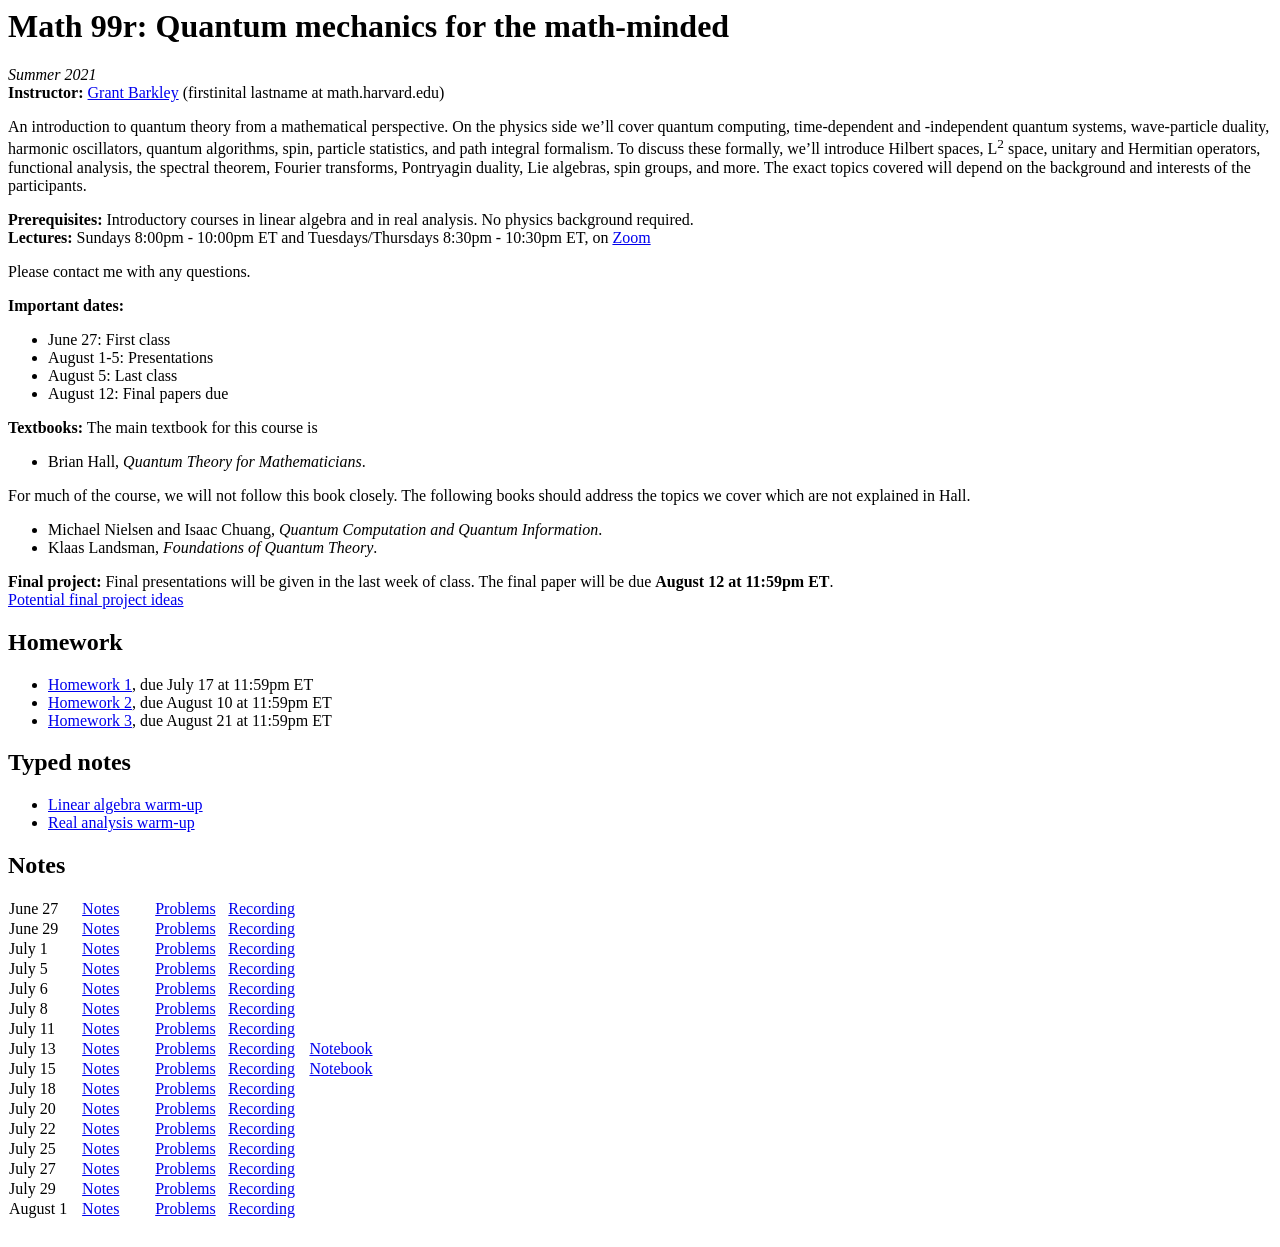
<file: qmmm21/index.html>
<html>
<head>
		<meta name="author" content="Grant Barkley">
		<meta name="description" content="QM for the MM Summer 2021">
		<title>QMMM 2021</title>
		<link rel="icon" href="https://www.harvard.edu/wp-content/uploads/2020/10/cropped-logo-branding-compressed-150x150.png" sizes="32x32">
		<link rel="icon" href="https://www.harvard.edu/wp-content/uploads/2020/10/cropped-logo-branding-compressed-300x300.png" sizes="192x192">
		<link rel="apple-touch-icon" href="https://www.harvard.edu/wp-content/uploads/2020/10/cropped-logo-branding-compressed-190x190.png">
		<meta name="msapplication-TileImage" content="https://www.harvard.edu/wp-content/uploads/2020/10/cropped-logo-branding-compressed-300x300.png">
</head>
<body>
<div>
<h1>Math 99r: Quantum mechanics for the math-minded</h1>
</div>
<div>
<em>Summer 2021</em>
<br /><strong>Instructor:</strong> <a href="../">Grant Barkley</a> (firstinital lastname at math.harvard.edu)
</div>
<div>
<p>An introduction to quantum theory from a mathematical perspective. On the physics side we&rsquo;ll cover quantum computing, time-dependent and -independent quantum systems, wave-particle duality, harmonic oscillators, quantum algorithms, spin, particle statistics, and path integral formalism. To discuss these formally, we&rsquo;ll introduce Hilbert spaces, L<sup>2</sup> space, unitary and Hermitian operators, functional analysis, the spectral theorem, Fourier transforms, Pontryagin duality, Lie algebras, spin groups, and more. The exact topics covered will depend on the background and interests of the participants.</p>
</div>
<div>
<p><strong>Prerequisites:</strong> Introductory courses in linear algebra and in real analysis. No physics background required.<br /><strong>Lectures:</strong> Sundays 8:00pm - 10:00pm ET and Tuesdays/Thursdays 8:30pm - 10:30pm ET, on <a href="https://harvard.zoom.us/j/99271602274">Zoom</a></p>
</div>
<div>
<p>Please contact me with any questions.</p>
</div>
<div>
<p><strong>Important dates:</strong></p>
<ul>
<li>June 27: First class</li>
<li>August 1-5: Presentations</li>
<li>August 5: Last class</li>
<li>August 12: Final papers due</li>
</ul>
<p><strong>Textbooks:</strong> The main textbook for this course is</p>
<ul>
<li>Brian Hall, <em>Quantum Theory for Mathematicians</em>.</li>
</ul>
<p>For much of the course, we will not follow this book closely. The following books should address the topics we cover which are not explained in Hall.</p>
<ul>
<li>Michael Nielsen and Isaac Chuang, <em>Quantum Computation and Quantum Information</em>.</li>
<li>Klaas Landsman, <em>Foundations of Quantum Theory</em>.</li>
</ul>
<p><strong>Final project:</strong> Final presentations will be given in the last week of class. The final paper will be due <strong>August 12 at 11:59pm ET</strong>.
<br /><a href="ProjectIdeaList.pdf">Potential final project ideas</a></p>
<h2>Homework</h2>
<ul>
<li><a href="HW1.pdf">Homework 1</a>, due July 17 at 11:59pm ET</li>
<li><a href="HW2.pdf">Homework 2</a>, due August 10 at 11:59pm ET</li>
<li><a href="HW3.pdf">Homework 3</a>, due August 21 at 11:59pm ET</li>
</ul>
<h2>Typed notes</h2>
<ul>
<li><a href="VectorSpaces.pdf">Linear algebra warm-up</a></li>
<li><a href="Analysis.pdf">Real analysis warm-up</a></li>
</ul>
<h2>Notes</h2>
<table style="width: auto; border-collapse: collapse; border-style: hidden;" border="0">
<tbody>
<tr>
<td>June 27</td>
<td><a href="Note Jun 27, 2021.pdf">Notes</a></td>
<td><a href="PJun27.pdf">Problems</a></td>
<td><a href="https://harvard.zoom.us/rec/share/hr1fHN_zIXKXTaEk3ZhdRq1sppniLJnKdpZZBlMI5zSYxu4UsL2MmqT0nKqbWADw.h9-QAWkRU2MRugtv">Recording</a></td>
</tr>
<tr>
<td>June 29</td>
<td><a href="Note Jun 29, 2021.pdf">Notes</a></td>
<td><a href="PJun29.pdf">Problems</a></td>
<td><a href="https://harvard.zoom.us/rec/share/AhPYoU88gVY2PaKUWQ1G19r8rXQCD7Oo2h0eDwuhl2ghW7053Zv4fn6F7hRSC_wV.03tOYUvHHu8ktjsZ">Recording</a></td>
</tr>
<tr>
<td>July 1</td>
<td><a href="Note Jul 1, 2021.pdf">Notes</a></td>
<td><a href="PJul1.pdf">Problems</a></td>
<td><a href="https://harvard.zoom.us/rec/share/xLT1iJdRFMc3oXzWYzdBfb1PF0L0Df8F4DQ0P7TVloOqa0CcjBlNTkL0VMbkjVBP.RMdGEDKh1g-ooBfJ">Recording</a></td>
</tr>
<tr>
<td>July 5</td>
<td><a href="Note Jul 5, 2021.pdf">Notes</a></td>
<td><a href="PJul5.pdf">Problems</a></td>
<td><a href="https://harvard.zoom.us/rec/share/BiArN_oVxd3rSVff2hzfYe8i2kVp-CPor60ZO37l_2Gek7ky36iLj6dQBePJXUka.CKQMkVfWfWdnqAIe">Recording</a></td>
</tr>
<tr>
<td>July 6</td>
<td><a href="Note Jul 6, 2021.pdf">Notes</a></td>
<td><a href="PJul6.pdf">Problems</a></td>
<td><a href="https://harvard.zoom.us/rec/share/9pW7AA1F4kr91dRN-m4U4E9uUmEAXGcrs7ypQ08Dym_PRV6W6ScF8T842smK71Nk.1O5zq_YYD2AnSpCM">Recording</a></td>
</tr>
<tr>
<td>July 8</td>
<td><a href="Note Jul 8, 2021.pdf">Notes</a></td>
<td><a href="PJul8.pdf">Problems</a></td>
<td><a href="https://harvard.zoom.us/rec/share/UXzWAuhKnJGwzVsSzaIMjpnS5TzPdFecd6t5man_oC3CrQSr6piL0onvJ4QX7JpM.l6o6HBVr_Xiefc6W">Recording</a></td>
</tr>
<tr>
<td>July 11</td>
<td><a href="Note Jul 11, 2021.pdf">Notes</a></td>
<td><a href="PJul11.pdf">Problems</a></td>
<td><a href="https://harvard.zoom.us/rec/share/OYw2ZyKySIAWl0NFo83e58xFOWwzAn65bfYqt4Lx_c_zFEVyCuHXky_YLamGDzk.SK5WdOOIo22MoFFd">Recording</a></td>
</tr>
<tr>
<td>July 13</td>
<td><a href="Note Jul 13, 2021.pdf">Notes</a></td>
<td><a href="PJul13.pdf">Problems</a></td>
<td><a href="https://harvard.zoom.us/rec/share/kMunVM3A-GYAmNqmVb_nJKUYKQHnNKjut4HphveoUKFH4m486Bv4Zp6qyvtA6d1K.yeKlkxeJ79Szcf43">Recording</a></td>
<td>&nbsp;&nbsp;<a href="discreteparticle.nb">Notebook</a></td>
</tr>
<tr>
<td>July 15</td>
<td><a href="Note Jul 15, 2021.pdf">Notes</a></td>
<td><a href="PJul15.pdf">Problems</a></td>
<td><a href="https://harvard.zoom.us/rec/share/qWSeGdx-K8n47ECfbZnbVabRQGbu3BWT64NtMUcv82Ljrybd-q0i1YTHakcrCVIw.mannoIJPsiUOB2Lz">Recording</a></td>
<td>&nbsp;&nbsp;<a href="discreteparticletime.nb">Notebook</a></td>
</tr>
<tr>
<td>July 18</td>
<td><a href="Note Jul 18, 2021.pdf">Notes</a></td>
<td><a href="PJul18.pdf">Problems</a></td>
<td><a href="https://harvard.zoom.us/rec/share/NH1aXAl-VsL787gNw-vQw9bkc3yHhgo8E8mIwy5PAFJw2FXOpdadDd_JCHZP5Mha.WnmIRvGF37Jcnwxu">Recording</a></td>
</tr>
<tr>
<td>July 20</td>
<td><a href="Note Jul 20, 2021.pdf">Notes</a></td>
<td><a href="PJul20.pdf">Problems</a></td>
<td><a href="https://harvard.zoom.us/rec/share/uBTFrrmz6Ds2Zch96OlHeTHKQ0nb-M97pfvqEmYJ1Dv3rIIFo4u6HRV2WIvnph-O.r8jWMCCAdFADLmuI">Recording</a></td>
</tr>
<tr>
<td>July 22</td>
<td><a href="Note Jul 22, 2021.pdf">Notes</a></td>
<td><a href="PJul22.pdf">Problems</a></td>
<td><a href="https://harvard.zoom.us/rec/share/vhpDDx-vk8bOVrvo5s3VPxRQpZh1Y1r_aS6Y0A8zhx638y7pYfh-vv8PUBtjs2xM.HGJ4s6XQ4UWblLil">Recording</a></td>
</tr>
<tr>
<td>July 25</td>
<td><a href="Note Jul 25, 2021.pdf">Notes</a></td>
<td><a href="PJul25.pdf">Problems</a></td>
<td><a href="https://harvard.zoom.us/rec/share/_7r5DEAssMLT1pm6s142zzqZNMFfTvgXOdX4iCiija4v7eQWhslp9rgnLSxSDRLv.NmcWP_PdT7MT24Jd">Recording</a></td>
</tr>
<tr>
<td>July 27</td>
<td><a href="Note Jul 27, 2021.pdf">Notes</a></td>
<td><a href="PJul27.pdf">Problems</a></td>
<td><a href="https://harvard.zoom.us/rec/share/LGtyo3cGd6LbJUCcg4lGZAPtjhLW4OgYrwH9GD9zSCJtnDw2rVyDARxWivrd4o3v.MWwIVnsGaHpcejp_">Recording</a></td>
</tr>
<tr>
<td>July 29</td>
<td><a href="Note Jul 29, 2021.pdf">Notes</a></td>
<td><a href="PJul29.pdf">Problems</a></td>
<td><a href="https://harvard.zoom.us/rec/share/AfTGI0p4XY5w3bMWQz2Qgq--N0GNtyFy8HxBpTSLznr_bH013J02ZahbQ6kxIkJQ.bWjPh0pmgVJUMJbA">Recording</a></td>
</tr>
<tr>
<td>August 1</td>
<td><a href="Note Aug 1, 2021.pdf">Notes</a></td>
<td><a href="PAug1.pdf">Problems</a></td>
<td><a href="https://harvard.zoom.us/rec/share/Ow0hip2j1njxZKhskeUIc40cHsxZ4foZg9SgcZaDA8OrBRjwAok5vPyRnjnIICYQ.pYQ8KzJRLiNelhkk">Recording</a></td>
</tr>
<tr>
<td style="width: 20%;">&nbsp;</td>
<td style="width: 20%;">&nbsp;</td>
<td style="width: 20%;">&nbsp;</td>
<td style="width: 20%;">&nbsp;</td>
<td style="width: 20%;">&nbsp;</td>
</tr>
</tbody>
</table>
</div>
</body>
</html>
</file>
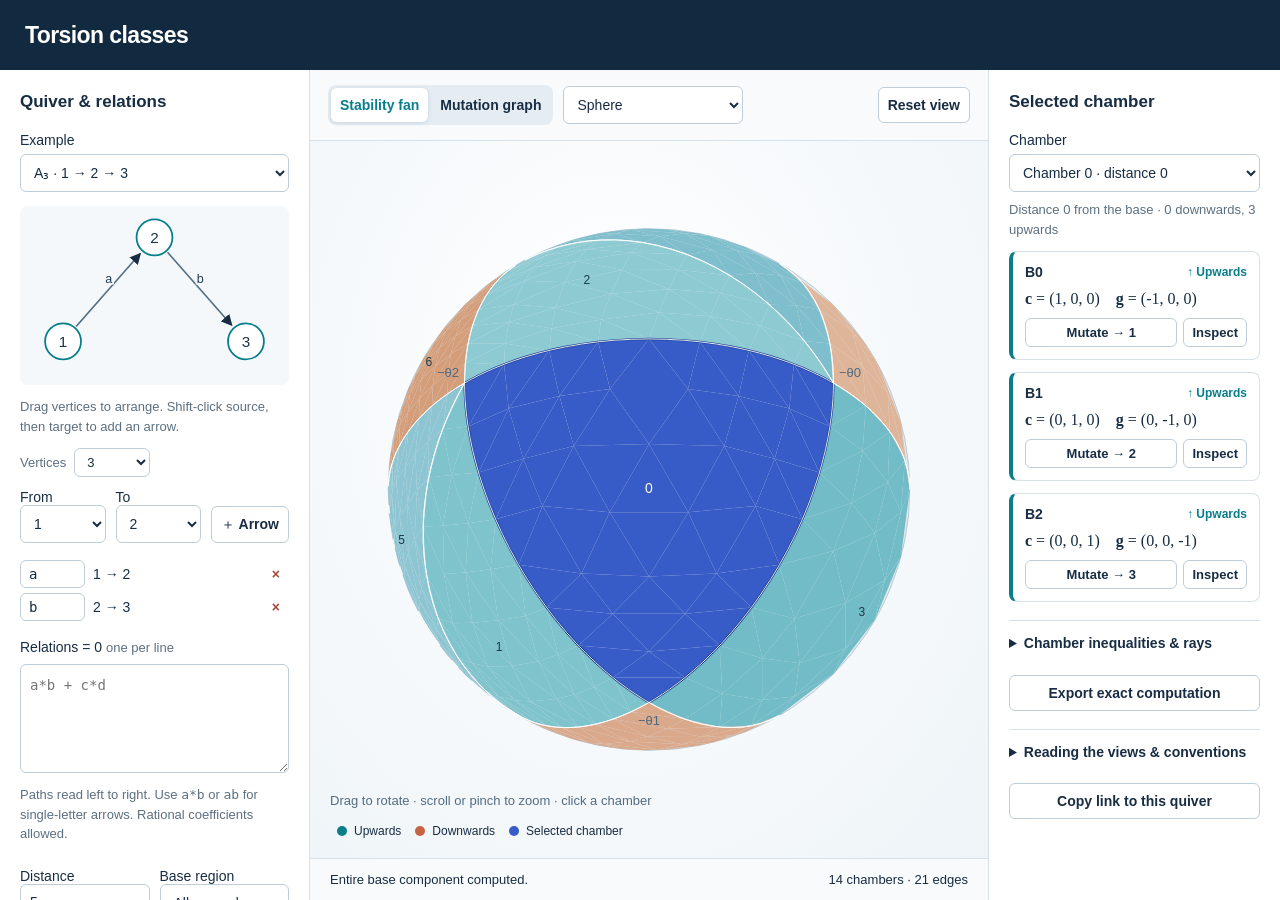
<file: apps/tilting/index.html>
<!doctype html>
<html lang="en"><head><meta charset="utf-8"><meta name="viewport" content="width=device-width,initial-scale=1"><title>Torsion classes</title><meta name="description" content="An offline laboratory for quiver representations, two-term simple-minded mutation, and stability chambers."><style>:root{font-family:Inter,Segoe UI,Arial,sans-serif;color:#182d43;background:#eaf0f5;font-size:16px;--line:#d7e1e9;--teal:#087e8b;--red:#c66345;--blue:#385cc7}*{box-sizing:border-box}body{margin:0}header{height:70px;background:#112a40;color:white;display:flex;align-items:center;justify-content:space-between;padding:0 25px;gap:18px}header strong{font-size:23px;letter-spacing:-.6px}.subtitle{font-size:14px;margin-left:22px;color:#b8cadb}.badge{font-size:13px;border:1px solid #496174;padding:7px 12px;border-radius:20px;white-space:nowrap}main{display:grid;grid-template-columns:310px minmax(360px,1fr) 292px;min-height:calc(100vh - 70px)}aside{background:#fff;padding:22px 20px;overflow:auto;max-height:calc(100vh - 70px)}.editor{border-right:1px solid var(--line)}.inspector{border-left:1px solid var(--line)}h2{font-size:17px;margin:0 0 20px;font-weight:650}label{font-size:14px;display:block;margin:12px 0 6px}button,input,select,textarea{font:inherit;font-size:14px;border:1px solid #bfcdd9;border-radius:6px;color:inherit;background:white;padding:9px;max-width:100%}button{cursor:pointer;font-weight:550;transition:background .12s}button:hover{background:#e7f0f5}button:disabled{opacity:.48;cursor:default}button:focus-visible,input:focus-visible,select:focus-visible,textarea:focus-visible,summary:focus-visible{outline:3px solid #92cbd3;outline-offset:2px}select,textarea,label>input,label>select{width:100%}textarea{resize:vertical;font-family:Consolas,monospace;line-height:1.6}.primary{background:var(--teal);color:white;border-color:var(--teal);width:100%;margin-top:18px;padding:12px}.primary:hover{background:#086a74}.hint{font-size:13px;line-height:1.5;color:#5c7081;margin:8px 0 12px}.add-arrow,.twocol{display:grid;grid-template-columns:1fr 1fr;gap:10px}.add-arrow{grid-template-columns:1fr 1fr auto;align-items:end}.add-arrow label{margin:0}.add-arrow button{height:37px}.arrow-list{max-height:165px;overflow:auto;margin:12px 0}.arrow-row{display:flex;align-items:center;gap:8px;margin:5px 0;font-size:14px}.arrow-row input{width:65px;padding:5px 8px;font-family:Consolas,monospace}.arrow-row button{margin-left:auto;border:0;padding:3px 9px;color:#a54939}#quiver{width:100%;touch-action:none;background:#f4f8fa;border-radius:8px;margin-top:14px}#quiver .vertex{cursor:grab}details{border-top:1px solid var(--line);margin-top:18px;padding-top:12px;font-size:14px;line-height:1.55}summary{cursor:pointer;font-weight:550}.workspace{display:flex;flex-direction:column;min-width:0;height:calc(100vh - 70px);min-height:580px}.viewbar{display:flex;align-items:center;gap:10px;flex-wrap:wrap;padding:15px 18px;background:#f8fafc;border-bottom:1px solid var(--line)}.tabs{display:flex;gap:3px;background:#e5edf3;padding:3px;border-radius:8px}.tabs button{border:0;background:transparent;white-space:nowrap}.tabs [aria-selected=true]{background:white;box-shadow:0 1px 4px #152f4820;color:var(--teal)}#projection{width:auto;max-width:220px}.viewbar>button{margin-left:auto}.canvas-wrap{position:relative;flex:1;min-height:350px;overflow:hidden;background:radial-gradient(ellipse at 45% 35%,#fff,#eef4f8)}canvas{width:100%;height:100%;display:block;touch-action:none}.viewhint{position:absolute;bottom:50px;left:20px;font-size:13px;color:#536b80;pointer-events:none}.legend{position:absolute;bottom:20px;left:20px;display:flex;align-items:center;gap:7px;font-size:12px;pointer-events:none}.swatch{display:inline-block;width:10px;height:10px;border-radius:50%;margin-left:7px}.up{background:var(--teal)}.down{background:var(--red)}.selected{background:var(--blue)}#emptyState{position:absolute;inset:0;display:grid;place-content:center;color:#64798b;pointer-events:none;font-size:15px}.statusbar{display:flex;justify-content:space-between;gap:15px;padding:13px 20px;font-size:13px;background:#f8fafc;border-top:1px solid var(--line)}#status{overflow-wrap:anywhere}.notice{font-size:14px;line-height:1.5;padding:12px 20px;background:#fff0d4;color:#79541e;max-height:140px;overflow:auto}#error{color:#ad352b;font-size:14px;line-height:1.5;overflow-wrap:anywhere}.label-card{border:1px solid var(--line);border-left:4px solid var(--teal);border-radius:8px;margin:12px 0;padding:12px}.label-card.downward{border-left-color:var(--red)}.label-card.active{background:#f0f6ff;border-color:#385cc7}.label-top{display:flex;justify-content:space-between;align-items:center;font-size:14px}.direction{font-size:12px;font-weight:600;color:var(--teal)}.downward .direction{color:var(--red)}.dim{font-size:20px;font-family:Cambria,Georgia,serif;margin:8px 0}.label-actions{display:flex;gap:6px}.label-actions button{font-size:13px;padding:6px 8px}.label-actions button:first-child{flex:1}.matrix{font-family:Consolas,monospace;white-space:pre;overflow:auto;background:#f2f6f9;padding:9px;border-radius:5px;font-size:13px}.arrow-matrix{margin-top:12px;font-size:14px}#brickDetail h3{font-size:15px;margin:20px 0 8px}#geometry{font-size:13px;overflow:auto}#export{width:100%;margin-top:20px}.help p{font-size:13px;color:#526779}.busy #compute{opacity:.6}#stop{width:100%;margin-top:8px;color:#9b422d}code{font-family:Consolas,monospace}[hidden]{display:none!important}@media(min-width:1500px){main{grid-template-columns:330px minmax(400px,1fr) 320px}}@media(max-width:1050px){main{grid-template-columns:275px minmax(350px,1fr)}.inspector{grid-column:1/-1;max-height:none;border-top:1px solid var(--line);display:block}.inspector #labels{display:grid;grid-template-columns:repeat(3,1fr);gap:12px}.workspace{height:740px}.editor{max-height:740px}.subtitle{display:none}}@media(max-width:660px){header{height:auto;min-height:64px;padding:14px}.badge{font-size:12px}header strong{font-size:20px}main{display:flex;flex-direction:column}.editor{max-height:none}.workspace{height:650px;min-height:500px}.inspector #labels{display:block}.viewbar{padding:10px;gap:7px}#projection{max-width:165px}.statusbar{flex-wrap:wrap}.canvas-wrap{min-height:400px}}

.mutation-issue{font-size:13px;line-height:1.45;color:#8a4826;background:#fff0df;padding:8px;border-radius:4px;overflow-wrap:anywhere}

.share-controls{margin-top:20px}.share-controls button{width:100%}



.cover-vectors{display:flex;flex-wrap:wrap;gap:6px 16px;margin:10px 0;font:16px Cambria,Georgia,serif}.cover-vectors>span{white-space:nowrap}

.vertex-controls{display:flex;align-items:center;gap:8px;margin:0 0 12px}.vertex-controls label{margin:0;color:#5c7081;font-size:13px}.vertex-controls select{width:76px;padding:5px 8px;font-size:13px}
</style></head>
<body>
<header><div><strong>Torsion classes</strong></div></header>
<main>
<aside class="editor">
<h2>Quiver &amp; relations</h2>
<label for="preset">Example</label><select id="preset"><option value="a3">A₃ · 1 → 2 → 3</option><option value="preA3">Preprojective A₃</option><option value="preA4">Preprojective A₄</option><option value="affine">Affine preprojective Ã₂</option><option value="markov">Markov quiver Jacobian algebra</option><option value="preMarkov">Preprojective Markov</option><option value="kronecker">Kronecker</option><option value="loop">Loop x³ = 0</option><option value="paths">Parallel paths · ab + cd</option><option value="empty">No arrows</option></select>
<svg id="quiver" viewBox="0 0 300 200" aria-label="Quiver editor. Drag a vertex to move it; shift-click two vertices to add an arrow."><defs><marker id="arrow" viewBox="0 0 10 10" refX="9" refY="5" markerWidth="7" markerHeight="7" orient="auto"><path d="M0 0L10 5L0 10z" fill="currentColor"/></marker></defs><path d="M64 138L143 48M163 48L242 138" fill="none" stroke="#64748b" stroke-width="2" marker-end="url(#arrow)"/><g fill="#fff" stroke="#147c85" stroke-width="2"><circle cx="52" cy="153" r="20"/><circle cx="153" cy="30" r="20"/><circle cx="253" cy="153" r="20"/></g><g text-anchor="middle" fill="#163048" font-size="16"><text x="52" y="159">1</text><text x="153" y="36">2</text><text x="253" y="159">3</text><text x="85" y="82">a</text><text x="221" y="82">b</text></g></svg>
<p class="hint">Drag vertices to arrange. Shift-click source, then target to add an arrow.</p>
<div class="vertex-controls"><label for="vertices">Vertices</label><select id="vertices" aria-label="Number of vertices"><option value="3" selected>3</option></select></div>
<div class="add-arrow"><label>From<select id="from"><option>1</option><option>2</option><option>3</option></select></label><label>To<select id="to"><option>2</option><option>1</option><option>3</option></select></label><button id="addArrow" title="Add arrow">＋ Arrow</button></div>
<div id="arrows" class="arrow-list"></div>
<label for="relations">Relations = 0 <span class="hint">one per line</span></label><textarea id="relations" rows="4" spellcheck="false" placeholder="a*b + c*d"></textarea>
<p class="hint">Paths read left to right. Use <code>a*b</code> or <code>ab</code> for single-letter arrows. Rational coefficients allowed.</p>

<div class="twocol"><label>Distance<input id="radius" type="number" min="0" max="12" value="5"></label><label>Base region<select id="base"><option value="-1">All upwards · zero</option><option value="1">All downwards · full</option><option value="0">Both base regions</option></select></label></div>
<details><summary>Computation limits</summary><p class="hint">Start with the defaults. If a mutation hits a limit, its label tells you which one. You can raise that limit and compute again; larger limits may need more time or memory.</p><div class="twocol"><label>Max module dimension<input id="maxdim" type="number" min="3" max="256" value="64"></label><label>Time limit (seconds)<input id="seconds" type="number" min="5" max="600" value="60"></label></div><div class="twocol"><label>Stored matrix entries (millions)<input id="matrixEntries" type="number" min="0.1" max="8" step="0.1" value="2"></label><label>Extension rounds<input id="maxrounds" type="number" min="1" max="256" value="32"></label></div><p class="hint"><strong>Max module dimension</strong> limits the sum of the entries in a module’s dimension vector. For example, (2, 3, 1) has total dimension 6.</p><p class="hint"><strong>Stored matrix entries</strong> limits the size of the linear-algebra calculations. Raising it allows larger calculations, but uses more memory.</p><p class="hint"><strong>Extension rounds</strong> limits how many times a single mutation can enlarge a module while searching for its result. Some mutations need several rounds; others may never finish.</p><p class="hint">If one mutation hits a size or round limit, the app skips that direction and tries the others. The time limit and <strong>Stop computation</strong> end the whole search and keep the results found so far.</p><p class="hint"><strong>Resource limit</strong> means the app could not finish that calculation. It does not mean the mutation is mathematically impossible.</p><details><summary>Additional safeguards</summary><p class="hint">The app also limits each search to 1,200 chambers and checks for very large exact coefficients during elimination (over 2,500 digits in a pivot row). For sparse matrices, the storage limit counts nonzero entries; for dense matrices, it counts all entries. Entries created during calculation count too.</p></details></details>

<button id="compute" class="primary">Compute chambers</button><button id="stop" hidden>Stop computation</button>
<p id="error" role="alert"></p>
</aside>
<section class="workspace"><div class="viewbar"><div class="tabs" role="tablist" aria-label="View"><button id="fanTab" role="tab" aria-selected="true">Stability fan</button><button id="graphTab" role="tab" aria-selected="false">Mutation graph</button></div><select id="projection" aria-label="Fan projection"><option value="sphere">Sphere</option><option value="slice">Slice θ₀ + θ₁ + θ₂ = −1</option></select><button id="resetView">Reset view</button></div>
<div class="canvas-wrap"><canvas id="scene" aria-label="Interactive stability fan. Select a chamber or use the chamber selector." tabindex="0"></canvas><div id="emptyState">Choose a quiver and compute its chambers.</div><div class="viewhint" id="viewhint">Drag to rotate · scroll or pinch to zoom · click a chamber</div><div class="legend"><span class="swatch up"></span> Upwards <span class="swatch down"></span> Downwards <span class="swatch selected"></span> Selected chamber</div></div>
<div class="statusbar"><span id="status" role="status">Ready</span><span id="counts">0 chambers · 0 edges</span></div><div id="notice" class="notice" hidden></div>
</section>
<aside class="inspector"><h2>Selected chamber</h2><label for="chamber">Chamber</label><select id="chamber"><option>No computation yet</option></select><p id="chamberInfo" class="hint">Each label corresponds to one possible mutation.</p><div id="labels"></div><div id="brickDetail"></div><details><summary>Chamber inequalities &amp; rays</summary><div id="geometry"></div></details><button id="export" disabled>Export exact computation</button><details class="help"><summary>Reading the views &amp; conventions</summary>
<p><strong>Chambers and mutations.</strong> Each graph node is a chamber. An edge joins two chambers related by one mutation. The fan shows the corresponding regions in stability space. Click a chamber in either view to see its labels.</p>
<p><strong>Distance.</strong> This is the number of mutation steps from your chosen base region, counting steps in either direction. For example, distance 2 asks for chambers reachable in at most two steps. If some calculations are unfinished, a shorter route to a displayed chamber may still be missing.</p>
<p><strong>Brick labels.</strong> Each chamber has one label per vertex, one for each mutation direction. Each card shows its signed dimension vector <strong>c</strong> (positive for an upwards label, negative for a downwards label) and the corresponding chamber ray <strong>g</strong>. The absolute values of the entries of <strong>c</strong> are the brick’s dimensions at the vertices. Different bricks can have the same dimensions: choose <strong>Inspect</strong> to see the arrow matrices that distinguish them.</p>
<p><strong>Upwards and downwards.</strong> These describe the mutation direction, not the label’s position on screen. Graph arrows point in the upwards direction. The base selector starts you with all labels upwards, all three downwards, or both. With both selected, distance is measured from the nearer base.</p>
<p><strong>Reading the fan.</strong> For two vertices, the fan shows regions in the θ₀–θ₁ plane. For three vertices, the sphere shows where each chamber meets a sphere centered at the origin. Rotate it to see the other side. The slice view cuts the chambers with a plane; chambers that miss the plane are absent, and unbounded intersections extend beyond the visible window.</p>
<details><summary>Mathematical notation and scope</summary>
<p>Write a two-term simple-minded collection as D ∪ U[1], where D contains the downwards labels and U contains the upwards labels before shifting. For the cone formulas, form C with the dimension vectors of D as positive columns and those of U as negative columns. The c-vectors on the cards are the negatives of these columns.</p>
<p>A stability parameter θ lies in the displayed cone when Cᵀθ ≥ 0. The columns of C⁻ᵀ are its ray directions. These inequalities and rays appear above under <strong>Chamber inequalities &amp; rays</strong>.</p>
<p>The computation starts from the vertex simple modules and explores their finite extensions. These are nilpotent representations: all sufficiently long paths act as zero. The algebra itself may be infinite-dimensional; the app does not impose a fixed maximum path length or require admissible relations.</p>
</details></details><div class="share-controls"><button id="copyLink" type="button">Copy link to this quiver</button></div><p id="shareStatus" class="hint" role="status"></p><textarea id="shareLink" readonly hidden rows="3" aria-label="Link to current quiver and relations"></textarea></aside>
</main>
<script id="worker-source" type="text/plain">/* Exact rational quiver representations. Shared by the offline worker and Node tests. */
'use strict';
const TorsionEngine = (()=>{
const Z=[0n,1n], O=[1n,1n];
const gcd=(a,b)=>{a=a<0n?-a:a;while(b){const c=a%b;a=b;b=c;}return a;};
function q(n,d=1n){n=BigInt(n);d=BigInt(d);if(!d)throw Error('Division by zero');if(!n)return Z;if(d<0n){n=-n;d=-d;}if(d===1n)return [n,d];const g=gcd(n,d);return [n/g,d/g];}
const plus=(a,b)=>!a[0]?b:!b[0]?a:a[1]===b[1]?q(a[0]+b[0],a[1]):q(a[0]*b[1]+b[0]*a[1],a[1]*b[1]);
const neg=a=>a[0]?[-a[0],a[1]]:Z;
const minus=(a,b)=>plus(a,neg(b));
const times=(a,b)=>!a[0]||!b[0]?Z:q(a[0]*b[0],a[1]*b[1]);
const divide=(a,b)=>q(a[0]*b[1],a[1]*b[0]);
const str=a=>a[1]===1n?String(a[0]):`${a[0]}/${a[1]}`;
const read=s=>{const p=String(s).split('/');if(!/^[+-]?\d+$/.test(p[0])||p.length>2||(p.length===2&&!/^\d+$/.test(p[1])))throw Error(`Invalid rational coefficient: ${s}`);return q(p[0],p[1]??1);};
let budget=null;
class Limit extends Error {constructor(message,scope='edge'){super(message);this.kind='limit';this.scope=scope;}}
function tick(){if(budget&&Date.now()>budget.until)throw new Limit('Time limit reached. The displayed neighborhood is incomplete.','search');}
function mat(r,c,a){tick();const cap=budget?.matrixEntries??2000000;if(r*c>cap)throw new Limit(`Linear system size limit: ${r} × ${c} = ${r*c} entries exceeds ${cap}.`);return {r,c,a:a||Array(r*c).fill(Z)};}
function sparse(r,c){tick();return {r,c,rows:Array.from({length:r},()=>new Map()),nnz:0};}
function system(r,c){return budget?.solver!=='dense'&&r*c>=4096?sparse(r,c):mat(r,c);}
const at=(A,i,j)=>A.rows?(A.rows[i].get(j)||Z):A.a[i*A.c+j];
const put=(A,i,j,x)=>{if(!A.rows){A.a[i*A.c+j]=x;return;}const row=A.rows[i],had=row.has(j);if(x[0]){row.set(j,x);if(!had)A.nnz++;}else if(had){row.delete(j);A.nnz--;}if(A.nnz>(budget?.matrixEntries??2000000))throw new Limit(`Sparse linear system storage limit: ${A.nnz} nonzero entries.`);};
const id=n=>{let A=mat(n,n);for(let i=0;i<n;i++)put(A,i,i,O);return A;};
const trans=A=>{if(!A.rows)return mat(A.c,A.r,Array.from({length:A.r*A.c},(_,k)=>at(A,k%A.r,Math.floor(k/A.r))));const B=sparse(A.c,A.r);A.rows.forEach((row,i)=>row.forEach((v,j)=>put(B,j,i,v)));return B;};
function mul(A,B){if(A.c!==B.r)throw Error('Matrix shape mismatch');const C=mat(A.r,B.c);for(let i=0;i<A.r;i++)for(let k=0;k<A.c;k++){let x=at(A,i,k);if(x[0])for(let j=0;j<B.c;j++)if(at(B,k,j)[0])put(C,i,j,plus(at(C,i,j),times(x,at(B,k,j))));}return C;}
const sum=(A,B)=>mat(A.r,A.c,A.a.map((x,i)=>plus(x,B.a[i])));
const scale=(A,c)=>{if(!A.rows)return mat(A.r,A.c,A.a.map(x=>times(x,c)));const B=sparse(A.r,A.c);A.rows.forEach((row,i)=>row.forEach((v,j)=>put(B,i,j,times(v,c))));return B;};
const col=(A,j)=>Array.from({length:A.r},(_,i)=>at(A,i,j));
const cols=(vs,r)=>mat(r,vs.length,Array.from({length:r*vs.length},(_,k)=>vs[k%vs.length][Math.floor(k/vs.length)]));
const aug=(A,B)=>{if(A.r!==B.r)throw Error('Augmentation mismatch');if(A.rows||B.rows){const C=sparse(A.r,A.c+B.c);for(const [M,off] of [[A,0],[B,A.c]])for(let i=0;i<M.r;i++){if(M.rows)M.rows[i].forEach((v,j)=>put(C,i,j+off,v));else for(let j=0;j<M.c;j++)if(at(M,i,j)[0])put(C,i,j+off,at(M,i,j));}return C;}return mat(A.r,A.c+B.c,Array.from({length:A.r*(A.c+B.c)},(_,k)=>{const i=Math.floor(k/(A.c+B.c)),j=k%(A.c+B.c);return j<A.c?at(A,i,j):at(B,i,j-A.c);}));};
function sparseRref(A){
 const B=sparse(A.r,A.c);for(let i=0;i<A.r;i++){if(A.rows)A.rows[i].forEach((v,j)=>put(B,i,j,v));else for(let j=0;j<A.c;j++)if(at(A,i,j)[0])put(B,i,j,at(A,i,j));}
 const rows=B.rows,piv=[];let h=0;
 for(let j=0;j<A.c&&h<A.r;j++){
  tick();let k=-1;for(let i=h;i<A.r;i++)if(rows[i].has(j)&&(k<0||rows[i].size<rows[k].size))k=i;
  if(k<0)continue;[rows[h],rows[k]]=[rows[k],rows[h]];const p=rows[h].get(j);
  for(const [c,v] of rows[h])rows[h].set(c,divide(v,p));
  for(let i=0;i<A.r;i++)if(i!==h&&rows[i].has(j)){const x=rows[i].get(j);for(const [c,v] of rows[h])put(B,i,c,minus(rows[i].get(c)||Z,times(x,v)));}
  if([...rows[h].values()].some(x=>x[0].toString().length>2500))throw new Limit('Exact coefficient size limit reached.');piv.push(j);h++;
 }
 return {m:B,piv};
}
function rref(A){tick();if(A.rows||(budget?.solver!=='dense'&&A.r*A.c>=4096&&A.a.filter(x=>x[0]).length<A.r*A.c*.2))return sparseRref(A);let rows=Array.from({length:A.r},(_,i)=>A.a.slice(i*A.c,(i+1)*A.c)),piv=[],h=0;for(let j=0;j<A.c&&h<A.r;j++){tick();let k=h;while(k<A.r&&!rows[k][j][0])k++;if(k===A.r)continue;[rows[h],rows[k]]=[rows[k],rows[h]];const p=rows[h][j];for(let c=j;c<A.c;c++)rows[h][c]=divide(rows[h][c],p);for(let i=0;i<A.r;i++)if(i!==h&&rows[i][j][0]){let x=rows[i][j];for(let c=j;c<A.c;c++)rows[i][c]=minus(rows[i][c],times(x,rows[h][c]));}if(rows[h].some(x=>x[0].toString().length>2500))throw new Limit('Exact coefficient size limit reached.');piv.push(j);h++;}return {m:mat(A.r,A.c,rows.flat()),piv};}
const rank=A=>rref(A).piv.length;
function nullspace(A){const {m,piv}=rref(A),out=[];for(let j=0;j<A.c;j++)if(!piv.includes(j)){const v=Array(A.c).fill(Z);v[j]=O;piv.forEach((p,i)=>v[p]=neg(at(m,i,j)));out.push(v);}return out;}
function solve(A,B){const {m,piv}=rref(aug(A,B));if(piv.some(p=>p>=A.c))throw Error('Inconsistent exact linear system');const X=mat(A.c,B.c);piv.forEach((p,i)=>{for(let j=0;j<B.c;j++)put(X,p,j,at(m,i,A.c+j));});return X;}
const columnBasis=A=>{const {piv}=rref(A);return cols(piv.map(j=>col(A,j)),A.r);};
function addBasis(basis,v){v=v.slice();for(const b of basis){if(v[b.p][0]){const c=v[b.p];v=v.map((x,i)=>minus(x,times(c,b.v[i])));}}const p=v.findIndex(x=>x[0]);if(p<0)return false;const d=v[p];v=v.map(x=>divide(x,d));basis.push({p,v});basis.sort((a,b)=>a.p-b.p);return true;}
const flatten=ms=>ms.flatMap(m=>m.a);
function unpack(v,shapes){let p=0;return shapes.map(([r,c])=>{const A=mat(r,c,v.slice(p,p+r*c));p+=r*c;return A;});}
const serialized=A=>Array.from({length:A.r},(_,i)=>A.a.slice(i*A.c,(i+1)*A.c).map(str));

function parseRelations(text,arrows){
 const names=new Set(arrows.map(a=>a.name)),relations=[];
 for(const [lineNo,line] of String(text).split(/[\n;]/).entries()){
  let s=line.replace(/#.*$/,'').replace(/\s/g,'');if(!s)continue;
  if(s.includes('=')){const parts=s.split('=');if(parts.length!==2||parts[1]!=='0')throw Error(`Relation ${lineNo+1}: write an expression, or expression = 0.`);s=parts[0];}
  if(!s)throw Error(`Relation ${lineNo+1} is empty.`);
  const pieces=s.match(/[+-]?[^+-]+/g);if(!pieces||pieces.join('')!==s)throw Error(`Relation ${lineNo+1}: invalid signs.`);
  let terms=[];
  for(let term of pieces){let sign=1;if(term[0]==='-'||term[0]==='+'){sign=term[0]==='-'?-1:1;term=term.slice(1);}let coeff=q(sign);const cm=term.match(/^(\d+(?:\/\d+)?)(?:\*)?/);if(cm){coeff=times(coeff,read(cm[1]));term=term.slice(cm[0].length);}
   if(!term)throw Error(`Relation ${lineNo+1}: a term must contain a path; constant relations do not preserve the vertex simples.`);
   let path=term.includes('*')?term.split('*'):names.has(term)?[term]:term.split('');
   if(path.some(n=>!names.has(n)))throw Error(`Relation ${lineNo+1}: unknown arrow in “${term}”. Use * between multi-character names.`);
   if(coeff[0])terms.push([str(coeff),path]);
  }
  if(terms.length)relations.push(terms);
 }
 return relations;
}
class Algebra{
 constructor(arrows,relations=[],n=3){this.arrows=arrows.map(a=>({...a}));this.n=n;if(!Number.isInteger(n)||n<1||n>7)throw Error("Choose 1 to 7 vertices.");this.names=new Map(arrows.map((a,i)=>[a.name,i]));if(this.names.size!==arrows.length)throw Error('Arrow names must be distinct.');if(arrows.some(a=>!/^[_A-Za-z][_A-Za-z0-9]*$/.test(a.name)||!Number.isInteger(a.s)||a.s<0||a.s>=n||!Number.isInteger(a.t)||a.t<0||a.t>=n))throw Error('Use named arrows between the selected vertices.');
 this.relations=relations.map((terms,i)=>{let endpoints=null;let ts=terms.map(([c,p])=>{p=p.map(x=>{if(!this.names.has(x))throw Error(`Unknown arrow: ${x}`);return this.names.get(x);});if(!p.length)throw Error('Empty path not supported in relations.');for(let j=1;j<p.length;j++)if(arrows[p[j-1]].t!==arrows[p[j]].s)throw Error(`Relation ${i+1}: consecutive arrows do not compose.`);let ep=[arrows[p[0]].s,arrows[p[p.length-1]].t];if(endpoints&&ep.join()!==endpoints.join())throw Error(`Relation ${i+1}: terms must have the same source and target.`);endpoints=ep;return {c:read(c),p};});return {s:endpoints[0],t:endpoints[1],terms:ts};});}
 opposite(){if(!this.op){this.op=new Algebra(this.arrows.map(a=>({...a,s:a.t,t:a.s})),this.relations.map(r=>r.terms.map(t=>[str(t.c),t.p.slice().reverse().map(i=>this.arrows[i].name)])),this.n);this.op.op=this;}return this.op;}
 simple(i){return new Rep(this,Array.from({length:this.n},(_,j)=>+(i===j)));}
}
let serial=0;
class Rep{
 constructor(A,d,maps){this.A=A;this.d=d.slice();this.uid=serial++;if(d.some(x=>!Number.isInteger(x)||x<0))throw Error('Invalid module dimensions');this.maps=maps||A.arrows.map(a=>mat(d[a.t],d[a.s]));if(this.maps.length!==A.arrows.length)throw Error('Missing arrow matrices');this.maps.forEach((m,i)=>{let a=A.arrows[i];if(m.r!==d[a.t]||m.c!==d[a.s])throw Error('Invalid arrow matrix shape');});for(const r of A.relations){let v=mat(d[r.t],d[r.s]);for(const t of r.terms)v=sum(v,scale(this.path(t.p,r.s),t.c));if(v.a.some(x=>x[0]))throw Error('Constructed module violates an entered relation.');}}
 path(p,s){let M=id(this.d[s]);for(const a of p)M=mul(this.maps[a],M);return M;}
 dual(){if(!this.dualRep){this.dualRep=new Rep(this.A.opposite(),this.d,this.maps.map(trans));this.dualRep.dualRep=this;}return this.dualRep;}
}
class Pair{
 constructor(X,Y){this.X=X;this.Y=Y;this.A=X.A;this.vs=X.d.map((d,i)=>[Y.d[i],d]);this.as=this.A.arrows.map(a=>[Y.d[a.t],X.d[a.s]]);let offset=shapes=>{let n=0;return shapes.map(([r,c])=>{let v=n;n+=r*c;return v;});};this.vo=offset(this.vs);this.ao=offset(this.as);this.n0=this.vs.reduce((n,[r,c])=>n+r*c,0);this.n1=this.as.reduce((n,[r,c])=>n+r*c,0);this.d0=system(this.n1,this.n0);
 this.A.arrows.forEach((a,ai)=>{for(let i=0;i<Y.d[a.t];i++)for(let j=0;j<X.d[a.s];j++){const row=this.ao[ai]+i*X.d[a.s]+j;for(let k=0;k<Y.d[a.s];k++){const c=this.vo[a.s]+k*X.d[a.s]+j;put(this.d0,row,c,plus(at(this.d0,row,c),at(Y.maps[ai],i,k)));}for(let k=0;k<X.d[a.t];k++){const c=this.vo[a.t]+i*X.d[a.t]+k;put(this.d0,row,c,minus(at(this.d0,row,c),at(X.maps[ai],k,j)));}}});}
 hom(){if(!this.h)this.h=nullspace(this.d0).map(v=>unpack(v,this.vs));return this.h;}
 ext(){if(this.e)return this.e;const X=this.X,Y=this.Y;let n2=this.A.relations.reduce((n,r)=>n+Y.d[r.t]*X.d[r.s],0),d1=system(n2,this.n1),off=0;
 for(const r of this.A.relations){for(const term of r.terms)for(let h=0;h<term.p.length;h++){let ai=term.p[h],a=this.A.arrows[ai],L=Y.path(term.p.slice(h+1),a.t),R=X.path(term.p.slice(0,h),r.s);for(let u=0;u<Y.d[r.t];u++)for(let v=0;v<X.d[r.s];v++)for(let i=0;i<Y.d[a.t];i++)if(at(L,u,i)[0])for(let j=0;j<X.d[a.s];j++)if(at(R,j,v)[0]){let row=off+u*X.d[r.s]+v,c=this.ao[ai]+i*X.d[a.s]+j;put(d1,row,c,plus(at(d1,row,c),times(term.c,times(at(L,u,i),at(R,j,v)))));}}off+=Y.d[r.t]*X.d[r.s];}
 const basis=[];for(let j=0;j<this.n0;j++)addBasis(basis,col(this.d0,j));const result=[];for(const v of nullspace(d1))if(addBasis(basis,v))result.push(v);this.e=result;return this.e;}
}
function extend(S,T,classes){const k=classes.length,d=T.d.map((v,i)=>v+k*S.d[i]),zz=classes.map(z=>unpack(z,S.A.arrows.map(a=>[T.d[a.t],S.d[a.s]]))),maps=S.A.arrows.map((a,ai)=>{const m=mat(d[a.t],d[a.s]);for(let i=0;i<T.d[a.t];i++)for(let j=0;j<T.d[a.s];j++)put(m,i,j,at(T.maps[ai],i,j));for(let h=0;h<k;h++){let r=T.d[a.t]+h*S.d[a.t],c=T.d[a.s]+h*S.d[a.s];for(let i=0;i<T.d[a.t];i++)for(let j=0;j<S.d[a.s];j++)put(m,i,c+j,at(zz[h][ai],i,j));for(let i=0;i<S.d[a.t];i++)for(let j=0;j<S.d[a.s];j++)put(m,r+i,c+j,at(S.maps[ai],i,j));}return m;});return new Rep(S.A,d,maps);}
class Engine{
 constructor(options={}){this.options={maxdim:64,maxrounds:32,seconds:60,maxstates:1200,matrixEntries:2000000,...options};this.pairs=new Map();this.registry=[];this.buckets=new Map();this.interned=new Map();this.mutations=new Map();this.stats={extensionRounds:0,approximationRounds:0};}
 pair(X,Y){if(X.A!==Y.A)throw Error('Different algebras');const key=`${X.uid}/${Y.uid}`;if(!this.pairs.has(key))this.pairs.set(key,new Pair(X,Y));return this.pairs.get(key);}
 guard(d,r=0){tick();if(d.reduce((a,b)=>a+b,0)>this.options.maxdim)throw new Limit('Module dimension limit reached. The displayed neighborhood is incomplete.');if(r>this.options.maxrounds)throw new Limit('Extension-round limit reached; termination is not established for this edge.');}
 universal(S,T){if(this.pair(S,T).hom().length)throw Error('Upwards labels are not Hom orthogonal');let M=T,round=0;while(true){const e=this.pair(S,M).ext();if(!e.length)return M;this.guard(M.d.map((d,i)=>d+e.length*S.d[i]),++round);M=extend(S,M,e);this.stats.extensionRounds++;if(!this.pair(S,S).ext().length)return M;}}
 approx(S,T){const ST=this.pair(S,T),hom=ST.hom(),zero=new Rep(S.A,S.d.map(()=>0));this.guard(S.d.map(d=>d*hom.length));let E=extend(S,zero,hom.map(()=>[])),f=T.d.map((d,i)=>cols(hom.flatMap(h=>Array.from({length:S.d[i]},(_,j)=>col(h[i],j))),d));if(!this.pair(S,S).ext().length)return {E,f};let rounds=0;
 while(true){const SE=this.pair(S,E),reps=SE.ext(),pushed=reps.map(z=>{let blocks=unpack(z,SE.as);return flatten(S.A.arrows.map((a,i)=>mul(f[a.t],blocks[i])));}),P=cols(pushed,ST.n1),ker=nullspace(aug(P,scale(ST.d0,q(-1)))),basis=[],coeff=[];for(let v of ker){v=v.slice(0,reps.length);if(addBasis(basis,v))coeff.push(v);}if(!coeff.length)return {E,f};this.guard(E.d.map((d,i)=>d+coeff.length*S.d[i]),++rounds);let classes=coeff.map(v=>Array.from({length:SE.n1},(_,i)=>v.reduce((s,c,j)=>plus(s,times(c,reps[j][i])),Z))),lifts=coeff.map(v=>unpack(solve(ST.d0,mul(P,cols([v],v.length))).a,ST.vs));E=extend(S,E,classes);f=f.map((fi,i)=>aug(fi,cols(lifts.flatMap(h=>Array.from({length:S.d[i]},(_,j)=>col(h[i],j))),T.d[i])));this.stats.approximationRounds++;}}
 kernel(X,f){let B=f.map(m=>cols(nullspace(m),m.c));return new Rep(X.A,B.map(m=>m.c),X.A.arrows.map((a,i)=>solve(B[a.t],mul(X.maps[i],B[a.s]))));}
 cokernel(Y,f){let B=f.map(m=>trans(cols(nullspace(trans(m)),m.r)));return new Rep(Y.A,B.map(m=>m.r),Y.A.arrows.map((a,i)=>trans(solve(trans(B[a.s]),trans(mul(B[a.t],Y.maps[i]))))));}
 opposite(S,T){const {E,f}=this.approx(S,T),r=f.map(rank),mono=r.every((r,i)=>r===E.d[i]),epi=r.every((r,i)=>r===T.d[i]);if(!mono&&!epi){const err=Error('Approximation has both kernel and cokernel: this mutation leaves the module-or-shift display.');err.kind='outside-two-term';throw err;}if(mono&&epi)throw Error('An isomorphism would remove a label');return mono?{sign:1,M:this.cokernel(T,f)}:{sign:-1,M:this.kernel(E,f)};}
 up(labels,pivot){const S=labels[pivot].M;return labels.map(({sign,M:T},i)=>{if(i===pivot)return {sign:1,M:S};const key=`${S.uid}/${sign}/${T.uid}`;if(!this.mutations.has(key))this.mutations.set(key,sign<0?{sign:-1,M:this.universal(S,T)}:this.opposite(S,T));return this.mutations.get(key);});}
 mutate(labels,pivot){return labels[pivot].sign<0?this.up(labels,pivot):this.up(labels.map(l=>({sign:-l.sign,M:l.M.dual()})),pivot).map(l=>({sign:-l.sign,M:l.M.dual()}));}
 iso(X,Y){if(X.d.join()!==Y.d.join()||X.A!==Y.A)return false;const h=this.pair(X,Y).hom();return h.length===1&&h[0].every((f,i)=>rank(f)===X.d[i]);}
 intern(M){if(this.interned.has(M))return this.interned.get(M);let key=M.d.join(),bucket=this.buckets.get(key)||[];for(const j of bucket)if(this.iso(M,this.registry[j])){this.interned.set(M,j);return j;}if(this.pair(M,M).hom().length!==1)throw Error('Mutation did not produce a scalar-endomorphism brick');let i=this.registry.length;this.registry.push(M);bucket.push(i);this.buckets.set(key,bucket);this.interned.set(M,i);return i;}
 canon(labels){return labels.map(l=>({sign:l.sign,id:this.intern(l.M)})).sort((a,b)=>a.sign-b.sign||a.id-b.id);}
 labels(ls){return ls.map(l=>({sign:l.sign,M:this.registry[l.id]}));}
 validate(ls){for(let i=0;i<ls.length;i++)for(let j=0;j<ls.length;j++)if(i!==j){let a=ls[i],b=ls[j];if((a.sign===b.sign||a.sign===1&&b.sign===-1)&&this.pair(a.M,b.M).hom().length)throw Error('Hom orthogonality failed');if(a.sign===1&&b.sign===-1&&this.pair(a.M,b.M).ext().length)throw Error('Cross Ext orthogonality failed');}const C=cols(ls.map(l=>l.M.d.map(d=>q(l.sign*d))),ls.length);const G=trans(solve(C,id(ls.length)));if(G.a.some(x=>x[1]!==1n))throw Error('Signed dimensions are not a unimodular basis');return {C,G};}
 explore(A,radius,base=-1,progress=()=>{}){if(!Number.isInteger(radius)||radius<0||radius>12)throw Error('Distance must be an integer from 0 to 12.');if(![-1,0,1].includes(base))throw Error('Invalid base');this.A=A;budget={until:Date.now()+1000*this.options.seconds,matrixEntries:this.options.matrixEntries,solver:this.options.solver};const states=[],byKey=new Map(),edges=[],edgeSet=new Set(),issues=[],queue=[],processed=new Set();let stopped='',done=0;
 const add=(labels,d)=>{let ls=this.canon(labels),key=ls.map(l=>`${l.sign}:${l.id}`).join('|');if(byKey.has(key))return byKey.get(key);if(states.length>=this.options.maxstates)throw new Limit('Chamber count limit reached.');let {C,G}=this.validate(this.labels(ls)),i=states.length;states.push({id:i,key,labels:ls,distance:d,C:serialized(C),rays:serialized(G),neighbors:Array(A.n).fill(null)});byKey.set(key,i);queue.push(i);return i;};
 const snapshot=()=>({states,edges,bricks:this.registry.map((M,id)=>({id,d:M.d,maps:M.maps.map(m=>({rows:m.r,cols:m.c,entries:m.a.map(str)}))})),issues,status:stopped||'Computing',processed:done,radius,base,stats:{...this.stats},completeRadius:false,closedComponent:false});
 try{
  for(const sign of base===0?[-1,1]:[base])add(Array.from({length:A.n},(_,i)=>({sign,M:A.simple(i)})),0);progress(snapshot());
  for(let cursor=0;cursor<queue.length;cursor++){
   tick();const stateId=queue[cursor],st=states[stateId],labels=this.labels(st.labels);
   for(let pivot=0;pivot<A.n;pivot++){
    if(st.neighbors[pivot]?.target!==undefined){const dst=st.neighbors[pivot].target;if(states[dst].distance>st.distance+1){states[dst].distance=st.distance+1;queue.push(dst);}continue;}
    try{
     const next=this.mutate(labels,pivot);this.validate(next);const ls=this.canon(next),key=ls.map(l=>`${l.sign}:${l.id}`).join('|');let dst=byKey.get(key);
     if(dst===undefined&&st.distance<radius)dst=add(next,st.distance+1);
     if(dst!==undefined){
      st.neighbors[pivot]={target:dst};
      // A successful mutation also certifies its inverse, even if the reverse
      // computation previously exhausted a resource limit.
      const back=states[dst].labels.findIndex(l=>l.id===st.labels[pivot].id&&l.sign===-st.labels[pivot].sign);
      if(back<0)throw Error('Mutated pivot label missing');states[dst].neighbors[back]={target:stateId};
      if(states[dst].distance>st.distance+1){states[dst].distance=st.distance+1;queue.push(dst);}
      if(st.distance>states[dst].distance+1){st.distance=states[dst].distance+1;queue.push(stateId);}
      const k=[Math.min(stateId,dst),Math.max(stateId,dst)].join('/');if(!edgeSet.has(k)){edgeSet.add(k);edges.push({source:stateId,target:dst,brick:st.labels[pivot].id});}
     }else st.neighbors[pivot]={outside:true};
    }catch(e){
     if(e.kind==='outside-two-term')st.neighbors[pivot]={blocked:true,message:e.message};
     else if(e instanceof Limit){st.neighbors[pivot]={limited:true,message:e.message};if(e.scope==='search')throw e;}
     else throw e; // Mathematical/programming invariant failures remain fatal.
    }
   }
   processed.add(stateId);done=processed.size;if(cursor%3===0)progress(snapshot());
  }
 }catch(e){if(!(e instanceof Limit))throw e;stopped=e.message;}finally{budget=null;}
 for(const st of states)st.neighbors.forEach((n,pivot)=>{if(n?.limited||n?.blocked)issues.push({state:st.id,pivot,kind:n.limited?'resource-limit':'outside-two-term',message:n.message});});
 let result=snapshot();result.completeRadius=!stopped&&!issues.length&&done===states.length;result.closedComponent=result.completeRadius&&states.every(s=>s.neighbors.every(n=>n&&n.target!==undefined));
 const limited=issues.filter(i=>i.kind==='resource-limit').length,blocked=issues.length-limited;
 result.status=stopped||(issues.length?`Search finished with ${limited} resource-limited and ${blocked} outside-two-term mutation directions; neighborhood incomplete.`:result.closedComponent?'Entire base component computed.':'Requested distance complete.');
 result.distanceCertified=result.completeRadius;
 return result;}
}
function run(config,progress){const A=new Algebra(config.arrows,parseRelations(config.relations||'',config.arrows),config.vertices??3),e=new Engine(config.limits);return e.explore(A,Number(config.radius),Number(config.base??-1),progress);}
return {run,Algebra,Rep,Engine,Pair,parseRelations,q,read,str,mat,id,at,put,rank,solve,nullspace,trans,mul,serialized};
})();
if(typeof module!=='undefined'&&module.exports)module.exports=TorsionEngine;
if(typeof self!=='undefined'&&typeof document==='undefined'&&typeof self.postMessage==='function')self.onmessage=ev=>{try{const result=TorsionEngine.run(ev.data,data=>self.postMessage({type:'progress',data}));self.postMessage({type:'done',data:result});}catch(e){self.postMessage({type:'error',message:e.message});}};

</script><script>'use strict';
function clipSlicePolygon(poly,a,b,c){const out=[],value=p=>a*p[0]+b*p[1]+c;for(let i=0;i<poly.length;i++){const p=poly[i],q=poly[(i+1)%poly.length],u=value(p),v=value(q);if(u>=0)out.push(p);if((u>=0)!==(v>=0)){const t=u/(u-v);out.push([p[0]+t*(q[0]-p[0]),p[1]+t*(q[1]-p[1])]);}}return out;}

function decodeQuiverQuery(search){
 const q=new URLSearchParams(search);if(!q.has('arrows'))return null;
 const encoded=q.get('arrows');if((search||'').length>100000)throw Error('This quiver link is too large.');
 const arrows=encoded?encoded.split(',').map(token=>{const m=token.match(/^([a-zA-Z])([1-9])([1-9])$/)||token.match(/^([a-zA-Z]):(\d+):(\d+)$/);if(!m)throw Error('Write arrows as a12 or a:10:11.');return {name:m[1],s:Number(m[2])-1,t:Number(m[3])-1};}):[];
 const p={v:1,vertices:q.has('vertices')?Number(q.get('vertices')):3,arrows,relations:q.get('relations')||'',radius:q.has('distance')?Number(q.get('distance')):4,base:q.get('base')==='both'?0:q.get('base')==='down'?1:-1};
 if(q.has('base')&&!['up','down','both'].includes(q.get('base')))throw Error('Base must be up, down, or both.');
 return decodeQuiverLink('#quiver='+encodeURIComponent(JSON.stringify(p)));
}
function encodeQuiverQuery(arrows,relations,radius,base,vertices=3){
 const used=new Set(arrows.filter(a=>/^[a-zA-Z]$/.test(a.name)).map(a=>a.name)),rename=new Map();
 for(const a of arrows){if(rename.has(a.name))throw Error('Arrow names must be distinct.');let name=a.name;if(!/^[a-zA-Z]$/.test(name)){name=[...'abcdefghijklmnopqrstuvwxyzABCDEFGHIJKLMNOPQRSTUVWXYZ'].find(c=>!used.has(c));if(!name)throw Error('Too many arrow names.');used.add(name);}rename.set(a.name,name);}
 const lines=relations.split(/[\n;]/).map(line=>line.replace(/#.*$/,'').replace(/\s/g,'')).filter(Boolean).map(line=>{
  line=line.replace(/=0$/,'');const terms=line.match(/[+-]?[^+-]+/g);if(!terms||terms.join('')!==line)throw Error('Check the relation syntax before copying a link.');
  return terms.map(term=>{let sign='';if(/^[+-]/.test(term)){sign=term[0];term=term.slice(1);}const match=term.match(/^(\d+(?:\/\d+)?)(?:\*)?/),coefficient=match?match[1]:'';if(match)term=term.slice(match[0].length);const path=term.includes('*')?term.split('*'):rename.has(term)?[term]:[...term];if(!path.length||path.some(a=>!rename.has(a)))throw Error('A relation refers to an unknown arrow.');return sign+coefficient+path.map(a=>rename.get(a)).join('');}).join('');
 });
 const compact=arrows.map(a=>({name:rename.get(a.name),s:a.s,t:a.t})),query='?arrows='+compact.map(a=>`${a.name}${a.s+1}${a.t+1}`).join(',')+(vertices!==3?'&vertices='+vertices:'')+(lines.length?'&relations='+encodeURIComponent(lines.join(';')):'')+(radius!==4?'&distance='+radius:'')+(base===0?'&base=both':base===1?'&base=down':'');
 decodeQuiverQuery(query);return query;
}
function decodeQuiverLink(hash){
 if(!hash.startsWith('#quiver='))return null;
 if(hash.length>100000)throw Error('This quiver link is too large.');
 const p=JSON.parse(decodeURIComponent(hash.slice(8)));
 if(p?.v!==1||!Array.isArray(p.arrows)||p.arrows.length>16||typeof p.relations!=='string'||!Number.isInteger(p.radius)||p.radius<0||p.radius>12||![-1,0,1].includes(p.base))throw Error('Invalid quiver link.');
 p.vertices??=3;if(!Number.isInteger(p.vertices)||p.vertices<1||p.vertices>7)throw Error('Choose 1 to 7 vertices.');const names=new Set();for(const a of p.arrows){if(!a||typeof a.name!=='string'||!/^[_A-Za-z][_A-Za-z0-9]*$/.test(a.name)||names.has(a.name)||!Number.isInteger(a.s)||a.s<0||a.s>=p.vertices||!Number.isInteger(a.t)||a.t<0||a.t>=p.vertices)throw Error('Invalid arrows in quiver link.');names.add(a.name);}
 if(p.positions!==undefined&&(!Array.isArray(p.positions)||p.positions.length!==p.vertices||p.positions.some(v=>!Array.isArray(v)||v.length!==2||!v.every(Number.isFinite)||v[0]<24||v[0]>276||v[1]<25||v[1]>177)))throw Error('Invalid vertex positions in quiver link.');
 return p;
}
// Unfold angular distance from the base-centered sphere onto the graph plane.
// Unlike orthographic projection, this keeps the rear hemisphere distinct.
function chamberGraphSeeds(graph){
 if(!graph.states.length)return [];if(graph.states[0].rays.length!==3)return graph.states.map((s,i)=>{const a=i*2.399963229728653,r=90*Math.sqrt(i);return [r*Math.cos(a),r*Math.sin(a)];});
 const number=x=>{const [a,b]=String(x).split('/').map(Number);return a/(b||1);};
 const unit=v=>{const d=Math.hypot(...v);return v.map(x=>x/d);};
 const center=s=>unit([0,1,2].map(j=>unit(s.rays.map(row=>number(row[j])))).reduce((a,b)=>a.map((x,i)=>x+b[i]),[0,0,0]));
 const base=center(graph.states[0]),yaw=-Math.atan2(base[0],base[2]),pitch=Math.atan2(base[1],Math.hypot(base[0],base[2]));
 return graph.states.map((s,i)=>{
  if(!i)return [0,0];const v=center(s),x=v[0]*Math.cos(yaw)+v[2]*Math.sin(yaw),z=-v[0]*Math.sin(yaw)+v[2]*Math.cos(yaw),y=v[1]*Math.cos(pitch)-z*Math.sin(pitch),front=v[1]*Math.sin(pitch)+z*Math.cos(pitch),r=Math.hypot(x,y),angle=Math.atan2(r,front);
  if(r<1e-10){if(front>0)return [0,0];const a=i*2.399963229728653;return [180*Math.PI*Math.cos(a),180*Math.PI*Math.sin(a)];}
  return [180*angle*x/r,-180*angle*y/r];
 });
}
// Rooted trees have a crossing-free radial embedding without force relaxation.
function radialTreeLayout(graph,seeds){
 const n=graph.states.length;if(!n||graph.edges.length!==n-1)return null;
 const adj=Array.from({length:n},()=>[]);for(const e of graph.edges){adj[e.source].push(e.target);adj[e.target].push(e.source);}
 const children=Array.from({length:n},()=>[]),depth=Array(n).fill(-1),order=[0];depth[0]=0;
 for(let k=0;k<order.length;k++){const i=order[k];for(const j of adj[i])if(depth[j]<0){depth[j]=depth[i]+1;children[i].push(j);order.push(j);}}
 if(order.length!==n)return null;
 if(seeds)for(const list of children)list.sort((a,b)=>Math.atan2(seeds[a][1],seeds[a][0])-Math.atan2(seeds[b][1],seeds[b][0]));
 const leaves=Array(n).fill(1);for(const i of order.slice().reverse())if(children[i].length)leaves[i]=children[i].reduce((s,j)=>s+leaves[j],0);
 const pos=Array(n),sectors=Array(n);pos[0]=[0,0];sectors[0]=[-Math.PI,Math.PI];
 for(const i of order){const [lo,hi]=sectors[i];let start=lo;for(const j of children[i]){const end=start+(hi-lo)*leaves[j]/leaves[i],angle=(start+end)/2;sectors[j]=[start,end];pos[j]=[110*depth[j]*Math.cos(angle),110*depth[j]*Math.sin(angle)];start=end;}}
 return pos;
}
(()=>{
const $=id=>document.getElementById(id),el=(tag,text,cls)=>{const e=document.createElement(tag);if(text!==undefined)e.textContent=text;if(cls)e.className=cls;return e;};
const svg=(tag,attrs={})=>{const e=document.createElementNS('http://www.w3.org/2000/svg',tag);Object.entries(attrs).forEach(([k,v])=>e.setAttribute(k,v));return e;};
const presets={
 a3:{arrows:[['a',0,1],['b',1,2]],relations:'',radius:5},
 preA4:{vertices:4,arrows:[['a',0,1],['b',1,0],['c',1,2],['d',2,1],['e',2,3],['f',3,2]],relations:'a*b\nb*a - c*d\nd*c - e*f\nf*e',radius:10},
 preA3:{arrows:[['a',0,1],['b',1,0],['c',1,2],['d',2,1]],relations:'a*b\nb*a - c*d\nd*c',radius:6},
 affine:{arrows:[['a',0,1],['A',1,0],['b',1,2],['B',2,1],['c',2,0],['C',0,2]],relations:'a*A - C*c\nb*B - A*a\nc*C - B*b',radius:5},
 markov:{arrows:[['a',0,1],['b',0,1],['c',1,2],['d',1,2],['e',2,0],['f',2,0]],relations:'# Potential: a*c*e + b*d*f - a*d*e*b*c*f\nc*e - d*e*b*c*f\nd*f - c*f*a*d*e\ne*a - f*a*d*e*b\nf*b - e*b*c*f*a\na*c - b*c*f*a*d\nb*d - a*d*e*b*c',radius:5},
 preMarkov:{arrows:[['a',0,1],['b',0,1],['c',1,2],['d',1,2],['e',2,0],['f',2,0],['A',1,0],['B',1,0],['C',2,1],['D',2,1],['E',0,2],['F',0,2]],relations:'a*A + b*B - E*e - F*f\nc*C + d*D - A*a - B*b\ne*E + f*F - C*c - D*d',radius:3},
 kronecker:{vertices:2,arrows:[['a',0,1],['b',0,1]],relations:'',radius:5},
 loop:{vertices:2,arrows:[['x',0,0],['a',0,1]],relations:'x*x*x',radius:5},
 paths:{arrows:[['a',0,1],['b',1,2],['c',0,1],['d',1,2]],relations:'a*b + c*d',radius:5},
 empty:{arrows:[],relations:'',radius:5}
};
let vertices=3;
let arrows=[],positions=[[48,151],[150,35],[252,151]],shiftSource=null;
let graph=null,computedConfig=null,worker=null,request=0,selected=0,activeBrick=null,view='fan',dirty=false,resolveCompute=null,inputRevision=0,resultRequest=0;
let yaw=2.36,pitch=-.61,zoom=1,pan=[0,0],nodePositions=[],layoutRemaining=0,layoutEdges=-1,treeTargets=null,hits=[],W=600,H=600;
const canvas=$('scene'),ctx=canvas.getContext('2d');
const undoHistory=[];let restoringUndo=false;
function quiverSnapshot(){return {vertices,arrows:arrows.map(a=>({...a})),positions:positions.map(p=>p.slice()),relations:$('relations').value,preset:$('preset').value,radius:$('radius').value,base:$('base').value};}
function rememberQuiver(){if(restoringUndo)return;const next=quiverSnapshot(),last=undoHistory.at(-1);if(last&&JSON.stringify([last.vertices,last.arrows,last.positions,last.relations])===JSON.stringify([next.vertices,next.arrows,next.positions,next.relations]))return;next.relationsChanged=!!last&&last.relations!==next.relations;undoHistory.push(next);if(undoHistory.length>101)undoHistory.shift();}
function undoQuiver(){if(undoHistory.length<2)return;stop();const undone=undoHistory.pop(),currentRelations=$('relations').value;const previous=undoHistory.at(-1);restoringUndo=true;vertices=previous.vertices;arrows=previous.arrows.map(a=>({...a}));positions=previous.positions.map(p=>p.slice());$('relations').value=undone.relationsChanged?previous.relations:currentRelations;previous.relations=$('relations').value;$('preset').value=previous.preset;$('radius').value=previous.radius;$('base').value=previous.base;shiftSource=null;clearResult();setDirty();syncVertices();drawQuiver();draw();restoringUndo=false;}
window.addEventListener('keydown',e=>{if(!(e.ctrlKey||e.metaKey)||e.altKey||e.shiftKey||e.key.toLowerCase()!=='z')return;const target=e.target;if(target&&['INPUT','TEXTAREA'].includes(target.tagName.toUpperCase()))return;if(undoHistory.length>1){e.preventDefault();undoQuiver();}});
function setDirty(){rememberQuiver();inputRevision++;dirty=true;if(graph)showStatus();}
function nextName(){const used=new Set(arrows.map(a=>a.name));for(const c of 'abcdefghijklmnopqrstuvwxyzABCDEFGHIJKLMNOPQRSTUVWXYZ')if(!used.has(c))return c;let i=1;while(used.has('a'+i))i++;return 'a'+i;}
function addArrow(s,t){if(arrows.length>=16){$('error').textContent='This version supports up to 16 arrows.';return;}arrows.push({name:nextName(),s,t});setDirty();drawQuiver();}
function drawQuiver(){const root=$('quiver');while(root.children.length>1)root.lastChild.remove();
 const groups=new Map();arrows.forEach((a,i)=>{const key=[Math.min(a.s,a.t),Math.max(a.s,a.t)].join();if(!groups.has(key))groups.set(key,[]);groups.get(key).push(i);});
 arrows.forEach((a,index)=>{const group=groups.get([Math.min(a.s,a.t),Math.max(a.s,a.t)].join()),k=group.indexOf(index),p=positions[a.s],q=positions[a.t];let d,label;
 if(a.s===a.t){let spread=30+k*14,side=p[1]<95?1:-1;d=`M${p[0]-14},${p[1]+side*14} C${p[0]-spread-24},${p[1]+side*(spread+42)} ${p[0]+spread+24},${p[1]+side*(spread+42)} ${p[0]+14},${p[1]+side*14}`;label=[p[0],Math.max(13,Math.min(190,p[1]+side*(spread+34)))];}
 else {let u=positions[Math.min(a.s,a.t)],v=positions[Math.max(a.s,a.t)],len=Math.hypot(v[0]-u[0],v[1]-u[1])||1,offset=(k-(group.length-1)/2)*32;let c=[(p[0]+q[0])/2-(v[1]-u[1])*offset/len,(p[1]+q[1])/2+(v[0]-u[0])*offset/len];const from=(p,c,r)=>{let d=Math.hypot(c[0]-p[0],c[1]-p[1])||1;return [p[0]+(c[0]-p[0])*r/d,p[1]+(c[1]-p[1])*r/d];};let p1=from(p,c,22),q1=from(q,c,24);d=`M${p1} Q${c} ${q1}`;label=[(p[0]+2*c[0]+q[0])/4,(p[1]+2*c[1]+q[1])/4-7];}
 root.append(svg('path',{d,fill:'none',stroke:'#526d83','stroke-width':1.8,'marker-end':'url(#arrow)'}));const text=svg('text',{x:label[0],y:label[1],'text-anchor':'middle',fill:'#203b52','font-size':14,'paint-order':'stroke',stroke:'#f4f8fa','stroke-width':4});text.textContent=a.name;root.append(text);
 });
 positions.forEach((p,i)=>{const g=svg('g',{class:'vertex',tabindex:0,role:'button','aria-label':`Vertex ${i+1}. Shift-click to choose an arrow endpoint.`});g.append(svg('circle',{cx:p[0],cy:p[1],r:20,fill:shiftSource===i?'#c5edf0':'white',stroke:'#087e8b','stroke-width':2}));const t=svg('text',{x:p[0],y:p[1]+6,'text-anchor':'middle','font-size':17,fill:'#18364c'});t.textContent=i+1;g.append(t);g.addEventListener('pointerdown',ev=>{ev.preventDefault();if(ev.shiftKey){if(shiftSource===null)shiftSource=i;else{const s=shiftSource;shiftSource=null;addArrow(s,i);}drawQuiver();return;}const move=e=>{const rect=root.getBoundingClientRect();positions[i]=[Math.max(24,Math.min(276,(e.clientX-rect.left)*300/rect.width)),Math.max(25,Math.min(177,(e.clientY-rect.top)*200/rect.height))];drawQuiver();};const up=()=>{rememberQuiver();window.removeEventListener('pointermove',move);window.removeEventListener('pointerup',up);};window.addEventListener('pointermove',move);window.addEventListener('pointerup',up,{once:true});});g.addEventListener('keydown',e=>{if(e.key==='Enter'||e.key===' '){e.preventDefault();if(shiftSource===null)shiftSource=i;else{let s=shiftSource;shiftSource=null;addArrow(s,i);}drawQuiver();}});root.append(g);});
 const rows=$('arrows');rows.replaceChildren();arrows.forEach((a,i)=>{const row=el('div',undefined,'arrow-row'),name=el('input');name.value=a.name;name.setAttribute('aria-label',`Name of arrow ${i+1}`);name.maxLength=16;name.addEventListener('change',()=>{arrows[i].name=name.value.trim();setDirty();drawQuiver();});const del=el('button','×');del.title=`Remove arrow ${a.name}`;del.setAttribute('aria-label',del.title);del.onclick=()=>{arrows.splice(i,1);setDirty();drawQuiver();};row.append(name,el('span',`${a.s+1} → ${a.t+1}`),del);rows.append(row);});
}
function vertexPositions(n){return n===3?[[48,151],[150,35],[252,151]]:n===1?[[150,100]]:Array.from({length:n},(_,i)=>[150+115*Math.cos(-Math.PI/2+2*Math.PI*i/n),100+72*Math.sin(-Math.PI/2+2*Math.PI*i/n)]);}
function syncVertices(){if(!$('vertices').options.length||$('vertices').options.length!==7)$('vertices').replaceChildren(...Array.from({length:7},(_,i)=>{const o=el('option',String(i+1));o.value=String(i+1);return o;}));$('vertices').value=String(vertices);for(const id of ['from','to']){const previous=Number($(id).value)||(id==='to'?2:1);$(id).replaceChildren(...Array.from({length:vertices},(_,i)=>{const o=el('option',String(i+1));o.value=String(i+1);return o;}));$(id).value=String(Math.min(vertices,previous));}updateProjection();}
function clearResult(){graph=null;computedConfig=null;selected=0;activeBrick=null;nodePositions=[];$('error').textContent='';for(const id of ['labels','geometry','brickDetail'])$(id).replaceChildren();$('chamber').replaceChildren(el('option','No computation yet'));$('chamberInfo').textContent='Compute chambers to see the mutation labels.';$('export').disabled=true;$('notice').hidden=true;$('counts').textContent='0 chambers · 0 edges';$('status').textContent='Ready';$('emptyState').hidden=false;}
function changeVertices(n){if(n===vertices)return;if(!Number.isInteger(n)||n<1||n>7){$('error').textContent='Choose 1 to 7 vertices.';return;}stop();const knownNames=new Set(arrows.map(a=>a.name));const removed=new Set(arrows.filter(a=>a.s>=n||a.t>=n).map(a=>a.name));arrows=arrows.filter(a=>!removed.has(a.name));if(removed.size)$('relations').value=$('relations').value.split(/[\n;]/).filter(line=>{const tokens=line.replace(/#.*$/,'').match(/[_A-Za-z][_A-Za-z0-9]*/g)||[];return !tokens.some(t=>removed.has(t)||(!knownNames.has(t)&&/^[A-Za-z]+$/.test(t)&&[...t].some(c=>removed.has(c))));}).join('\n');vertices=n;positions=vertexPositions(n);shiftSource=null;$('preset').value='';clearResult();setDirty();syncVertices();drawQuiver();draw();}
function loadPreset(name){const p=presets[name];if(!p)throw Error('Unknown example');$('preset').value=name;vertices=p.vertices??3;syncVertices();arrows=p.arrows.map(([name,s,t])=>({name,s,t}));positions=vertexPositions(vertices);shiftSource=null;$('relations').value=p.relations;$('radius').value=p.radius;$('base').value='-1';setDirty();drawQuiver();}
function config(){const radius=Number($('radius').value),maxdim=Number($('maxdim').value),seconds=Number($('seconds').value),matrixEntries=Number($('matrixEntries').value)*1000000,maxrounds=Number($('maxrounds').value);if(!Number.isInteger(radius)||radius<0||radius>12)throw Error('Distance must be an integer between 0 and 12.');if(!Number.isInteger(maxdim)||maxdim<3||maxdim>256)throw Error('Maximum module dimension must be between 3 and 256.');if(!Number.isFinite(seconds)||seconds<5||seconds>600)throw Error('Choose a time limit between 5 and 600 seconds.');if(!Number.isInteger(matrixEntries)||matrixEntries<100000||matrixEntries>8000000)throw Error('Choose a matrix limit between 0.1 and 8 million entries.');if(!Number.isInteger(maxrounds)||maxrounds<1||maxrounds>256)throw Error('Choose between 1 and 256 extension rounds.');return {vertices,arrows:arrows.map(a=>({...a})),relations:$('relations').value,radius,base:Number($('base').value),limits:{maxdim,seconds,matrixEntries,maxrounds}};}
function busy(b){document.body.classList.toggle('busy',b);$('stop').hidden=!b;$('compute').disabled=b;}
function stop(){if(worker){worker.terminate();worker=null;if(graph&&resultRequest===request){graph.completeRadius=false;graph.closedComponent=false;graph.status='Stopped. The displayed neighborhood is incomplete.';}request++;showStatus();busy(false);inspect();if(resolveCompute){resolveCompute({completed:false});resolveCompute=null;}}}
async function compute(){let cfg;try{cfg=config();}catch(e){$('error').textContent=e.message;throw e;}stop();$('error').textContent='';busy(true);$('status').textContent='Computing exact mutations…';const token=++request,revision=inputRevision;let first=true;
 return new Promise((resolve,reject)=>{resolveCompute=resolve;let url;try{url=URL.createObjectURL(new Blob([$('worker-source').textContent],{type:'application/javascript'}));worker=new Worker(url);URL.revokeObjectURL(url);}catch(e){busy(false);$('error').textContent='The browser could not start the computation worker. Open this file in a current Chrome, Edge, or Firefox browser.';reject(e);return;}
 worker.onmessage=ev=>{if(token!==request)return;const m=ev.data;if(m.type==='error'){$('error').textContent=m.message;$('status').textContent='Input or computation error';busy(false);worker.terminate();worker=null;resolveCompute=null;reject(Error(m.message));return;}if(m.data){computedConfig=cfg;dirty=revision!==inputRevision;graph=m.data;resultRequest=token;if(first){first=false;selected=0;activeBrick=null;nodePositions=[];pan=[0,0];zoom=1;focusSelected();}updateResult();}if(m.type==='done'){busy(false);worker.terminate();worker=null;resolveCompute=null;resolve({completed:graph.completeRadius,chambers:graph.states.length,edges:graph.edges.length,status:graph.status});}};
 worker.onerror=ev=>{if(token!==request)return;$('error').textContent='Computation worker failed: '+ev.message;busy(false);worker.terminate();worker=null;resolveCompute=null;reject(Error(ev.message));};worker.postMessage(cfg);
 });
}
function showStatus(){if(!graph)return;$('counts').textContent=`${graph.states.length} chambers · ${graph.edges.length} edges`;$('status').textContent=graph.status==='Computing'?`Computing · ${graph.processed} chambers expanded`:graph.status;$('notice').hidden=!dirty&&(graph.completeRadius||graph.status==='Computing');$('notice').textContent=dirty?'Inputs changed. The displayed result belongs to the previous computation; press Compute chambers to update.':graph.status+(graph.issues?.length?' Distances are lengths of discovered paths; missing edges may give shorter routes.':'');}
function updateResult(){if(!graph)return;$('emptyState').hidden=!!graph.states.length;selected=Math.min(selected,graph.states.length-1);const select=$('chamber');select.replaceChildren(...graph.states.map(s=>{const o=el('option',`Chamber ${s.id} · distance ${s.distance}`);o.value=s.id;return o;}));select.value=selected;$('export').disabled=false;showStatus();layoutGraph();updateProjection();inspect();draw();}
const numeric=x=>{let [a,b]=String(x).split('/').map(Number);return a/(b||1);};
const rays=s=>Array.from({length:s.rays.length},(_,j)=>s.rays.map(row=>numeric(row[j])));
const norm=v=>{const n=Math.hypot(...v);return v.map(x=>x/n);},vadd=(a,b)=>a.map((x,i)=>x+b[i]);
function focusSelected(){if(!graph?.states[selected]||graph.states[selected].rays.length!==3)return;let p=norm(rays(graph.states[selected]).map(norm).reduce(vadd,[0,0,0]));yaw=-Math.atan2(p[0],p[2]);pitch=Math.atan2(p[1],Math.hypot(p[0],p[2]));}
function choose(i,focus=true){if(!graph?.states[i])return;selected=i;activeBrick=null;$('chamber').value=i;if(focus)focusSelected();inspect();draw();}
function updateProjection(){const n=graph?.states[0]?.rays.length??vertices;const available=[2,3].includes(vertices)&&[2,3].includes(n);$('scene').setAttribute('aria-label',view==='graph'||!available?'Interactive mutation graph. Select a chamber or use the chamber selector.':'Interactive stability fan. Select a chamber or use the chamber selector.');$('fanTab').disabled=!available;$('fanTab').title=available?'':'Available for two or three vertices.';if(!available)view='graph';$('fanTab').setAttribute('aria-selected',view==='fan');$('graphTab').setAttribute('aria-selected',view==='graph');$('projection').options[1].disabled=false;$('projection').options[1].textContent='Slice θ₀ + θ₁ + θ₂ = −1';$('projection').hidden=view==='graph'||n!==3;$('viewhint').textContent=view==='graph'||n===2?'Drag to pan · scroll or pinch to zoom · click a chamber':$('projection').value==='slice'?'Drag to pan · scroll or pinch to zoom · unbounded chambers continue off-screen':'Drag to rotate · scroll or pinch to zoom · click a chamber';}
function inspect(){const area=$('labels');area.replaceChildren();$('brickDetail').replaceChildren();if(!graph?.states[selected])return;const s=graph.states[selected];$('chamberInfo').textContent=`${graph.completeRadius?'Distance':'Discovered path length'} ${s.distance} from ${computedConfig.base===0?'the nearer base':'the base'} · ${s.labels.filter(l=>l.sign>0).length} downwards, ${s.labels.filter(l=>l.sign<0).length} upwards`;
 s.labels.forEach((l,p)=>{const b=graph.bricks[l.id],card=el('div',undefined,`label-card ${l.sign>0?'downward':''} ${activeBrick===l.id?'active':''}`),top=el('div',undefined,'label-top');top.append(el('strong',`B${l.id}`),el('span',l.sign<0?'↑ Upwards':'↓ Downwards','direction'));const actions=el('div',undefined,'label-actions'),next=s.neighbors[p],go=el('button',next?.target!==undefined?`Mutate → ${next.target}`:next?.outside?'Beyond radius':next?.limited?'Resource limit':next?.blocked?'Outside two-term':graph.status==='Computing'?'Pending':'Not reached'),details=el('button','Inspect');go.disabled=next?.target===undefined;go.title=next?.outside?'Increase the distance and recompute to follow this edge.':next?.message||'Follow this mutation';go.onclick=()=>choose(next.target);details.onclick=()=>{activeBrick=activeBrick===l.id?null:l.id;inspect();draw();};actions.append(go,details);const vectors=el('div',undefined,'cover-vectors');for(const [name,rows] of [['c',s.C],['g',s.rays]]){const entry=el('span');entry.append(el('strong',name),el('span',` = (${rows.map(row=>{const v=String(row[p]);return name==='c'&&v!=='0'?(v.startsWith('-')?v.slice(1):'-'+v):v;}).join(', ')})`));vectors.append(entry);}card.append(top,vectors,actions);if(next?.message)card.append(el('p',next.message,'mutation-issue'));else if(!next&&graph.status!=='Computing')card.append(el('p','The search stopped before attempting this direction.','hint'));area.append(card);});
 if(activeBrick!==null){const b=graph.bricks[activeBrick];$('brickDetail').append(el('h3',`Brick B${b.id} · arrow matrices`));b.maps.forEach((m,i)=>{let a=computedConfig.arrows[i],box=el('div',undefined,'arrow-matrix');box.append(el('strong',`${a.name}: ${a.s+1} → ${a.t+1}`));const text=m.rows&&m.cols?Array.from({length:m.rows},(_,r)=>m.entries.slice(r*m.cols,(r+1)*m.cols).join('  ')).join('\n'):`Empty matrix (${m.rows} × ${m.cols})`;box.append(el('pre',text,'matrix'));$('brickDetail').append(box);});if(!b.maps.length)$('brickDetail').append(el('p','There are no arrows.','hint'));}
 const geom=$('geometry');geom.replaceChildren();s.labels.forEach(l=>{const d=graph.bricks[l.id].d;let expression=d.map((v,i)=>v?`${l.sign*v}θ${String(i).replace(/\d/g,d=>'₀₁₂₃₄₅₆₇₈₉'[Number(d)])}`:null).filter(Boolean).join(' + ').replace(/\+ -/g,'− ');geom.append(el('p',expression+' ≥ 0'));});geom.append(el('strong','Ray columns'),el('pre',s.rays.map(r=>r.join('  ')).join('\n'),'matrix'));
}
function layoutGraph(){if(!graph)return;const old=nodePositions,seeds=chamberGraphSeeds(graph);if(old.length!==graph.states.length||layoutEdges!==graph.edges.length){layoutRemaining=2400;layoutEdges=graph.edges.length;treeTargets=radialTreeLayout(graph,seeds);}nodePositions=graph.states.map((s,i)=>old[i]||seeds[i]);if(treeTargets)layoutRemaining=120;else if(nodePositions.length>600)layoutRemaining=0;}
function relaxGraph(){const n=nodePositions.length;if(!layoutRemaining)return;if(treeTargets){let movement=0;nodePositions.forEach((p,i)=>{const dx=(treeTargets[i][0]-p[0])*.15,dy=(treeTargets[i][1]-p[1])*.15;p[0]+=dx;p[1]+=dy;movement=Math.max(movement,Math.hypot(dx,dy));});layoutRemaining--;if(movement<.03)layoutRemaining=0;return;}for(let step=0;step<2&&layoutRemaining>0;step++,layoutRemaining--){const f=nodePositions.map(()=>[0,0]);for(let i=0;i<n;i++)for(let j=i+1;j<n;j++){let dx=nodePositions[i][0]-nodePositions[j][0],dy=nodePositions[i][1]-nodePositions[j][1],dd=dx*dx+dy*dy+100,push=2100/dd;f[i][0]+=dx*push;f[i][1]+=dy*push;f[j][0]-=dx*push;f[j][1]-=dy*push;}for(const e of graph.edges){let a=nodePositions[e.source],b=nodePositions[e.target],dx=b[0]-a[0],dy=b[1]-a[1],len=Math.hypot(dx,dy)||1,k=(len-90)*.04;f[e.source][0]+=dx/len*k;f[e.source][1]+=dy/len*k;f[e.target][0]-=dx/len*k;f[e.target][1]-=dy/len*k;}let movement=0;nodePositions.forEach((p,i)=>{const dx=Math.max(-8,Math.min(8,f[i][0])),dy=Math.max(-8,Math.min(8,f[i][1]));p[0]+=dx;p[1]+=dy;movement=Math.max(movement,Math.hypot(dx,dy));});if(movement<.03)layoutRemaining=0;}}
const color=(s,alpha=1)=>s.id===selected?`rgba(56,92,199,${alpha})`:s.labels.filter(l=>l.sign>0).length>=2?`hsla(${17+s.distance%4*3},52%,${66+s.id%3*4}%,${alpha})`:`hsla(${183+s.distance%4*4},43%,${61+s.id%3*4}%,${alpha})`;
function polygon(points,fill,stroke='#ffffff',width=.8){if(points.length<3)return;ctx.beginPath();points.forEach((p,i)=>i?ctx.lineTo(...p):ctx.moveTo(...p));ctx.closePath();ctx.fillStyle=fill;ctx.fill();if(stroke){ctx.strokeStyle=stroke;ctx.lineWidth=width;ctx.stroke();}}
function label(text,x,y,size=12,fill='#18364c'){ctx.font=`${size}px Segoe UI, Arial`;ctx.textAlign='center';ctx.textBaseline='middle';ctx.fillStyle=fill;ctx.fillText(text,x,y);}
function rotate(v){const x=v[0]*Math.cos(yaw)+v[2]*Math.sin(yaw),z=-v[0]*Math.sin(yaw)+v[2]*Math.cos(yaw);return [x,v[1]*Math.cos(pitch)-z*Math.sin(pitch),v[1]*Math.sin(pitch)+z*Math.cos(pitch)];}
function sphere(){const radius=Math.min(W,H-65)*.40*zoom,center=[W/2,H/2-10],project=v=>[center[0]+radius*v[0],center[1]-radius*v[1]];ctx.beginPath();ctx.arc(...center,radius,0,Math.PI*2);ctx.fillStyle='#e1eaf0';ctx.fill();ctx.strokeStyle='#b7c8d5';ctx.lineWidth=1;ctx.stroke();
 const clip=ps=>{let out=[];for(let i=0;i<ps.length;i++){let a=ps[i],b=ps[(i+1)%ps.length];if(a[2]>=0)out.push(a);if((a[2]>=0)!==(b[2]>=0)){let t=a[2]/(a[2]-b[2]);out.push(norm(a.map((x,k)=>x+t*(b[k]-x))));}}return out;};
 const tiles=[];function subdiv(a,b,c,depth,s){if(!depth){let p=clip([rotate(a),rotate(b),rotate(c)]);if(p.length>=3)tiles.push({p,s,z:p.reduce((n,v)=>n+v[2],0)/p.length});return;}let ab=norm(vadd(a,b)),bc=norm(vadd(b,c)),ca=norm(vadd(c,a));subdiv(a,ab,ca,depth-1,s);subdiv(ab,b,bc,depth-1,s);subdiv(ca,bc,c,depth-1,s);subdiv(ab,bc,ca,depth-1,s);}
 for(const s of graph.states){const r=rays(s).map(norm);subdiv(...r,3,s);}tiles.sort((a,b)=>a.z-b.z);for(const t of tiles){const ps=t.p.map(project);polygon(ps,color(t.s),null);hits.push({points:ps,id:t.s.id});}
 // Exact great-circle boundaries are sampled independently of the fill tessellation.
 for(const s of graph.states){const r=rays(s).map(norm);ctx.lineWidth=s.id===selected?2.2:1;ctx.strokeStyle=s.id===selected?'#173a91':'#ffffffdd';for(let i=0;i<3;i++){ctx.beginPath();let started=false;for(let j=0;j<=30;j++){const t=j/30,v=rotate(norm(r[i].map((x,k)=>x*(1-t)+r[(i+1)%3][k]*t)));if(v[2]>=0){let p=project(v);if(started)ctx.lineTo(...p);else ctx.moveTo(...p);started=true;}else started=false;}ctx.stroke();}
 let v=rotate(norm(r.reduce(vadd,[0,0,0])));if(v[2]>.15&&(graph.states.length<80||s.id===selected)){let p=project(v);label(String(s.id),...p,s.id===selected?14:12,s.id===selected?'white':'#193a4c');}}
 for(let i=0;i<3;i++)for(const sign of [-1,1]){let v=rotate([0,1,2].map(j=>i===j?sign:0));if(v[2]>=0){const p=project(v.map(x=>x*1.09));label(`${sign<0?'−':''}θ${i}`,...p,13,'#506a80');}}
}
function planeFan(){const scale=Math.min(W,H)*.3*zoom,center=[W/2+pan[0],H/2+pan[1]],world=p=>[(p[0]-center[0])/scale,(center[1]-p[1])/scale],project=p=>[center[0]+p[0]*scale,center[1]-p[1]*scale];for(const s of graph.states){let poly=[world([0,0]),world([W,0]),world([W,H]),world([0,H])];for(let j=0;j<2;j++)poly=clipSlicePolygon(poly,numeric(s.C[0][j]),numeric(s.C[1][j]),0);const ps=poly.map(project);polygon(ps,color(s),s.id===selected?'#173a91':'white',s.id===selected?2.5:1.2);if(ps.length>=3){hits.push({points:ps,id:s.id});const c=ps.reduce(vadd,[0,0]).map(x=>x/ps.length);label(String(s.id),...c,12,s.id===selected?'white':'#193a4c');}}ctx.strokeStyle='#526d8380';ctx.lineWidth=1;ctx.beginPath();ctx.moveTo(0,center[1]);ctx.lineTo(W,center[1]);ctx.moveTo(center[0],0);ctx.lineTo(center[0],H);ctx.stroke();label('θ₀',W-20,center[1]-15);label('θ₁',center[0]+20,15);}
function slice(){
 const allRays=graph.states.flatMap(rays),finite=allRays.filter(v=>v.reduce((a,b)=>a+b,0)<-1e-9).map(v=>{const d=-v.reduce((a,b)=>a+b,0);return [(v[0]-v[1])/d/Math.sqrt(2),(v[0]+v[1]-2*v[2])/d/Math.sqrt(6)];});
 const extent=Math.max(1,...finite.flat().map(Math.abs)),scale=Math.min((W-90)/(2*extent),(H-110)/(2*extent))*zoom,center=[W/2+pan[0],(H-35)/2+pan[1]];
 const world=p=>[(p[0]-center[0])/scale,(center[1]-p[1])/scale],project=p=>[center[0]+p[0]*scale,center[1]-p[1]*scale];
 for(const s of graph.states){let poly=[world([0,0]),world([W,0]),world([W,H]),world([0,H])];
  for(let j=0;j<3;j++){const c=s.C.map(row=>numeric(row[j])),a=(c[0]-c[1])/Math.sqrt(2),b=(c[0]+c[1]-2*c[2])/Math.sqrt(6),constant=-(c[0]+c[1]+c[2])/3;poly=clipSlicePolygon(poly,a,b,constant);}
  if(poly.length<3)continue;const ps=poly.map(project);polygon(ps,color(s),s.id===selected?'#173a91':'white',s.id===selected?2.5:1.2);hits.push({points:ps,id:s.id});const c=ps.reduce(vadd,[0,0]).map(x=>x/ps.length);if(graph.states.length<150||s.id===selected)label(String(s.id),...c,12,s.id===selected?'white':'#193a4c');
 }
 if(!hits.length)label('No computed chambers meet this slice.',W/2,H/2,15,'#536b80');
}
function drawGraph(){if(!nodePositions.length)return;const maxX=Math.max(100,...nodePositions.map(p=>Math.abs(p[0]))),maxY=Math.max(100,...nodePositions.map(p=>Math.abs(p[1]))),scale=Math.min((W-90)/(2*maxX),(H-110)/(2*maxY))*zoom;const project=p=>[W/2+p[0]*scale+pan[0],H/2-15+p[1]*scale+pan[1]],pos=nodePositions.map(project);for(const e of graph.edges){let a=pos[e.source],b=pos[e.target],incident=e.source===selected||e.target===selected;ctx.strokeStyle=incident?'#244c83':'#a9bac8';ctx.lineWidth=incident?2:1;ctx.beginPath();ctx.moveTo(...a);ctx.lineTo(...b);ctx.stroke();let ls=graph.states[e.source].labels.find(l=>l.id===e.brick),from=ls?.sign<0?a:b,to=ls?.sign<0?b:a,dx=to[0]-from[0],dy=to[1]-from[1],len=Math.hypot(dx,dy)||1,m=[from[0]+dx*.57,from[1]+dy*.57];polygon([m,[m[0]-dx/len*7-dy/len*3,m[1]-dy/len*7+dx/len*3],[m[0]-dx/len*7+dy/len*3,m[1]-dy/len*7-dx/len*3]],incident?'#244c83':'#8299ac',null);
 if(incident){let text=`B${e.brick} (${graph.bricks[e.brick].d.join(',')})`,x=(a[0]+b[0])/2,y=(a[1]+b[1])/2-12;ctx.font='12px Segoe UI';let width=ctx.measureText(text).width+8;ctx.fillStyle='#f7fafbee';ctx.fillRect(x-width/2,y-9,width,18);label(text,x,y,12);}}
 for(const s of graph.states){const p=pos[s.id],r=s.id===selected?14:10;ctx.beginPath();ctx.arc(...p,r,0,Math.PI*2);ctx.fillStyle=color(s);ctx.fill();ctx.strokeStyle=s.id===selected?'#163b92':'white';ctx.lineWidth=s.id===selected?2.5:1.5;ctx.stroke();if(r>=9)label(String(s.id),...p,12,s.id===selected?'white':'#183b4f');hits.push({point:p,r:r+4,id:s.id});if(s.neighbors.some(n=>n?.outside)){ctx.beginPath();ctx.arc(...p,r+3,0,Math.PI*2);ctx.setLineDash([2,3]);ctx.strokeStyle='#8297a8';ctx.lineWidth=1;ctx.stroke();ctx.setLineDash([]);}}
}
let frame=null;function draw(){if(frame)return;frame=requestAnimationFrame(()=>{frame=null;const rect=canvas.getBoundingClientRect(),dpr=Math.min(devicePixelRatio||1,2);W=rect.width;H=rect.height;if(canvas.width!==Math.round(W*dpr)||canvas.height!==Math.round(H*dpr)){canvas.width=Math.round(W*dpr);canvas.height=Math.round(H*dpr);}ctx.setTransform(dpr,0,0,dpr,0,0);ctx.clearRect(0,0,W,H);hits=[];if(!graph?.states.length)return;if(view==='graph'){relaxGraph();drawGraph();if(layoutRemaining>0)draw();}else if(graph.states[0].rays.length===2)planeFan();else if($('projection').value==='slice')slice();else sphere();});}
function inside(p,vs){let c=false;for(let i=0,j=vs.length-1;i<vs.length;j=i++){let a=vs[i],b=vs[j];if((a[1]>p[1])!==(b[1]>p[1])&&p[0]<(b[0]-a[0])*(p[1]-a[1])/(b[1]-a[1])+a[0])c=!c;}return c;}
const pointers=new Map();let pinch=null;
function pinchState(){const [a,b]=[...pointers.values()];return a&&b?{distance:Math.hypot(a.x-b.x,a.y-b.y),mid:[(a.x+b.x)/2,(a.y+b.y)/2]}:null;}
canvas.addEventListener('pointerdown',e=>{e.preventDefault();pointers.set(e.pointerId,{x:e.clientX,y:e.clientY,startX:e.clientX,startY:e.clientY,moved:false});canvas.setPointerCapture(e.pointerId);if(pointers.size>=2){for(const p of pointers.values())p.moved=true;pinch=pinchState();}});
canvas.addEventListener('pointermove',e=>{
 const p=pointers.get(e.pointerId);if(!p)return;e.preventDefault();const dx=e.clientX-p.x,dy=e.clientY-p.y;p.x=e.clientX;p.y=e.clientY;
 if(pointers.size>=2){const next=pinchState();if(pinch&&pinch.distance>1&&next.distance>1){const oldZoom=zoom;zoom=Math.max(.25,Math.min(8,zoom*next.distance/pinch.distance));
  if(view==='graph'||graph?.states[0]?.rays.length===2||$('projection').value==='slice'){const rect=canvas.getBoundingClientRect(),center=[rect.left+rect.width/2,rect.top+(view==='graph'?rect.height/2-15:(rect.height-35)/2)],factor=zoom/oldZoom;pan=pan.map((value,i)=>next.mid[i]-center[i]-factor*(pinch.mid[i]-center[i]-value));}
 }pinch=next;draw();return;}
 p.moved ||=Math.hypot(p.x-p.startX,p.y-p.startY)>4;if(view==='fan'&&graph?.states[0]?.rays.length===3&&$('projection').value==='sphere'){yaw+=dx*.009;pitch=Math.max(-1.55,Math.min(1.55,pitch+dy*.009));}else{pan[0]+=dx;pan[1]+=dy;}draw();
});
function endPointer(e,allowClick){const p=pointers.get(e.pointerId);if(!p)return;
 if(allowClick&&pointers.size===1&&!p.moved){const r=canvas.getBoundingClientRect(),point=[e.clientX-r.left,e.clientY-r.top];for(let i=hits.length-1;i>=0;i--){const h=hits[i];if(h.point?Math.hypot(h.point[0]-point[0],h.point[1]-point[1])<=h.r:inside(point,h.points)){choose(h.id,false);break;}}}
 pointers.delete(e.pointerId);pinch=pinchState();for(const remaining of pointers.values()){remaining.startX=remaining.x;remaining.startY=remaining.y;remaining.moved=true;}
}
canvas.addEventListener('pointerup',e=>endPointer(e,true));canvas.addEventListener('pointercancel',e=>endPointer(e,false));canvas.addEventListener('lostpointercapture',e=>endPointer(e,false));
canvas.addEventListener('wheel',e=>{e.preventDefault();zoom=Math.max(.25,Math.min(8,zoom*Math.exp(-e.deltaY*.001)));draw();},{passive:false});canvas.addEventListener('keydown',e=>{if(['ArrowRight','ArrowLeft'].includes(e.key)&&graph){e.preventDefault();choose((selected+(e.key==='ArrowRight'?1:-1)+graph.states.length)%graph.states.length);}});
function setView(v){if(v==='fan'&&$('fanTab').disabled)return;view=v;$('fanTab').setAttribute('aria-selected',v==='fan');$('graphTab').setAttribute('aria-selected',v==='graph');pan=[0,0];zoom=1;updateProjection();if(v==='fan')focusSelected();draw();}
$('vertices').onchange=()=>changeVertices(Number($('vertices').value));
$('preset').onchange=()=>{loadPreset($('preset').value);compute().catch(()=>{});};$('addArrow').onclick=()=>addArrow(Number($('from').value)-1,Number($('to').value)-1);$('compute').onclick=()=>compute().catch(()=>{});$('stop').onclick=stop;$('relations').addEventListener('input',()=>{if(undoHistory.length)undoHistory.at(-1).relations=$('relations').value;inputRevision++;dirty=true;if(graph)showStatus();});for(const name of ['radius','base','maxdim','seconds','matrixEntries','maxrounds'])$(name).addEventListener('change',setDirty);$('chamber').onchange=()=>choose(Number($('chamber').value));$('fanTab').onclick=()=>setView('fan');$('graphTab').onclick=()=>setView('graph');$('projection').onchange=()=>{zoom=1;pan=[0,0];updateProjection();draw();};$('resetView').onclick=()=>{zoom=1;pan=[0,0];focusSelected();draw();};$('export').onclick=()=>{if(!graph)return;const url=URL.createObjectURL(new Blob([JSON.stringify({format:'torsion-classes-v1',input:computedConfig,result:graph},null,2)],{type:'application/json'})),a=el('a');a.href=url;a.download='torsion-classes.json';a.click();setTimeout(()=>URL.revokeObjectURL(url),1000);};new ResizeObserver(draw).observe(canvas);
// Optional structured actions use the same application state and visible flows.
const context=document.modelContext;if(context?.registerTool){const life=new AbortController(),register=tool=>{try{Promise.resolve(context.registerTool(tool,{signal:life.signal})).catch(()=>{});}catch{}};
 register({name:'compute_torsion_example',description:'Choose a quiver example and compute its mutation neighborhood. Updates the visible app.',inputSchema:{type:'object',properties:{example:{type:'string',enum:Object.keys(presets)},distance:{type:'integer',minimum:0,maximum:12}},required:['example'],additionalProperties:false},annotations:{readOnlyHint:false},execute:async input=>{if(!input||!Object.hasOwn(presets,input.example))throw Error('Unknown example');if(input.distance!==undefined&&(!Number.isInteger(input.distance)||input.distance<0||input.distance>12))throw Error('Invalid distance');loadPreset(input.example);$('preset').value=input.example;if(input.distance!==undefined)$('radius').value=input.distance;return await compute();}});
 register({name:'read_torsion_chamber',description:'Read the selected chamber and its brick labels.',inputSchema:{type:'object',properties:{},additionalProperties:false},annotations:{readOnlyHint:true},execute:()=>graph?{chamber:selected,state:graph.states[selected],bricks:graph.states[selected].labels.map(l=>graph.bricks[l.id]),status:graph.status}: {status:'No computation'}});window.addEventListener('pagehide',()=>life.abort(),{once:true});}
function restoreLink(){const p=decodeQuiverQuery(window.location.search)||decodeQuiverLink(window.location.hash);if(!p)return false;arrows=p.arrows.map(a=>({name:a.name,s:a.s,t:a.t}));vertices=p.vertices;positions=vertexPositions(vertices);syncVertices();shiftSource=null;$('preset').value='';$('relations').value=p.relations;$('radius').value=p.radius;$('base').value=String(p.base);setDirty();drawQuiver();return true;}
$('copyLink').onclick=async()=>{try{
 const query=encodeQuiverQuery(arrows,$('relations').value,Number($('radius').value),Number($('base').value),vertices);
 const link=window.location.href.split(/[?#]/)[0]+query;$('shareLink').value=link;$('shareLink').hidden=true;
 try{await navigator.clipboard.writeText(link);$('shareStatus').textContent='Link copied.';}catch{$('shareLink').hidden=false;$('shareLink').focus();$('shareLink').select();$('shareStatus').textContent='Select and copy the link below.';}
 if(['localhost','127.0.0.1','::1','[::1]'].includes(window.location.hostname))$('shareStatus').textContent+=' This local preview address works only on this computer.';
 else if(window.location.protocol==='file:')$('shareStatus').textContent+=' This link points to your local HTML file; use the hosted app to share with others.';
 }catch(e){$('shareStatus').textContent=e.message;}};
window.addEventListener('hashchange',()=>{try{if(restoreLink())compute().catch(()=>{});}catch(e){$('error').textContent='Could not open quiver link: '+e.message;}});
loadPreset('a3');try{restoreLink();draw();compute().catch(()=>{});}catch(e){$('error').textContent='Could not open quiver link: '+e.message;draw();}
})();
</script>
</body></html>
</file>
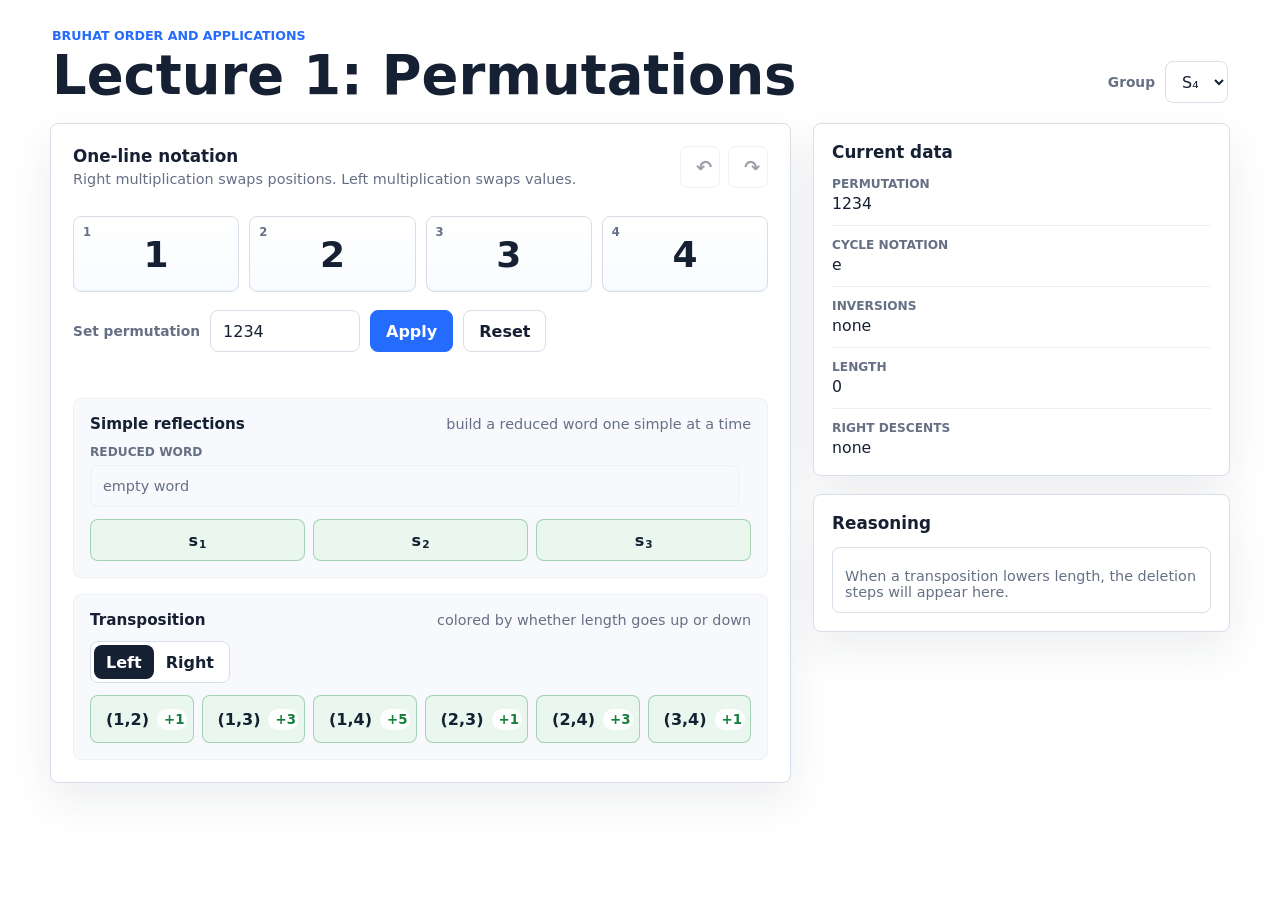
<file: cmnd/app1.html>
<!doctype html>
<html lang="en">
<head>
  <meta charset="utf-8">
  <meta name="viewport" content="width=device-width, initial-scale=1">
  <title>Lecture 1: Permutations</title>
  <link rel="stylesheet" href="styles.css">
</head>
<body>
  <main class="app-shell">
    <header class="topbar">
      <div>
        <p class="eyebrow">Bruhat order and applications</p>
        <h1>Lecture 1: Permutations</h1>
      </div>
      <div class="top-controls">
        <label class="select-label" for="rank-select">Group</label>
        <select id="rank-select" aria-label="Choose symmetric group rank">
          <option value="2">S&#8322;</option>
          <option value="3">S&#8323;</option>
          <option value="4" selected>S&#8324;</option>
          <option value="5">S&#8325;</option>
          <option value="6">S&#8326;</option>
        </select>
      </div>
    </header>

    <section class="workspace" aria-label="Permutation applet">
      <section class="main-panel">
        <div class="panel-head">
          <div>
            <h2>One-line notation</h2>
            <p>Right multiplication swaps positions. Left multiplication swaps values.</p>
          </div>
          <div class="history-actions" aria-label="History controls">
            <button id="undo-btn" class="icon-btn" type="button" title="Undo" aria-label="Undo">&#8630;</button>
            <button id="redo-btn" class="icon-btn" type="button" title="Redo" aria-label="Redo">&#8631;</button>
          </div>
        </div>

        <div id="tiles" class="tiles" aria-live="polite"></div>

        <form id="perm-form" class="perm-form" novalidate>
          <label for="perm-input">Set permutation</label>
          <input id="perm-input" type="text" inputmode="numeric" autocomplete="off" spellcheck="false">
          <button type="submit">Apply</button>
          <button id="reset-btn" type="button" class="secondary">Reset</button>
        </form>
        <p id="input-message" class="input-message" role="status"></p>

        <div class="control-card">
          <div class="control-heading">
            <h3>Simple reflections</h3>
            <span>build a reduced word one simple at a time</span>
          </div>
          <div class="reduced-word-row">
            <div>
              <div class="mini-label">Reduced word</div>
              <div id="word-display" class="word-display"></div>
            </div>
            <button id="generate-word-btn" class="secondary hidden" type="button">Generate reduced word</button>
          </div>
          <div id="simple-buttons" class="button-grid"></div>
        </div>

        <div class="control-card transposition-card">
          <div class="control-heading">
            <h3>Transposition</h3>
            <span>colored by whether length goes up or down</span>
          </div>
          <div class="transposition-mode-row">
            <div class="segmented" role="group" aria-label="Choose left or right multiplication">
              <button id="left-mode" class="active" type="button">Left</button>
              <button id="right-mode" type="button">Right</button>
            </div>
          </div>
          <div id="transposition-buttons" class="transposition-grid"></div>
        </div>
      </section>

      <aside class="side-panel" aria-label="Permutation data">
        <section class="fact-card">
          <h2>Current data</h2>
          <dl class="facts">
            <div>
              <dt>Permutation</dt>
              <dd id="fact-permutation"></dd>
            </div>
            <div>
              <dt>Cycle notation</dt>
              <dd id="fact-cycles"></dd>
            </div>
            <div>
              <dt>Inversions</dt>
              <dd id="fact-inversions"></dd>
            </div>
            <div>
              <dt>Length</dt>
              <dd id="fact-length"></dd>
            </div>
            <div>
              <dt>Right descents</dt>
              <dd id="fact-descents"></dd>
            </div>
          </dl>
        </section>

        <section class="fact-card">
          <h2>Reasoning</h2>
          <div id="exchange-panel" class="exchange-panel"></div>
        </section>
      </aside>
    </section>
  </main>

  <script src="app.js"></script>
</body>
</html>
</file>
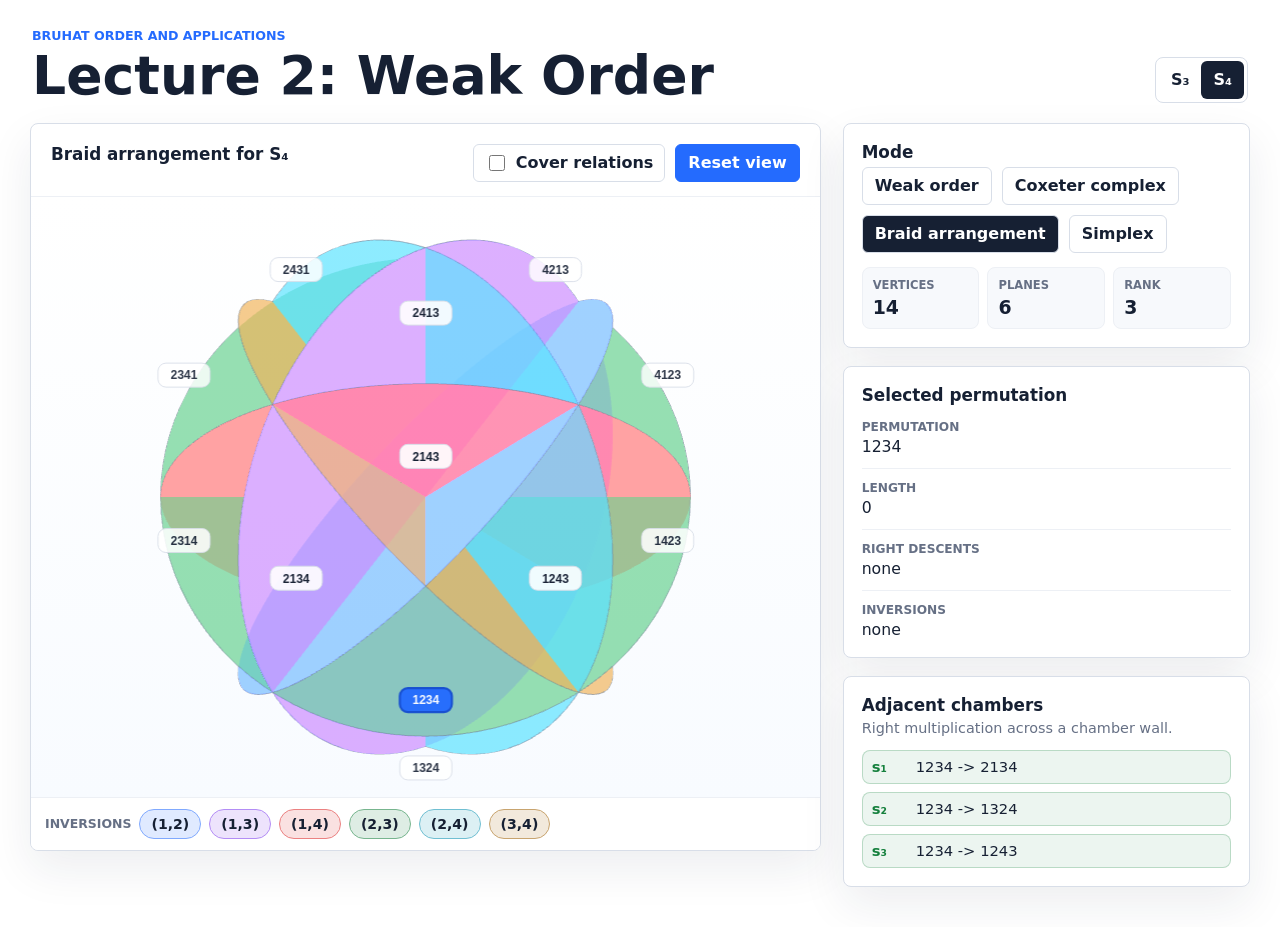
<file: cmnd/app2.html>
<!doctype html>
<html lang="en"><head>
  <meta charset="utf-8">
  <meta name="viewport" content="width=device-width, initial-scale=1">
  <title>Lecture 2: Weak Order</title>
  <style>
    :root {
      --ink: #162033;
      --muted: #667085;
      --line: #d8dee8;
      --soft-line: #edf0f5;
      --panel: #ffffff;
      --panel-soft: #f7f9fc;
      --accent: #246bfe;
      --accent-soft: #e8f0ff;
      --accent-strong: #174fd0;
      --green: #15803d;
      --amber: #a16207;
      --red: #b42318;
      --shadow: 0 18px 45px rgba(25, 38, 70, 0.08);
    }

    * {
      box-sizing: border-box;
    }

    body {
      margin: 0;
      min-width: 320px;
      background: #fff;
      color: var(--ink);
      font-family: Inter, ui-sans-serif, system-ui, -apple-system, BlinkMacSystemFont, "Segoe UI", sans-serif;
      letter-spacing: 0;
    }

    button {
      font: inherit;
      cursor: pointer;
    }

    .app-shell {
      width: min(1220px, calc(100% - 32px));
      margin: 0 auto;
      padding: 28px 0 40px;
    }

    .topbar {
      display: flex;
      align-items: end;
      justify-content: space-between;
      gap: 24px;
      padding: 0 2px 20px;
    }

    .eyebrow {
      margin: 0 0 6px;
      color: var(--accent);
      font-size: 0.79rem;
      font-weight: 800;
      text-transform: uppercase;
    }

    h1,
    h2,
    h3,
    p {
      margin-top: 0;
    }

    h1 {
      margin-bottom: 0;
      font-size: clamp(2rem, 5vw, 3.35rem);
      line-height: 1;
      letter-spacing: 0;
    }

    h2 {
      margin-bottom: 5px;
      font-size: 1.05rem;
    }

    h3 {
      margin-bottom: 0;
      font-size: 0.94rem;
    }

    .top-controls,
    .mode-tabs,
    .embedding-controls,
    .view-actions {
      display: flex;
      align-items: center;
      gap: 10px;
      flex-wrap: wrap;
    }

    .segmented {
      display: inline-flex;
      padding: 3px;
      border: 1px solid var(--line);
      border-radius: 8px;
      background: #fff;
    }

    .segmented button,
    .mode-tabs button,
    .embedding-controls button,
    .view-actions button {
      min-height: 38px;
      border: 0;
      border-radius: 6px;
      background: transparent;
      color: var(--ink);
      padding: 0 12px;
      font-weight: 800;
    }

    .segmented button.active,
    .mode-tabs button.active,
    .embedding-controls button.active {
      background: var(--ink);
      color: #fff;
    }

    .mode-tabs button {
      border: 1px solid var(--line);
      background: #fff;
    }

    .mode-tabs button:disabled {
      cursor: not-allowed;
      opacity: 0.46;
    }

    .embedding-card.hidden {
      display: none;
    }

    .cayley-card.hidden {
      display: none;
    }

    .embedding-controls {
      display: inline-flex;
      gap: 8px;
      flex-wrap: nowrap;
    }

    .embedding-controls button {
      border: 1px solid var(--line);
      background: #fff;
      color: var(--ink);
    }

    .cayley-toggle {
      min-height: 38px;
      display: inline-flex;
      align-items: center;
      gap: 8px;
      border: 1px solid var(--line);
      border-radius: 6px;
      background: #fff;
      color: var(--ink);
      padding: 0 11px;
      font-weight: 800;
      white-space: nowrap;
    }

    .cayley-toggle input {
      width: 16px;
      min-height: 16px;
      padding: 0;
      accent-color: var(--accent);
    }

    .view-actions {
      flex-wrap: nowrap;
      justify-content: flex-end;
      min-width: max-content;
    }

    .view-actions #reset-view {
      border: 1px solid var(--accent);
      background: var(--accent);
      color: #fff;
      white-space: nowrap;
    }

    .view-actions #reset-view:hover {
      border-color: var(--accent-strong);
      background: var(--accent-strong);
    }

    .workspace {
      display: grid;
      grid-template-columns: minmax(0, 1.65fr) minmax(300px, 0.85fr);
      gap: 22px;
      align-items: start;
    }

    .main-panel,
    .fact-card {
      border: 1px solid var(--line);
      border-radius: 8px;
      background: var(--panel);
      box-shadow: var(--shadow);
    }

    .main-panel {
      min-height: 690px;
      overflow: hidden;
    }

    .panel-head {
      display: flex;
      align-items: start;
      justify-content: space-between;
      gap: 16px;
      padding: 20px 20px 14px;
      border-bottom: 1px solid var(--soft-line);
    }

    .panel-head > div:first-child {
      min-width: 0;
    }

    .panel-head p,
    .fact-card p {
      margin: 0;
      color: var(--muted);
      font-size: 0.9rem;
    }

    #view-subtitle {
      display: none;
    }

    .scene-wrap {
      position: relative;
      height: 600px;
      background:
        linear-gradient(180deg, #ffffff 0%, #f8fbff 100%);
    }

    #scene,
    #scene-3d {
      position: absolute;
      inset: 0;
      display: block;
      width: 100%;
      height: 100%;
    }

    #scene {
      outline: none;
      touch-action: none;
      z-index: 2;
    }

    #scene-3d {
      z-index: 1;
      pointer-events: none;
    }

    #scene-3d.hidden {
      display: none;
    }

    .scene-hint {
      position: absolute;
      left: 14px;
      bottom: 14px;
      max-width: min(430px, calc(100% - 28px));
      border: 1px solid rgba(216, 222, 232, 0.86);
      border-radius: 8px;
      background: rgba(255, 255, 255, 0.88);
      color: var(--muted);
      padding: 9px 11px;
      font-size: 0.84rem;
      font-weight: 700;
      backdrop-filter: blur(6px);
    }

    .transposition-panel {
      display: flex;
      align-items: center;
      gap: 8px;
      margin: 0;
      border-top: 1px solid var(--soft-line);
      background: #fff;
      padding: 11px 14px;
      overflow-x: auto;
    }

    .transposition-panel.hidden {
      display: none;
    }

    .transposition-title {
      color: var(--muted);
      font-size: 0.78rem;
      font-weight: 850;
      text-transform: uppercase;
      white-space: nowrap;
    }

    .transposition-bubble {
      min-height: 30px;
      border: 1px solid color-mix(in srgb, var(--root-color), #ffffff 42%);
      border-radius: 999px;
      background: color-mix(in srgb, var(--root-color), #ffffff 86%);
      color: var(--ink);
      padding: 0 11px;
      font-size: 0.88rem;
      font-weight: 750;
      white-space: nowrap;
    }

    .transposition-bubble.active {
      border: 2px solid var(--root-color);
      background: var(--root-color);
      color: #fff;
      font-weight: 950;
      box-shadow: 0 0 0 3px color-mix(in srgb, var(--root-color), transparent 78%);
    }

    .side-panel {
      display: grid;
      gap: 18px;
    }

    .fact-card {
      padding: 18px;
    }

    #legend-card.hidden {
      display: none;
    }

    .facts {
      display: grid;
      gap: 12px;
      margin: 15px 0 0;
    }

    .facts div {
      display: grid;
      gap: 3px;
      padding-bottom: 12px;
      border-bottom: 1px solid var(--soft-line);
    }

    .facts div:last-child {
      border-bottom: 0;
      padding-bottom: 0;
    }

    dt {
      color: var(--muted);
      font-size: 0.76rem;
      font-weight: 800;
      text-transform: uppercase;
    }

    dd {
      margin: 0;
      overflow-wrap: anywhere;
      font-size: 0.98rem;
    }

    .legend {
      display: grid;
      gap: 10px;
      margin-top: 14px;
    }

    .legend-item {
      display: flex;
      align-items: center;
      gap: 9px;
      color: var(--muted);
      font-size: 0.9rem;
      font-weight: 750;
    }

    .legend-button {
      width: 100%;
      border: 1px solid var(--soft-line);
      border-radius: 8px;
      background: var(--panel-soft);
      padding: 8px 9px;
      cursor: pointer;
      text-align: left;
    }

    .legend-button.active {
      border-color: var(--accent);
      background: #edf4ff;
      color: var(--ink);
    }

    .swatch {
      width: 30px;
      height: 4px;
      border-radius: 999px;
      background: var(--swatch);
    }

    .cover-list {
      display: grid;
      gap: 8px;
      margin-top: 14px;
    }

    .cover-row {
      display: grid;
      grid-template-columns: 36px minmax(0, 1fr);
      gap: 8px;
      align-items: center;
      width: 100%;
      min-height: 34px;
      border: 1px solid var(--soft-line);
      border-radius: 8px;
      background: var(--panel-soft);
      padding: 7px 9px;
      font-size: 0.92rem;
      color: var(--ink);
      text-align: left;
    }

    .cover-row b {
      color: var(--accent-strong);
    }

    button.cover-row {
      cursor: pointer;
    }

    button.cover-row:hover {
      border-color: rgba(36, 107, 254, 0.35);
      background: #f7faff;
    }

    .cover-row.up {
      border-color: rgba(21, 128, 61, 0.24);
      background: rgba(21, 128, 61, 0.08);
    }

    .cover-row.up b {
      color: #15803d;
    }

    .cover-row.down {
      border-color: rgba(220, 38, 38, 0.24);
      background: rgba(220, 38, 38, 0.08);
    }

    .cover-row.down b {
      color: #dc2626;
    }

    .metric-row {
      display: grid;
      grid-template-columns: repeat(3, 1fr);
      gap: 8px;
      margin-top: 14px;
    }

    .metric {
      border: 1px solid var(--soft-line);
      border-radius: 8px;
      background: var(--panel-soft);
      padding: 10px;
    }

    .metric span {
      display: block;
      color: var(--muted);
      font-size: 0.72rem;
      font-weight: 850;
      text-transform: uppercase;
    }

    .metric strong {
      display: block;
      margin-top: 4px;
      font-size: 1.18rem;
    }

    .loading,
    .error {
      position: absolute;
      inset: 0;
      display: grid;
      place-items: center;
      color: var(--muted);
      padding: 24px;
      text-align: center;
      font-weight: 750;
    }

    .error {
      color: var(--red);
    }

    @media (max-width: 940px) {
      .workspace {
        grid-template-columns: 1fr;
      }

      .main-panel {
        min-height: 620px;
      }

      .scene-wrap {
        height: 520px;
      }
    }

    @media (max-width: 640px) {
      .app-shell {
        width: min(100% - 20px, 1220px);
        padding-top: 18px;
      }

      .topbar,
      .panel-head {
        align-items: stretch;
        flex-direction: column;
      }

      .scene-wrap {
        height: 470px;
      }

      .metric-row {
        grid-template-columns: 1fr;
      }
    }
  </style>
</head>
<body>
  <main class="app-shell">
    <header class="topbar">
      <div>
        <p class="eyebrow">Bruhat order and applications</p>
        <h1>Lecture 2: Weak Order</h1>
      </div>
      <div class="top-controls" aria-label="Group controls">
        <div class="segmented" role="group" aria-label="Choose symmetric group">
          <button id="group-s3" class="" type="button">S₃</button>
          <button id="group-s4" class="active" type="button">S₄</button>
        </div>
      </div>
    </header>

    <section class="workspace" aria-label="Weak order applet">
      <section class="main-panel">
        <div class="panel-head">
          <div>
            <h2 id="view-title">Braid arrangement for S₄</h2>
            <p id="view-subtitle">A fixed 2D Hasse diagram; covers are w -&gt; w s_i when length increases.</p>
          </div>
          <div class="view-actions">
            <div id="embedding-card" class="embedding-card hidden">
              <div class="embedding-controls" role="group" aria-label="Choose S4 embedding">
                <button id="embedding-ranked" class="active" type="button">Ranked</button>
                <button id="embedding-regular" type="button">Permutahedron</button>
              </div>
            </div>
            <div id="cayley-card" class="cayley-card">
              <label class="cayley-toggle" for="show-cayley">
                <input id="show-cayley" type="checkbox">
                Cover relations
              </label>
            </div>
            <button id="reset-view" type="button">Reset view</button>
          </div>
        </div>
        <div class="scene-wrap">
          <canvas id="scene-3d" class="hidden" aria-hidden="true" width="1" height="1"></canvas>
          <canvas id="scene" aria-label="Rotatable weak-order diagram" width="788" height="600"></canvas>
          <div id="scene-status" class="loading" style="display: none;">Loading diagram...</div>
          <div id="scene-hint" class="scene-hint" style="display: none;">Drag to pan. Scroll or pinch to zoom. Select a label or strip.</div>
        </div>
        <div id="transposition-panel" class="transposition-panel" aria-label="Inversions"><span class="transposition-title">Inversions</span><button class="transposition-bubble " type="button" data-root="1-2" style="--root-color: #246bfe">(1,2)</button><button class="transposition-bubble " type="button" data-root="1-3" style="--root-color: #7c3aed">(1,3)</button><button class="transposition-bubble " type="button" data-root="2-3" style="--root-color: #15803d">(2,3)</button></div>
      </section>

      <aside class="side-panel" aria-label="Weak order data">
        <section class="fact-card">
          <h2>Mode</h2>
          <div class="mode-tabs" role="group" aria-label="Choose visualization mode">
            <button id="mode-weak" class="" type="button">Weak order</button>
            <button id="mode-complex" type="button">Coxeter complex</button>
            <button id="mode-braid" type="button" class="active">Braid arrangement</button>
            <button id="mode-simplex" type="button">Simplex</button>
          </div>
          <div class="metric-row" aria-label="Diagram counts">
            <div class="metric">
              <span>Vertices</span>
              <strong id="metric-vertices">14</strong>
            </div>
            <div class="metric">
              <span id="metric-covers-label">Planes</span>
              <strong id="metric-covers">6</strong>
            </div>
            <div class="metric">
              <span>Rank</span>
              <strong id="metric-rank">3</strong>
            </div>
          </div>
        </section>

        <section class="fact-card">
          <h2>Selected permutation</h2>
          <dl class="facts">
            <div>
              <dt>Permutation</dt>
              <dd id="fact-permutation">1234</dd>
            </div>
            <div>
              <dt>Length</dt>
              <dd id="fact-length">0</dd>
            </div>
            <div>
              <dt>Right descents</dt>
              <dd id="fact-descents">none</dd>
            </div>
            <div>
              <dt>Inversions</dt>
              <dd id="fact-inversions">none</dd>
            </div>
          </dl>
        </section>

        <section class="fact-card">
          <h2 id="cover-card-title">Adjacent chambers</h2>
          <p id="cover-card-note">Right multiplication across a chamber wall.</p>
          <div id="cover-list" class="cover-list"><button class="cover-row up" type="button" data-adjacent-key="213"><b>s₁</b><span>123 -&gt; 213</span></button><button class="cover-row up" type="button" data-adjacent-key="132"><b>s₂</b><span>123 -&gt; 132</span></button></div>
        </section>

        <section id="legend-card" class="fact-card hidden">
          <h2 id="legend-title">Disk colors</h2>
          <div id="legend" class="legend"><div class="legend-item"><span class="swatch" style="--swatch: #246bfe"></span><span>(1,2) disk</span></div><div class="legend-item"><span class="swatch" style="--swatch: #7c3aed"></span><span>(1,3) disk</span></div><div class="legend-item"><span class="swatch" style="--swatch: #15803d"></span><span>(2,3) disk</span></div></div>
        </section>
      </aside>
    </section>
  </main>

  <script>
    const state = {
      n: 4,
      mode: "braidArrangement",
      selectedKey: "1234",
      selectedRootKeys: [],
      embedding: "ranked",
      showCayley: false,
      hoveredKey: null,
      graph: null,
      complex: null,
      yaw: 0,
      pitch: 0,
      rotation: identityMatrix(),
      zoom: 1,
      panX: 0,
      panY: 0,
      depthFading: false,
      dragging: false,
      moved: false,
      lastPointer: null,
      lastTrackball: null,
      activePointers: new Map(),
      pinching: false,
      pinchStartDistance: 0,
      pinchStartZoom: 1,
      projected: [],
      braidHitRegions: [],
      geometryTransition: null,
    };

    const els = {
      canvas: document.getElementById("scene"),
      canvas3d: document.getElementById("scene-3d"),
      status: document.getElementById("scene-status"),
      s3: document.getElementById("group-s3"),
      s4: document.getElementById("group-s4"),
      modeWeak: document.getElementById("mode-weak"),
      modeComplex: document.getElementById("mode-complex"),
      modeSimplex: document.getElementById("mode-simplex"),
      modeBraid: document.getElementById("mode-braid"),
      embeddingCard: document.getElementById("embedding-card"),
      embeddingRanked: document.getElementById("embedding-ranked"),
      embeddingRegular: document.getElementById("embedding-regular"),
      cayleyCard: document.getElementById("cayley-card"),
      showCayley: document.getElementById("show-cayley"),
      reset: document.getElementById("reset-view"),
      title: document.getElementById("view-title"),
      subtitle: document.getElementById("view-subtitle"),
      metricVertices: document.getElementById("metric-vertices"),
      metricCoversLabel: document.getElementById("metric-covers-label"),
      metricCovers: document.getElementById("metric-covers"),
      metricRank: document.getElementById("metric-rank"),
      factPermutation: document.getElementById("fact-permutation"),
      factLength: document.getElementById("fact-length"),
      factDescents: document.getElementById("fact-descents"),
      factInversions: document.getElementById("fact-inversions"),
      coverCardTitle: document.getElementById("cover-card-title"),
      coverCardNote: document.getElementById("cover-card-note"),
      coverList: document.getElementById("cover-list"),
      legendCard: document.getElementById("legend-card"),
      legendTitle: document.getElementById("legend-title"),
      legend: document.getElementById("legend"),
      transpositionPanel: document.getElementById("transposition-panel"),
      hint: document.getElementById("scene-hint"),
    };

    const ctx = els.canvas.getContext("2d");
    const gl = els.canvas3d.getContext("webgl", { alpha: true, antialias: true });
    let braidGlProgram = null;
    let braidGlBuffer = null;
    const edgeColors = ["#246bfe", "#15803d", "#a16207"];
    const coverRelationColor = "#475569";
    const inversionCircleColors = {
      "1-2": "#246bfe",
      "1-3": "#7c3aed",
      "1-4": "#dc2626",
      "2-3": "#15803d",
      "2-4": "#0891b2",
      "3-4": "#a16207",
    };
    const chamberFill = "rgba(36, 107, 254, 0.08)";
    const chamberStroke = "rgba(22, 32, 51, 0.38)";
    const diskBorderColor = "rgba(22, 32, 51, 0.55)";
    const rankedRootVectors = {
      "1-2": { x: -1.86, y: 1.05, z: 0.42 },
      "1-3": { x: -1.86, y: 1.05, z: -0.62 },
      "1-4": { x: 1.86, y: 1.05, z: 0.34 },
      "2-3": { x: 0.62, y: 1.05, z: 0.66 },
      "2-4": { x: 1.86, y: 1.05, z: -0.36 },
      "3-4": { x: -0.62, y: 1.05, z: -0.44 },
    };
    const s3HexagonCoords = {
      123: [0.00, -2.12, 0],
      213: [-1.84, -1.06, 0],
      231: [-1.84, 1.06, 0],
      321: [0.00, 2.12, 0],
      312: [1.84, 1.06, 0],
      132: [1.84, -1.06, 0],
    };
    const flatRankedS4Coords = {
      1234: [0.000000, -3.150000, 0.011646],
      1243: [-2.160659, -2.100000, 1.516051],
      1324: [0.000000, -2.100000, -2.715684],
      1342: [-1.228003, -1.050000, -3.037925],
      1423: [-3.388661, -1.050000, 1.193810],
      1432: [-3.388662, 0.000000, 1.533520],
      2134: [2.160659, -2.100000, 1.516051],
      2143: [-0.000000, -1.050000, 3.020455],
      2314: [3.388661, -1.050000, 1.193810],
      2341: [3.388661, 0.000000, -1.533519],
      2413: [0.000000, 0.000000, 3.360165],
      2431: [1.228003, 1.050000, 3.037924],
      3124: [1.228003, -1.050000, -3.037925],
      3142: [-0.000000, 0.000000, -3.360166],
      3214: [3.388662, 0.000000, 1.533520],
      3241: [3.388661, 1.050000, -1.193809],
      3412: [-0.000000, 1.050000, -3.020455],
      3421: [2.160658, 2.100000, -1.516051],
      4123: [-3.388661, 0.000000, -1.533519],
      4132: [-3.388661, 1.050000, -1.193809],
      4213: [-1.228003, 1.050000, 3.037924],
      4231: [0.000000, 2.100000, 2.715683],
      4312: [-2.160658, 2.100000, -1.516051],
      4321: [-0.000000, 3.150000, -0.011646],
    };

    function identity(n) {
      return Array.from({ length: n }, (_, i) => i + 1);
    }

    function permKey(perm) {
      return perm.join("");
    }

    function simpleText(i) {
      return `s${toSubscript(i)}`;
    }

    function groupText(n) {
      return `S${toSubscript(n)}`;
    }

    function toSubscript(value) {
      const digits = { 0: "₀", 1: "₁", 2: "₂", 3: "₃", 4: "₄", 5: "₅", 6: "₆", 7: "₇", 8: "₈", 9: "₉" };
      return String(value).split("").map((digit) => digits[digit]).join("");
    }

    function permutations(n) {
      const result = [];
      const used = Array(n + 1).fill(false);
      const current = [];
      function backtrack() {
        if (current.length === n) {
          result.push([...current]);
          return;
        }
        for (let value = 1; value <= n; value += 1) {
          if (used[value]) continue;
          used[value] = true;
          current.push(value);
          backtrack();
          current.pop();
          used[value] = false;
        }
      }
      backtrack();
      return result;
    }

    function rightSimple(perm, i) {
      const next = [...perm];
      [next[i - 1], next[i]] = [next[i], next[i - 1]];
      return next;
    }

    function rotate2dPoint(point, angle) {
      const c = Math.cos(angle);
      const s = Math.sin(angle);
      return {
        x: point.x * c - point.y * s,
        y: point.x * s + point.y * c,
        z: point.z,
      };
    }

    function s3ComplexPoint(point) {
      const rotated = rotate2dPoint(point, -5 * Math.PI / 6);
      return { x: -rotated.x, y: rotated.y, z: rotated.z };
    }

    function inversePermutation(perm) {
      const inverse = Array(perm.length);
      perm.forEach((value, index) => {
        inverse[value - 1] = index + 1;
      });
      return inverse;
    }

    function inversionPairs(perm) {
      const pairs = [];
      for (let i = 0; i < perm.length; i += 1) {
        for (let j = i + 1; j < perm.length; j += 1) {
          if (perm[i] > perm[j]) pairs.push([perm[i], perm[j]]);
        }
      }
      return pairs;
    }

    function positiveRootKey(a, b) {
      return `${Math.min(a, b)}-${Math.max(a, b)}`;
    }

    function transpositionText(rootKey) {
      const [a, b] = rootKey.split("-").map(Number);
      return `(${a},${b})`;
    }

    function allRootKeys(n) {
      const roots = [];
      for (let a = 1; a <= n; a += 1) {
        for (let b = a + 1; b <= n; b += 1) roots.push(`${a}-${b}`);
      }
      return roots;
    }

    function sortedRootKeys(pairs) {
      return pairs.map(([a, b]) => positiveRootKey(a, b)).sort();
    }

    function sameRootSet(left, right) {
      if (left.length !== right.length) return false;
      const a = [...left].sort();
      const b = [...right].sort();
      return a.every((key, index) => key === b[index]);
    }

    function selectChamber(key) {
      if (key === state.selectedKey) {
        state.selectedKey = null;
        state.selectedRootKeys = [];
        return;
      }
      state.selectedKey = key;
      const chamber = state.complex?.chamberByKey.get(key);
      state.selectedRootKeys = chamber ? sortedRootKeys(chamber.inversions) : [];
    }

    function selectWeakPermutation(key) {
      if (key === state.selectedKey) {
        state.selectedKey = null;
        state.selectedRootKeys = [];
        return;
      }
      state.selectedKey = key;
      const vertex = state.graph?.byKey.get(key);
      state.selectedRootKeys = vertex ? sortedRootKeys(vertex.inversions) : [];
    }

    function syncRootsFromSelectedChamber() {
      if (!state.complex || !state.selectedKey) {
        state.selectedRootKeys = [];
        return;
      }
      const chamber = state.complex.chamberByKey.get(state.selectedKey);
      state.selectedRootKeys = chamber ? sortedRootKeys(chamber.inversions) : [];
    }

    function syncChamberFromRoots() {
      if (!state.selectedRootKeys.length) {
        state.selectedKey = permKey(identity(state.n));
        return;
      }
      const candidates = isGeometryMode() ? state.complex?.chambers : state.graph?.vertices;
      if (!candidates) return;
      const match = candidates.find((item) =>
        sameRootSet(state.selectedRootKeys, sortedRootKeys(item.inversions))
      );
      state.selectedKey = match ? match.key : null;
    }

    function toggleSelectedRoot(rootKey) {
      if (state.selectedRootKeys.includes(rootKey)) {
        state.selectedRootKeys = state.selectedRootKeys.filter((key) => key !== rootKey);
      } else {
        state.selectedRootKeys = [...state.selectedRootKeys, rootKey].sort();
      }
      syncChamberFromRoots();
      renderUi();
      drawScene();
    }

    function adjacentChambers(chamber) {
      return Array.from({ length: chamber.perm.length - 1 }, (_, index) => {
        const simple = index + 1;
        const to = rightSimple(chamber.perm, simple);
        const toKey = permKey(to);
        const fromLength = lengthOf(chamber.perm);
        const toLength = lengthOf(to);
        return {
          simple,
          to,
          toKey,
          direction: toLength > fromLength ? "up" : "down",
        };
      });
    }

    function adjacentRowsHtml(selected) {
      return adjacentChambers(selected).map((neighbor) => (
        `<button class="cover-row ${neighbor.direction}" type="button" data-adjacent-key="${neighbor.toKey}"><b>${simpleText(neighbor.simple)}</b><span>${neighbor.direction === "up" ? `${selected.key} -> ${neighbor.toKey}` : `${neighbor.toKey} -> ${selected.key}`}</span></button>`
      )).join("");
    }

    function lengthOf(perm) {
      return inversionPairs(perm).length;
    }

    function descents(perm) {
      const result = [];
      for (let i = 1; i < perm.length; i += 1) {
        if (perm[i - 1] > perm[i]) result.push(i);
      }
      return result;
    }

    function outgoingCovers(perm) {
      const before = lengthOf(perm);
      const covers = [];
      for (let i = 1; i < perm.length; i += 1) {
        const next = rightSimple(perm, i);
        if (lengthOf(next) === before + 1) {
          covers.push({ simple: i, to: next, toKey: permKey(next) });
        }
      }
      return covers;
    }

    function basisProjection(coords) {
      const centered = coords.map((value) => value - (coords.length + 1) / 2);
      if (coords.length === 4) {
        return {
          x: (centered[0] - centered[1] - centered[2] + centered[3]) / 2,
          y: (3 * centered[0] + centered[1] - centered[2] - 3 * centered[3]) / Math.sqrt(20),
          z: (centered[0] - 3 * centered[1] + 3 * centered[2] - centered[3]) / Math.sqrt(20),
        };
      }
      return {
        x: (centered[0] - centered[1]) / Math.sqrt(2),
        y: (centered[0] + centered[1] - 2 * centered[2]) / Math.sqrt(6),
        z: 0,
      };
    }

    function subsetProjection(subset, n) {
      const values = Array.from({ length: n }, (_, index) => subset.has(index + 1) ? 1 : 0);
      const mean = values.reduce((sum, value) => sum + value, 0) / n;
      const centered = values.map((value) => value - mean);
      if (n === 4) {
        return {
          x: (centered[0] - centered[1] - centered[2] + centered[3]) / 2,
          y: (3 * centered[0] + centered[1] - centered[2] - 3 * centered[3]) / Math.sqrt(20),
          z: (centered[0] - 3 * centered[1] + 3 * centered[2] - centered[3]) / Math.sqrt(20),
        };
      }
      return {
        x: (centered[0] - centered[1]) / Math.sqrt(2),
        y: (centered[0] + centered[1] - 2 * centered[2]) / Math.sqrt(6),
        z: 0,
      };
    }

    function rootProjection(a, b, n) {
      const centered = Array(n).fill(0);
      centered[a - 1] = 1;
      centered[b - 1] = -1;
      if (n === 4) {
        return {
          x: (centered[0] - centered[1] - centered[2] + centered[3]) / 2,
          y: (3 * centered[0] + centered[1] - centered[2] - 3 * centered[3]) / Math.sqrt(20),
          z: (centered[0] - 3 * centered[1] + 3 * centered[2] - centered[3]) / Math.sqrt(20),
        };
      }
      return {
        x: (centered[0] - centered[1]) / Math.sqrt(2),
        y: (centered[0] + centered[1] - 2 * centered[2]) / Math.sqrt(6),
        z: 0,
      };
    }

    function normalizePoint(point, radius = 3.05) {
      const norm = Math.hypot(point.x, point.y, point.z) || 1;
      return {
        x: radius * point.x / norm,
        y: radius * point.y / norm,
        z: radius * point.z / norm,
      };
    }

    function dotPoint(a, b) {
      return a.x * b.x + a.y * b.y + a.z * b.z;
    }

    function crossPoint(a, b) {
      return {
        x: a.y * b.z - a.z * b.y,
        y: a.z * b.x - a.x * b.z,
        z: a.x * b.y - a.y * b.x,
      };
    }

    function sphericalArcPoints(a, b, steps = 18) {
      const radius = Math.hypot(a.x, a.y, a.z) || 1;
      const unitA = normalizePoint(a, 1);
      const unitB = normalizePoint(b, 1);
      const cosine = Math.max(-1, Math.min(1, dotPoint(unitA, unitB)));
      const theta = Math.acos(cosine);
      if (theta < 1e-6) return [a, b];
      const sinTheta = Math.sin(theta);
      const points = [];
      for (let step = 0; step <= steps; step += 1) {
        const t = step / steps;
        const left = Math.sin((1 - t) * theta) / sinTheta;
        const right = Math.sin(t * theta) / sinTheta;
        points.push({
          x: radius * (left * unitA.x + right * unitB.x),
          y: radius * (left * unitA.y + right * unitB.y),
          z: radius * (left * unitA.z + right * unitB.z),
        });
      }
      return points;
    }

    function subsetKey(values) {
      return values.join("");
    }

    function buildCoxeterComplex(n) {
      const perms = permutations(n);
      const vertexMap = new Map();
      const vertices = [];
      const chambers = [];
      const cayleyEdges = [];
      const chamberByKey = new Map();
      const radius = n === 4 ? 3.0 : 2.2;

      function getVertex(values) {
        const key = subsetKey(values);
        if (vertexMap.has(key)) return vertexMap.get(key);
        const subset = new Set(values);
        const rawProjected = normalizePoint(subsetProjection(subset, n), radius);
        const projected = n === 3 ? s3ComplexPoint(rawProjected) : rawProjected;
        const vertex = { key, values: [...values], position: projected };
        vertexMap.set(key, vertex);
        vertices.push(vertex);
        return vertex;
      }

      perms.forEach((perm) => {
        const chain = [];
        for (let size = 1; size < n; size += 1) {
          const values = perm.slice(0, size).sort((a, b) => a - b);
          chain.push(getVertex(values));
        }
        const centerRaw = chain.reduce((total, vertex) => ({
          x: total.x + vertex.position.x,
          y: total.y + vertex.position.y,
          z: total.z + vertex.position.z,
        }), { x: 0, y: 0, z: 0 });
        const center = normalizePoint(centerRaw, radius * 0.72);
        const chamber = {
          key: permKey(perm),
          perm,
          vertices: chain,
          center,
          covers: outgoingCovers(perm),
          rank: lengthOf(perm),
          descents: descents(perm),
          inversions: inversionPairs(perm),
        };
        chambers.push(chamber);
        chamberByKey.set(chamber.key, chamber);
      });

      chambers.forEach((chamber) => {
        for (let i = 1; i < n; i += 1) {
          const nextKey = permKey(rightSimple(chamber.perm, i));
          if (chamber.key < nextKey) {
            const to = chamberByKey.get(nextKey);
            cayleyEdges.push({ from: chamber, to, simple: i });
          }
        }
      });

      return { n, vertices, chambers, cayleyEdges, chamberByKey, radius };
    }

    function buildGraph(n) {
      const perms = permutations(n);
      const maxRank = (n * (n - 1)) / 2;
      const scaleX = n === 3 ? 2.05 : 1.72;
      const scaleY = n === 3 ? 1 : 1.72;
      const rankStep = n === 3 ? 1.45 : 1.05;
      const depthScale = n === 3 ? 0 : 1.72;

      const vertices = perms.map((perm) => {
        const rank = lengthOf(perm);
        const inversions = inversionPairs(perm);
        const permutahedronCoords = n === 4 ? inversePermutation(perm) : perm;
        const projection = basisProjection(permutahedronCoords);
        const key = permKey(perm);
        const rankedS4 = n === 4 && state.embedding === "ranked";
        const hiddenFlatRankedS4 = n === 4 && state.embedding === "flatRanked";
        const hexS3 = n === 3 ? s3HexagonCoords[key] : null;
        const solved = hiddenFlatRankedS4 ? flatRankedS4Coords[key] : null;
        const rankedPosition = rankedS4 ? inversions.reduce((total, [a, b]) => {
          const vector = rankedRootVectors[positiveRootKey(a, b)];
          return {
            x: total.x + vector.x,
            y: total.y + vector.y,
            z: total.z + vector.z,
          };
        }, { x: 0, y: -maxRank * rankStep / 2, z: 0 }) : null;
        return {
          key,
          perm,
          permutahedronCoords,
          rank,
          descents: descents(perm),
          inversions,
          covers: outgoingCovers(perm),
          position: {
            x: hexS3 ? hexS3[0] : solved ? solved[0] : rankedPosition ? rankedPosition.x : projection.x * scaleX,
            y: hexS3 ? hexS3[1] : solved ? solved[1] : rankedPosition ? rankedPosition.y : n === 3 ? (rank - maxRank / 2) * rankStep : projection.y * scaleY,
            z: hexS3 ? hexS3[2] : solved ? solved[2] : rankedPosition ? rankedPosition.z : projection.z * depthScale,
          },
        };
      });
      if (n === 4 && state.embedding === "ranked") {
        [["2341", "3214"], ["1432", "4123"]].forEach(([leftKey, rightKey]) => {
          const left = vertices.find((vertex) => vertex.key === leftKey);
          const right = vertices.find((vertex) => vertex.key === rightKey);
          if (!left || !right) return;
          const leftPosition = { ...left.position };
          left.position = { ...right.position };
          right.position = leftPosition;
        });
      }

      const byKey = new Map(vertices.map((vertex) => [vertex.key, vertex]));
      const edges = [];
      vertices.forEach((from) => {
        from.covers.forEach((cover) => {
          const to = byKey.get(cover.toKey);
          edges.push({ from, to, simple: cover.simple });
        });
      });
      return { n, maxRank, vertices, edges, byKey };
    }

    function roundRect(ctx, x, y, width, height, radius) {
      ctx.beginPath();
      ctx.moveTo(x + radius, y);
      ctx.arcTo(x + width, y, x + width, y + height, radius);
      ctx.arcTo(x + width, y + height, x, y + height, radius);
      ctx.arcTo(x, y + height, x, y, radius);
      ctx.arcTo(x, y, x + width, y, radius);
      ctx.closePath();
    }

    function isGeometryMode() {
      return state.mode === "coxeterComplex" || state.mode === "simplex" || state.mode === "braidArrangement";
    }

    function rebuildScene(reset = true) {
      if (isGeometryMode()) {
        state.complex = buildCoxeterComplex(state.n);
      } else {
        state.graph = buildGraph(state.n);
      }
      if (reset) resetView();
      else drawScene();
      renderUi();
      els.status.style.display = "none";
    }

    function resetView() {
      state.geometryTransition = null;
      state.yaw = 0;
      state.pitch = 0;
      state.rotation = initialRotation();
      state.zoom = isGeometryMode()
        ? state.n === 3 ? 0.62 : 1
        : state.n === 3 ? 1 : state.embedding === "ranked" ? 0.86 : 0.95;
      state.panX = 0;
      state.panY = 0;
      state.depthFading = false;
      state.activePointers.clear();
      state.pinching = false;
      state.lastPointer = null;
      state.lastTrackball = null;
      drawScene();
    }

    function resizeCanvas() {
      const rect = els.canvas.getBoundingClientRect();
      const dpr = Math.min(window.devicePixelRatio || 1, 2);
      const width = Math.max(Math.floor(rect.width * dpr), 1);
      const height = Math.max(Math.floor(rect.height * dpr), 1);
      if (els.canvas.width !== width || els.canvas.height !== height) {
        els.canvas.width = width;
        els.canvas.height = height;
      }
      ctx.setTransform(dpr, 0, 0, dpr, 0, 0);
    }

    function resizeWebglCanvas() {
      if (!gl) return;
      const rect = els.canvas3d.getBoundingClientRect();
      const dpr = Math.min(window.devicePixelRatio || 1, 2);
      const width = Math.max(Math.floor(rect.width * dpr), 1);
      const height = Math.max(Math.floor(rect.height * dpr), 1);
      if (els.canvas3d.width !== width || els.canvas3d.height !== height) {
        els.canvas3d.width = width;
        els.canvas3d.height = height;
      }
      gl.viewport(0, 0, width, height);
    }

    function clearWebglCanvas() {
      if (!gl) return;
      resizeWebglCanvas();
      gl.clearColor(0, 0, 0, 0);
      gl.clear(gl.COLOR_BUFFER_BIT | gl.DEPTH_BUFFER_BIT);
    }

    function compileShader(type, source) {
      const shader = gl.createShader(type);
      gl.shaderSource(shader, source);
      gl.compileShader(shader);
      if (!gl.getShaderParameter(shader, gl.COMPILE_STATUS)) {
        throw new Error(gl.getShaderInfoLog(shader) || "WebGL shader compilation failed.");
      }
      return shader;
    }

    function ensureBraidGlProgram() {
      if (!gl) return null;
      if (braidGlProgram) return braidGlProgram;
      const vertexShader = compileShader(gl.VERTEX_SHADER, `
        attribute vec3 a_position;
        attribute vec4 a_color;
        uniform mat3 u_rotation;
        uniform vec2 u_scale;
        uniform vec2 u_pan;
        uniform float u_radius;
        varying vec4 v_color;
        void main() {
          vec3 rotated = u_rotation * a_position;
          vec2 clip = vec2(
            (u_pan.x + rotated.x * u_scale.x),
            (u_pan.y + rotated.y * u_scale.y)
          );
          gl_Position = vec4(clip, -rotated.z / (u_radius * 1.08), 1.0);
          v_color = a_color;
        }
      `);
      const fragmentShader = compileShader(gl.FRAGMENT_SHADER, `
        precision mediump float;
        varying vec4 v_color;
        void main() {
          gl_FragColor = v_color;
        }
      `);
      const program = gl.createProgram();
      gl.attachShader(program, vertexShader);
      gl.attachShader(program, fragmentShader);
      gl.linkProgram(program);
      if (!gl.getProgramParameter(program, gl.LINK_STATUS)) {
        throw new Error(gl.getProgramInfoLog(program) || "WebGL program linking failed.");
      }
      braidGlProgram = {
        program,
        position: gl.getAttribLocation(program, "a_position"),
        color: gl.getAttribLocation(program, "a_color"),
        rotation: gl.getUniformLocation(program, "u_rotation"),
        scale: gl.getUniformLocation(program, "u_scale"),
        pan: gl.getUniformLocation(program, "u_pan"),
        radius: gl.getUniformLocation(program, "u_radius"),
      };
      braidGlBuffer = gl.createBuffer();
      return braidGlProgram;
    }

    function renderUi() {
      if (isGeometryMode()) {
        renderComplexUi();
        return;
      }
      const graph = state.graph;
      const selected = state.selectedKey ? graph.byKey.get(state.selectedKey) : null;
      if (state.selectedKey && !selected) state.selectedKey = null;
      if (!Array.isArray(state.selectedRootKeys)) state.selectedRootKeys = [];
      if (selected && !sameRootSet(state.selectedRootKeys, sortedRootKeys(selected.inversions))) {
        state.selectedRootKeys = sortedRootKeys(selected.inversions);
      }
      const invalidSelection = !selected && state.selectedRootKeys.length > 0;
      els.s3.classList.toggle("active", state.n === 3);
      els.s4.classList.toggle("active", state.n === 4);
      els.modeWeak.classList.add("active");
      els.modeComplex.classList.remove("active");
      els.modeSimplex.classList.remove("active");
      els.modeBraid.classList.remove("active");
      els.embeddingCard.classList.toggle("hidden", state.n !== 4);
      els.cayleyCard.classList.add("hidden");
      els.transpositionPanel.classList.remove("hidden");
      els.legendCard.classList.add("hidden");
      els.hint.style.display = "none";
      els.embeddingRanked.classList.toggle("active", state.embedding === "ranked");
      els.embeddingRegular.classList.toggle("active", state.embedding === "regular");
      els.title.textContent = `Right weak order on ${groupText(state.n)}`;
      els.subtitle.textContent = state.n === 4
        ? state.embedding === "ranked"
          ? "Ranked: height is Coxeter length, and equal root labels have equal edge directions."
          : state.embedding === "flatRanked"
            ? "Face-flat ranked realization: Coxeter length is height, with flat square and hexagon faces."
          : "Permutahedron: vertices use coordinates given by the one-line notation of w^-1."
        : "A fixed 2D Hasse diagram; covers are w -> w s_i when length increases.";
      els.hint.textContent = state.n === 4
        ? state.embedding === "regular"
          ? "Drag to rotate. Scroll or pinch to zoom. Select a permutation for its covers."
          : "Drag to pan. Scroll or pinch to zoom. Select a permutation for its covers."
        : "Drag to pan. Scroll or pinch to zoom. Select a permutation for its covers.";
      els.metricVertices.textContent = String(graph.vertices.length);
      els.metricCoversLabel.textContent = "Covers";
      els.metricCovers.textContent = String(graph.edges.length);
      els.metricRank.textContent = String(graph.maxRank);
      if (invalidSelection) {
        els.factPermutation.textContent = "none";
        els.factLength.textContent = "--";
        els.factDescents.innerHTML = "--";
        els.factInversions.textContent = "--";
        els.coverList.innerHTML = `<div class="cover-row"><b>--</b><span>Selected inversions are not an inversion set.</span></div>`;
      } else if (selected) {
        els.factPermutation.textContent = selected.key;
        els.factLength.textContent = String(selected.rank);
        els.factDescents.innerHTML = selected.descents.length
          ? selected.descents.map(simpleText).join(", ")
          : "none";
        els.factInversions.textContent = selected.inversions.length
          ? selected.inversions.map(([a, b]) => `(${Math.min(a, b)},${Math.max(a, b)})`).join(", ")
          : "none";
        els.coverList.innerHTML = adjacentRowsHtml(selected);
      } else {
        els.factPermutation.textContent = "none";
        els.factLength.textContent = "none";
        els.factDescents.innerHTML = "none";
        els.factInversions.textContent = "none";
        els.coverList.innerHTML = `<div class="cover-row"><b>--</b><span>No permutation selected.</span></div>`;
      }
      els.coverCardTitle.textContent = "Adjacent permutations";
      els.coverCardNote.textContent = "Right multiplication across an adjacent wall.";
      els.legendTitle.textContent = "Edge colors";
      els.legend.innerHTML = Array.from({ length: state.n - 1 }, (_, index) => (
        `<div class="legend-item"><span class="swatch" style="--swatch: ${edgeColors[index]}"></span><span>${simpleText(index + 1)} edges</span></div>`
      )).join("");
      renderInversionPanel();
    }

    function renderComplexUi() {
      const complex = state.complex;
      const selected = state.selectedKey ? complex.chamberByKey.get(state.selectedKey) : null;
      if (state.selectedKey && !selected) state.selectedKey = null;
      if (!Array.isArray(state.selectedRootKeys)) state.selectedRootKeys = [];
      if (selected && !sameRootSet(state.selectedRootKeys, sortedRootKeys(selected.inversions))) {
        state.selectedRootKeys = sortedRootKeys(selected.inversions);
      }
      const invalidSelection = !selected && state.selectedRootKeys.length > 0;
      els.s3.classList.toggle("active", state.n === 3);
      els.s4.classList.toggle("active", state.n === 4);
      els.modeWeak.classList.remove("active");
      els.modeComplex.classList.toggle("active", state.mode === "coxeterComplex");
      els.modeSimplex.classList.toggle("active", state.mode === "simplex");
      els.modeBraid.classList.toggle("active", state.mode === "braidArrangement");
      els.embeddingCard.classList.add("hidden");
      els.cayleyCard.classList.remove("hidden");
      els.transpositionPanel.classList.remove("hidden");
      els.legendCard.classList.add("hidden");
      els.hint.style.display = "none";
      els.showCayley.checked = state.showCayley;
      els.title.textContent = state.mode === "braidArrangement"
        ? `Braid arrangement for ${groupText(state.n)}`
        : state.mode === "simplex"
          ? `Simplex model for ${groupText(state.n)}`
          : `Coxeter complex for ${groupText(state.n)}`;
      els.hint.textContent = state.mode === "braidArrangement"
        ? state.n === 4
          ? "Drag to rotate. Scroll or pinch to zoom. Select a label or disk."
          : "Drag to pan. Scroll or pinch to zoom. Select a label or strip."
        : state.mode === "simplex"
          ? state.n === 4
            ? "Drag to rotate. Scroll or pinch to zoom. Select a chamber."
            : "Drag to pan. Scroll or pinch to zoom. Select a chamber."
        : state.n === 4
        ? "Drag to rotate. Scroll or pinch to zoom. Select a chamber."
        : "Drag to pan. Scroll or pinch to zoom. Select a chamber.";
      els.metricVertices.textContent = String(complex.vertices.length);
      els.metricCoversLabel.textContent = state.mode === "braidArrangement"
        ? state.n === 3 ? "Lines" : "Planes"
        : "Chambers";
      els.metricCovers.textContent = state.mode === "braidArrangement"
        ? String(allRootKeys(state.n).length)
        : String(complex.chambers.length);
      els.metricRank.textContent = String(state.n - 1);
      if (invalidSelection) {
        els.factPermutation.textContent = "none";
        els.factLength.textContent = "--";
        els.factDescents.innerHTML = "--";
        els.factInversions.textContent = "--";
        els.coverList.innerHTML = `<div class="cover-row"><b>--</b><span>Selected inversions are not an inversion set.</span></div>`;
      } else if (selected) {
        els.factPermutation.textContent = selected.key;
        els.factLength.textContent = String(selected.rank);
        els.factDescents.innerHTML = selected.descents.length ? selected.descents.map(simpleText).join(", ") : "none";
        els.factInversions.textContent = selected.inversions.length
          ? selected.inversions.map(([a, b]) => `(${Math.min(a, b)},${Math.max(a, b)})`).join(", ")
          : "none";
        els.coverList.innerHTML = adjacentRowsHtml(selected);
      } else {
        els.factPermutation.textContent = "none";
        els.factLength.textContent = "none";
        els.factDescents.innerHTML = "none";
        els.factInversions.textContent = "none";
        els.coverList.innerHTML = `<div class="cover-row"><b>--</b><span>No permutation selected.</span></div>`;
      }
      els.coverCardTitle.textContent = "Adjacent chambers";
      els.coverCardNote.textContent = "Right multiplication across a chamber wall.";
      els.legendTitle.textContent = state.mode === "braidArrangement" ? "Disk colors" : "Edge colors";
      renderInversionPanel();
      els.legend.innerHTML = state.mode === "braidArrangement"
        ? allRootKeys(state.n).map((rootKey) => (
          `<div class="legend-item"><span class="swatch" style="--swatch: ${inversionCircleColors[rootKey] || edgeColors[0]}"></span><span>${transpositionText(rootKey)} disk</span></div>`
        )).join("")
        : `
          <div class="legend-item"><span class="swatch" style="--swatch: ${chamberStroke}"></span><span>Spherical chambers</span></div>
          <div class="legend-item"><span class="swatch" style="--swatch: ${coverRelationColor}"></span><span>Cover relations overlay</span></div>
        `;
    }

    function renderInversionPanel() {
      const rootButtons = allRootKeys(state.n).map((rootKey) => (
        `<button class="transposition-bubble ${state.selectedRootKeys.includes(rootKey) ? "active" : ""}" type="button" data-root="${rootKey}" style="--root-color: ${inversionCircleColors[rootKey] || edgeColors[0]}">${transpositionText(rootKey)}</button>`
      )).join("");
      els.transpositionPanel.innerHTML = `<span class="transposition-title">Inversions</span>${rootButtons}`;
    }

    function refreshLabels() {
      drawScene();
    }

    function startGeometryTransition(fromMode, toMode) {
      if (!["coxeterComplex", "simplex"].includes(fromMode) || !["coxeterComplex", "simplex"].includes(toMode)) {
        state.geometryTransition = null;
        return;
      }
      state.geometryTransition = {
        from: fromMode,
        to: toMode,
        start: performance.now(),
        duration: 520,
      };
    }

    function setGroup(n) {
      if (state.n === n) return;
      state.geometryTransition = null;
      state.n = n;
      state.selectedKey = permKey(identity(n));
      state.selectedRootKeys = [];
      state.hoveredKey = null;
      rebuildScene();
    }

    function isRankedView() {
      return state.mode === "weakOrder" && (state.n === 3 || state.embedding === "ranked");
    }

    function isPlanarComplexView() {
      return isGeometryMode() && state.n === 3;
    }

    function identityMatrix() {
      return [
        [1, 0, 0],
        [0, 1, 0],
        [0, 0, 1],
      ];
    }

    function multiplyMatrix(left, right) {
      return left.map((row, i) => right[0].map((_, j) =>
        left[i][0] * right[0][j] + left[i][1] * right[1][j] + left[i][2] * right[2][j]
      ));
    }

    function applyMatrix(matrix, point) {
      return {
        x: matrix[0][0] * point.x + matrix[0][1] * point.y + matrix[0][2] * point.z,
        y: matrix[1][0] * point.x + matrix[1][1] * point.y + matrix[1][2] * point.z,
        z: matrix[2][0] * point.x + matrix[2][1] * point.y + matrix[2][2] * point.z,
      };
    }

    function rotationMatrix(axis, angle) {
      const { x, y, z } = axis;
      const c = Math.cos(angle);
      const s = Math.sin(angle);
      const t = 1 - c;
      return [
        [t * x * x + c, t * x * y - s * z, t * x * z + s * y],
        [t * x * y + s * z, t * y * y + c, t * y * z - s * x],
        [t * x * z - s * y, t * y * z + s * x, t * z * z + c],
      ];
    }

    function rotationBetween(from, to) {
      const source = normalizePoint(from, 1);
      const target = normalizePoint(to, 1);
      const axis = crossPoint(source, target);
      const axisLength = Math.hypot(axis.x, axis.y, axis.z);
      const dot = Math.max(-1, Math.min(1, dotPoint(source, target)));
      if (axisLength < 1e-6) {
        if (dot > 0) return identityMatrix();
        const seed = Math.abs(source.x) < 0.75 ? { x: 1, y: 0, z: 0 } : { x: 0, y: 1, z: 0 };
        const fallbackAxis = normalizePoint(crossPoint(source, seed), 1);
        return rotationMatrix(fallbackAxis, Math.PI);
      }
      return rotationMatrix(normalizePoint(axis, 1), Math.atan2(axisLength, dot));
    }

    function initialRotation() {
      if (!isGeometryMode() || state.n !== 4 || !state.complex) return identityMatrix();
      const identityChamber = state.complex.chamberByKey.get(permKey(identity(4)));
      if (!identityChamber) return identityMatrix();
      return rotationBetween(identityChamber.center, { x: 0, y: -0.74, z: 0.67 });
    }

    function trackballVector(clientX, clientY) {
      const rect = els.canvas.getBoundingClientRect();
      const radius = Math.max(Math.min(rect.width, rect.height) * 0.48, 1);
      const x = (clientX - rect.left - rect.width / 2 - state.panX) / radius;
      const y = (rect.height / 2 + state.panY - (clientY - rect.top)) / radius;
      const length2 = x * x + y * y;
      if (length2 <= 1) return { x, y, z: Math.sqrt(1 - length2) };
      const length = Math.sqrt(length2);
      return { x: x / length, y: y / length, z: 0 };
    }

    function applyTrackballDrag(clientX, clientY) {
      const next = trackballVector(clientX, clientY);
      const previous = state.lastTrackball || next;
      const axis = {
        x: previous.y * next.z - previous.z * next.y,
        y: previous.z * next.x - previous.x * next.z,
        z: previous.x * next.y - previous.y * next.x,
      };
      const axisLength = Math.hypot(axis.x, axis.y, axis.z);
      if (axisLength > 1e-6) {
        const unitAxis = {
          x: axis.x / axisLength,
          y: axis.y / axisLength,
          z: axis.z / axisLength,
        };
        const dot = Math.max(-1, Math.min(1, previous.x * next.x + previous.y * next.y + previous.z * next.z));
        const angle = Math.atan2(axisLength, dot);
        state.rotation = multiplyMatrix(rotationMatrix(unitAxis, angle), state.rotation);
      }
      state.lastTrackball = next;
    }

    function rotatePoint(point) {
      if (isRankedView() || isPlanarComplexView()) return { ...point };
      return applyMatrix(state.rotation, point);
    }

    function projectGraph() {
      if (!state.graph) return [];
      const rect = els.canvas.getBoundingClientRect();
      const scale = Math.min(rect.width, rect.height) * state.zoom / (state.n === 3 ? 6.7 : 7.25);
      const projected = state.graph.vertices.map((vertex) => {
        const rotated = rotatePoint(vertex.position);
        return {
          vertex,
          x: rect.width / 2 + state.panX + rotated.x * scale,
          y: rect.height / 2 + state.panY - rotated.y * scale,
          z: rotated.z,
        };
      });
      const minZ = Math.min(...projected.map((item) => item.z));
      const maxZ = Math.max(...projected.map((item) => item.z));
      const span = Math.max(maxZ - minZ, 0.001);
      projected.forEach((item) => {
        item.depth = (item.z - minZ) / span;
      });
      state.projected = projected;
      return projected;
    }

    function projectedByKey() {
      return new Map(state.projected.map((item) => [item.vertex.key, item]));
    }

    function drawScene() {
      if (isGeometryMode()) {
        drawComplexScene();
        return;
      }
      els.canvas3d.classList.add("hidden");
      clearWebglCanvas();
      if (!state.graph) return;
      resizeCanvas();
      const rect = els.canvas.getBoundingClientRect();
      ctx.clearRect(0, 0, rect.width, rect.height);
      const projected = projectGraph();
      const byKey = projectedByKey();

      ctx.lineCap = "round";
      const applyDepthFading = state.depthFading && !isRankedView();
      state.graph.edges.forEach((edge) => {
        const from = byKey.get(edge.from.key);
        const to = byKey.get(edge.to.key);
        const depth = Math.min(from.depth, to.depth);
        ctx.globalAlpha = applyDepthFading ? 0.24 + depth * 0.54 : 0.78;
        ctx.strokeStyle = edgeColors[edge.simple - 1];
        ctx.lineWidth = state.n === 3 ? 3.2 : 2.1;
        ctx.beginPath();
        ctx.moveTo(from.x, from.y);
        ctx.lineTo(to.x, to.y);
        ctx.stroke();
      });

      projected
        .slice()
        .sort((a, b) => a.depth - b.depth)
        .forEach((item) => {
        const key = item.vertex.key;
        const selected = key === state.selectedKey;
        const hovered = key === state.hoveredKey;
        const alpha = applyDepthFading ? 0.46 + item.depth * 0.54 : 1;
          const radius = state.n === 3 ? 5.7 : 4.4;
          ctx.globalAlpha = alpha;
          ctx.fillStyle = selected ? "#246bfe" : hovered ? "#e8f0ff" : "#ffffff";
          ctx.strokeStyle = selected ? "#174fd0" : "#162033";
          ctx.lineWidth = selected ? 2.4 : 1.4;
          ctx.beginPath();
          ctx.arc(item.x, item.y, radius, 0, Math.PI * 2);
          ctx.fill();
          ctx.stroke();
          drawLabel(item, alpha, selected);
        });
      ctx.globalAlpha = 1;
    }

    function projectPoint(point, rect, divisor = state.n === 3 ? 5.2 : 7.25) {
      const rotated = rotatePoint(point);
      const scale = Math.min(rect.width, rect.height) * state.zoom / divisor;
      return {
        x: rect.width / 2 + state.panX + rotated.x * scale,
        y: rect.height / 2 + state.panY - rotated.y * scale,
        z: rotated.z,
      };
    }

    function rgba(hex, alpha) {
      const clean = hex.replace("#", "");
      const value = parseInt(clean.length === 3
        ? clean.split("").map((digit) => digit + digit).join("")
        : clean, 16);
      const r = (value >> 16) & 255;
      const g = (value >> 8) & 255;
      const b = value & 255;
      return `rgba(${r}, ${g}, ${b}, ${alpha})`;
    }

    function rootDiskBasis(rootKey, n) {
      const [a, b] = rootKey.split("-").map(Number);
      const normal = normalizePoint(rootProjection(a, b, n), 1);
      const seed = Math.abs(normal.x) < 0.75 ? { x: 1, y: 0, z: 0 } : { x: 0, y: 1, z: 0 };
      const u = normalizePoint(crossPoint(normal, seed), 1);
      const v = normalizePoint(crossPoint(normal, u), 1);
      return { normal, u, v };
    }

    function addPoint(a, b) {
      return { x: a.x + b.x, y: a.y + b.y, z: a.z + b.z };
    }

    function scalePoint(point, scale) {
      return { x: point.x * scale, y: point.y * scale, z: point.z * scale };
    }

    function lerpPoint(a, b, t) {
      return {
        x: a.x + (b.x - a.x) * t,
        y: a.y + (b.y - a.y) * t,
        z: a.z + (b.z - a.z) * t,
      };
    }

    function easeInOut(t) {
      return t < 0.5 ? 2 * t * t : 1 - ((-2 * t + 2) ** 2) / 2;
    }

    function averagePoints(points) {
      if (!points.length) return { x: 0, y: 0, z: 0 };
      return scalePoint(points.reduce(addPoint, { x: 0, y: 0, z: 0 }), 1 / points.length);
    }

    function closestPointOnSegment3d(point, first, second) {
      const dx = second.x - first.x;
      const dy = second.y - first.y;
      const dz = second.z - first.z;
      const length2 = dx * dx + dy * dy + dz * dz || 1;
      const t = Math.max(0, Math.min(1, (
        (point.x - first.x) * dx +
        (point.y - first.y) * dy +
        (point.z - first.z) * dz
      ) / length2));
      return {
        x: first.x + dx * t,
        y: first.y + dy * t,
        z: first.z + dz * t,
      };
    }

    function simplexCorner(value, n, radius) {
      const subset = new Set([value]);
      const point = normalizePoint(subsetProjection(subset, n), radius);
      const singletonPoint = n === 3 ? s3ComplexPoint(point) : point;
      return scalePoint(singletonPoint, -1);
    }

    function simplexSubsetPosition(values, n, radius) {
      const selected = new Set(values);
      const simplexValues = Array.from({ length: n }, (_, index) => index + 1)
        .filter((value) => !selected.has(value));
      return averagePoints(simplexValues.map((value) => simplexCorner(value, n, radius)));
    }

    function simplexChamberCenter(chamber, complex) {
      return averagePoints(chamber.vertices.map((vertex) =>
        simplexSubsetPosition(vertex.values, complex.n, complex.radius)
      ));
    }

    function simplexFaceNormal(values, complex) {
      return normalizePoint(averagePoints(values.map((value) =>
        simplexCorner(value, complex.n, complex.radius)
      )), 1);
    }

    function simplexChamberNormal(chamber, complex) {
      if (complex.n === 4) {
        const firstValue = chamber.perm[0];
        const faceValues = Array.from({ length: complex.n }, (_, index) => index + 1)
          .filter((value) => value !== firstValue);
        return simplexFaceNormal(faceValues, complex);
      }
      const first = chamber.vertices[0].position;
      const second = chamber.vertices[1].position;
      const center = simplexChamberCenter(chamber, complex);
      const edge = { x: second.x - first.x, y: second.y - first.y, z: 0 };
      const outward = normalizePoint({ x: edge.y, y: -edge.x, z: 0 }, 1);
      return dotPoint(outward, center) >= 0 ? outward : scalePoint(outward, -1);
    }

    function buildSimplexProjection(complex, rect) {
      const projectedVertices = new Map(complex.vertices.map((vertex) => {
        const position = simplexSubsetPosition(vertex.values, complex.n, complex.radius);
        return [vertex.key, {
          vertex,
          position,
          ...projectPoint(position, rect, complex.n === 3 ? 5.0 : 6.8),
        }];
      }));
      const projectedChambers = complex.chambers.map((chamber) => {
        const surfaceCenter = simplexChamberCenter(chamber, complex);
        const normal = simplexChamberNormal(chamber, complex);
        const labelWorld = addPoint(surfaceCenter, scalePoint(normal, complex.n === 4 ? 0.13 : 0.1));
        const rotatedNormal = applyMatrix(state.rotation, normal);
        const center = projectPoint(surfaceCenter, rect, complex.n === 3 ? 5.0 : 6.8);
        return {
          chamber,
          surfaceCenter,
          simplexNormal: normal,
          simplexFacing: rotatedNormal.z,
          visibleLabel: complex.n === 3 || rotatedNormal.z > -0.08,
          center,
          labelPoint: projectPoint(labelWorld, rect, complex.n === 3 ? 5.0 : 6.8),
          vertices: chamber.vertices.map((vertex) => projectedVertices.get(vertex.key)),
        };
      });
      const depths = projectedChambers.map((item) => item.center.z);
      const minDepth = Math.min(...depths);
      const maxDepth = Math.max(...depths);
      const depthSpan = Math.max(maxDepth - minDepth, 0.001);
      projectedChambers.forEach((item) => {
        item.depth = (item.center.z - minDepth) / depthSpan;
      });
      return { projectedVertices, projectedChambers };
    }

    function simplexS4Faces(complex) {
      return [1, 2, 3, 4].map((missing) => {
        const values = [1, 2, 3, 4].filter((value) => value !== missing);
        const points = values.map((value) => simplexCorner(value, 4, complex.radius));
        const normal = simplexFaceNormal(values, complex);
        return { values, points, normal, center: averagePoints(points) };
      });
    }

    function drawProjectedPolyline(points, rect, divisor, close = false) {
      const projected = points.map((point) => projectPoint(point, rect, divisor));
      if (!projected.length) return;
      ctx.beginPath();
      ctx.moveTo(projected[0].x, projected[0].y);
      projected.slice(1).forEach((point) => ctx.lineTo(point.x, point.y));
      if (close) ctx.closePath();
      ctx.stroke();
    }

    function drawSimplexScene(complex, projectedVertices, projectedChambers) {
      const rect = els.canvas.getBoundingClientRect();
      if (complex.n === 4) drawS4SimplexScene(complex, projectedVertices, projectedChambers, rect);
      else drawS3SimplexScene(complex, projectedVertices, projectedChambers, rect);
    }

    function drawS4SimplexScene(complex, projectedVertices, projectedChambers, rect) {
      const faces = simplexS4Faces(complex).map((face) => ({
        ...face,
        rotatedNormal: applyMatrix(state.rotation, face.normal),
        depth: projectPoint(face.center, rect, 6.8).z,
        projected: face.points.map((point) => projectPoint(point, rect, 6.8)),
      }));
      const visibleFaces = faces.filter((face) => face.rotatedNormal.z > 0.015);
      visibleFaces
        .slice()
        .sort((a, b) => a.depth - b.depth)
        .forEach((face) => {
          ctx.globalAlpha = 1;
          ctx.fillStyle = "rgba(238, 244, 255, 0.94)";
          ctx.strokeStyle = "rgba(22, 32, 51, 0.36)";
          ctx.lineWidth = 1.4;
          ctx.beginPath();
          ctx.moveTo(face.projected[0].x, face.projected[0].y);
          ctx.lineTo(face.projected[1].x, face.projected[1].y);
          ctx.lineTo(face.projected[2].x, face.projected[2].y);
          ctx.closePath();
          ctx.fill();
          ctx.stroke();
        });

      const visibleFaceKeys = new Set(visibleFaces.map((face) => face.values.join("")));
      const seen = new Set();
      projectedChambers.forEach((item) => {
        const faceKey = [1, 2, 3, 4].filter((value) => value !== item.chamber.perm[0]).join("");
        if (!visibleFaceKeys.has(faceKey)) return;
        [[0, 1], [1, 2], [2, 0]].forEach(([i, j]) => {
          const first = item.vertices[i];
          const second = item.vertices[j];
          const key = [first.vertex.key, second.vertex.key].sort().join("|");
          if (seen.has(key)) return;
          seen.add(key);
          ctx.globalAlpha = 0.78;
          ctx.strokeStyle = chamberStroke;
          ctx.lineWidth = 1.45;
          ctx.beginPath();
          ctx.moveTo(first.x, first.y);
          ctx.lineTo(second.x, second.y);
          ctx.stroke();
        });
      });
      drawSimplexReflectionCurves(complex, visibleFaces, rect);
    }

    function drawS3SimplexScene(complex, projectedVertices, projectedChambers, rect) {
      const corners = [1, 2, 3].map((value) => simplexCorner(value, 3, complex.radius));
      const projected = corners.map((point) => projectPoint(point, rect, 5.0));
      ctx.globalAlpha = 1;
      ctx.fillStyle = "rgba(238, 244, 255, 0.9)";
      ctx.strokeStyle = "rgba(22, 32, 51, 0.48)";
      ctx.lineWidth = 1.5;
      ctx.beginPath();
      ctx.moveTo(projected[0].x, projected[0].y);
      ctx.lineTo(projected[1].x, projected[1].y);
      ctx.lineTo(projected[2].x, projected[2].y);
      ctx.closePath();
      ctx.fill();
      ctx.stroke();
      projectedChambers.forEach((item) => {
        ctx.globalAlpha = 0.86;
        ctx.strokeStyle = chamberStroke;
        ctx.lineWidth = 2.3;
        ctx.beginPath();
        ctx.moveTo(item.vertices[0].x, item.vertices[0].y);
        ctx.lineTo(item.vertices[1].x, item.vertices[1].y);
        ctx.stroke();
      });
      drawS3SimplexReflectionSegments(complex, rect);
      drawS3ComplexVertices(projectedVertices);
    }

    function planeFaceIntersections(face, normal) {
      const points = [];
      for (let index = 0; index < face.points.length; index += 1) {
        const first = face.points[index];
        const second = face.points[(index + 1) % face.points.length];
        const firstValue = dotPoint(first, normal);
        const secondValue = dotPoint(second, normal);
        if (Math.abs(firstValue) < 1e-7) points.push(first);
        if (firstValue * secondValue < -1e-7) {
          const t = firstValue / (firstValue - secondValue);
          points.push({
            x: first.x + (second.x - first.x) * t,
            y: first.y + (second.y - first.y) * t,
            z: first.z + (second.z - first.z) * t,
          });
        }
      }
      const unique = [];
      points.forEach((point) => {
        const exists = unique.some((other) =>
          Math.hypot(point.x - other.x, point.y - other.y, point.z - other.z) < 1e-5
        );
        if (!exists) unique.push(point);
      });
      return unique;
    }

    function drawSimplexReflectionCurves(complex, faces, rect) {
      if (!state.selectedRootKeys.length) return;
      state.selectedRootKeys.forEach((rootKey) => {
        const [a, b] = rootKey.split("-").map(Number);
        const normal = normalizePoint(rootProjection(a, b, complex.n), 1);
        ctx.globalAlpha = 0.96;
        ctx.strokeStyle = inversionCircleColors[rootKey] || "#246bfe";
        ctx.lineWidth = 3.2;
        faces.forEach((face) => {
          const points = planeFaceIntersections(face, normal);
          if (points.length < 2) return;
          drawProjectedPolyline(points.slice(0, 2), rect, 6.8);
        });
      });
    }

    function drawS3SimplexReflectionSegments(complex, rect) {
      if (!state.selectedRootKeys.length) return;
      const corners = [1, 2, 3].map((value) => simplexCorner(value, 3, complex.radius));
      const face = { points: corners };
      state.selectedRootKeys.forEach((rootKey) => {
        const [a, b] = rootKey.split("-").map(Number);
        const normal = s3ComplexPoint(rootProjection(a, b, 3));
        const points = planeFaceIntersections(face, normalizePoint(normal, 1));
        if (points.length < 2) return;
        ctx.globalAlpha = 0.92;
        ctx.strokeStyle = inversionCircleColors[rootKey] || "#246bfe";
        ctx.lineWidth = 3;
        drawProjectedPolyline(points.slice(0, 2), rect, 5.0);
      });
    }

    function geometryTransitionProgress() {
      const transition = state.geometryTransition;
      if (!transition) return null;
      const raw = Math.min(1, (performance.now() - transition.start) / transition.duration);
      const t = easeInOut(raw);
      return {
        done: raw >= 1,
        t: transition.to === "coxeterComplex" ? t : 1 - t,
      };
    }

    function transitionPointFromSimplex(point, complex, sphereAmount, radiusScale = 1) {
      return lerpPoint(point, normalizePoint(point, complex.radius * radiusScale), sphereAmount);
    }

    function barycentricPoint(a, b, c, u, v) {
      return {
        x: a.x * (1 - u - v) + b.x * u + c.x * v,
        y: a.y * (1 - u - v) + b.y * u + c.y * v,
        z: a.z * (1 - u - v) + b.z * u + c.z * v,
      };
    }

    function drawTransitionCurve(points, rect, divisor, sphereAmount, complex) {
      const projected = points.map((point) =>
        projectPoint(transitionPointFromSimplex(point, complex, sphereAmount), rect, divisor)
      );
      if (!projected.length) return;
      ctx.beginPath();
      ctx.moveTo(projected[0].x, projected[0].y);
      projected.slice(1).forEach((point) => ctx.lineTo(point.x, point.y));
      ctx.stroke();
    }

    function collectTransitionChamberSurface(simplexPoints, rect, divisor, sphereAmount, complex, depth, triangles) {
      const steps = 5;
      for (let i = 0; i < steps; i += 1) {
        for (let j = 0; j < steps - i; j += 1) {
          const u0 = i / steps;
          const v0 = j / steps;
          const u1 = (i + 1) / steps;
          const v1 = j / steps;
          const u2 = i / steps;
          const v2 = (j + 1) / steps;
          const firstTri = [u0, v0, u1, v1, u2, v2];
          triangles.push(transitionMicroTriangle(simplexPoints, firstTri, rect, divisor, sphereAmount, complex, depth));
          if (j < steps - i - 1) {
            const secondTri = [u1, v1, (i + 1) / steps, (j + 1) / steps, u2, v2];
            triangles.push(transitionMicroTriangle(simplexPoints, secondTri, rect, divisor, sphereAmount, complex, depth));
          }
        }
      }
    }

    function transitionMicroTriangle(simplexPoints, coords, rect, divisor, sphereAmount, complex, chamberDepth) {
      const points = [
        barycentricPoint(simplexPoints[0], simplexPoints[1], simplexPoints[2], coords[0], coords[1]),
        barycentricPoint(simplexPoints[0], simplexPoints[1], simplexPoints[2], coords[2], coords[3]),
        barycentricPoint(simplexPoints[0], simplexPoints[1], simplexPoints[2], coords[4], coords[5]),
      ].map((point) => projectPoint(transitionPointFromSimplex(point, complex, sphereAmount), rect, divisor));
      return {
        points,
        depth: points.reduce((total, point) => total + point.z, 0) / points.length,
        chamberDepth,
      };
    }

    function drawTransitionMicroTriangle(triangle) {
      const points = triangle.points;
      ctx.beginPath();
      ctx.moveTo(points[0].x, points[0].y);
      ctx.lineTo(points[1].x, points[1].y);
      ctx.lineTo(points[2].x, points[2].y);
      ctx.closePath();
      ctx.fill();
    }

    function drawGeometryTransitionScene(complex, rect, progress) {
      const sphereAmount = progress.t;
      const divisor = complex.n === 3 ? 5.0 : 6.8;
      const projectedVertices = new Map(complex.vertices.map((vertex) => {
        const simplexPosition = simplexSubsetPosition(vertex.values, complex.n, complex.radius);
        const position = transitionPointFromSimplex(simplexPosition, complex, sphereAmount);
        return [vertex.key, {
          vertex,
          position,
          ...projectPoint(position, rect, divisor),
        }];
      }));
      const projectedChambers = complex.chambers.map((chamber) => {
        const positions = chamber.vertices.map((vertex) => projectedVertices.get(vertex.key).position);
        const simplexPositions = chamber.vertices.map((vertex) =>
          simplexSubsetPosition(vertex.values, complex.n, complex.radius)
        );
        const simplexCenter = averagePoints(simplexPositions);
        const surfaceCenter = averagePoints(positions);
        const labelWorld = lerpPoint(
          addPoint(simplexCenter, scalePoint(simplexChamberNormal(chamber, complex), complex.n === 4 ? 0.13 : 0.1)),
          normalizePoint(simplexCenter, complex.radius * 1.035),
          sphereAmount
        );
        return {
          chamber,
          simplexPositions,
          surfaceCenter,
          center: projectPoint(surfaceCenter, rect, divisor),
          labelPoint: projectPoint(labelWorld, rect, divisor),
          visibleLabel: true,
          vertices: chamber.vertices.map((vertex) => projectedVertices.get(vertex.key)),
        };
      });
      const depths = projectedChambers.map((item) => item.center.z);
      const minDepth = Math.min(...depths);
      const maxDepth = Math.max(...depths);
      const depthSpan = Math.max(maxDepth - minDepth, 0.001);
      projectedChambers.forEach((item) => {
        item.depth = (item.center.z - minDepth) / depthSpan;
      });
      state.projected = projectedChambers;
      state.braidHitRegions = [];
      els.canvas3d.classList.add("hidden");
      clearWebglCanvas();

      if (complex.n === 4 && sphereAmount > 0.18) {
        const sphere = projectPoint({ x: 0, y: 0, z: 0 }, rect, 6.8);
        const radius = Math.min(rect.width, rect.height) * state.zoom * complex.radius / 6.8;
        ctx.globalAlpha = 0.18 + 0.58 * sphereAmount;
        ctx.fillStyle = "#eef4ff";
        ctx.beginPath();
        ctx.arc(sphere.x, sphere.y, radius, 0, Math.PI * 2);
        ctx.fill();
      }

      const transitionTriangles = [];
      if (complex.n === 4) {
        projectedChambers.forEach((item) => {
          collectTransitionChamberSurface(item.simplexPositions, rect, divisor, sphereAmount, complex, item.depth, transitionTriangles);
        });
        ctx.globalAlpha = 0.94;
        ctx.fillStyle = "#eef4ff";
        transitionTriangles
          .sort((a, b) => a.depth - b.depth)
          .forEach(drawTransitionMicroTriangle);
      }

      const seen = new Set();
      projectedChambers
        .slice()
        .sort((a, b) => a.depth - b.depth)
        .forEach((item) => {
          if (complex.n === 4 && item.center.z < -0.02) return;
          const edgePairs = complex.n === 4 ? [[0, 1], [1, 2], [2, 0]] : [[0, 1]];
          edgePairs.forEach(([i, j]) => {
            const first = item.vertices[i];
            const second = item.vertices[j];
            const key = [first.vertex.key, second.vertex.key].sort().join("|");
            if (seen.has(key)) return;
            seen.add(key);
            const simplexFirst = simplexSubsetPosition(first.vertex.values, complex.n, complex.radius);
            const simplexSecond = simplexSubsetPosition(second.vertex.values, complex.n, complex.radius);
            const samples = [];
            const steps = complex.n === 4 ? 14 : 18;
            for (let step = 0; step <= steps; step += 1) {
              samples.push(lerpPoint(simplexFirst, simplexSecond, step / steps));
            }
            ctx.globalAlpha = 0.45 + 0.35 * item.depth;
            ctx.strokeStyle = chamberStroke;
            ctx.lineWidth = complex.n === 4 ? 1.45 : 2.4;
            drawTransitionCurve(samples, rect, divisor, sphereAmount, complex);
          });
        });

      projectedChambers
        .slice()
        .sort((a, b) => a.depth - b.depth)
        .forEach((item) => {
          if (complex.n === 4 && item.depth < 0.22) return;
          drawChamberLabel(item);
        });
      ctx.globalAlpha = 1;
    }

    function drawComplexScene() {
      if (!state.complex) return;
      resizeCanvas();
      const rect = els.canvas.getBoundingClientRect();
      ctx.clearRect(0, 0, rect.width, rect.height);
      const complex = state.complex;
      const transitionProgress = geometryTransitionProgress();
      if (transitionProgress) {
        drawGeometryTransitionScene(complex, rect, transitionProgress);
        if (transitionProgress.done) state.geometryTransition = null;
        else requestAnimationFrame(drawScene);
        return;
      }
      let projectedVertices;
      let projectedChambers;
      if (state.mode === "simplex") {
        const simplexProjection = buildSimplexProjection(complex, rect);
        projectedVertices = simplexProjection.projectedVertices;
        projectedChambers = simplexProjection.projectedChambers;
      } else {
        projectedVertices = new Map(complex.vertices.map((vertex) => [vertex.key, {
          vertex,
          ...projectPoint(vertex.position, rect, state.n === 3 ? 5.0 : 6.8),
        }]));
        projectedChambers = complex.chambers.map((chamber) => ({
          chamber,
          surfaceCenter: normalizePoint(chamber.center, complex.radius),
          center: projectPoint(chamber.center, rect, state.n === 3 ? 5.0 : 6.8),
          labelPoint: projectPoint(normalizePoint(chamber.center, complex.radius * 1.035), rect, state.n === 3 ? 5.0 : 6.8),
          vertices: chamber.vertices.map((vertex) => projectedVertices.get(vertex.key)),
        }));
        const depths = projectedChambers.map((item) => item.center.z);
        const minDepth = Math.min(...depths);
        const maxDepth = Math.max(...depths);
        const depthSpan = Math.max(maxDepth - minDepth, 0.001);
        projectedChambers.forEach((item) => {
          item.depth = (item.center.z - minDepth) / depthSpan;
        });
      }
      state.projected = projectedChambers;
      state.braidHitRegions = [];
      if (!(state.mode === "braidArrangement" && state.n === 4)) {
        els.canvas3d.classList.add("hidden");
        clearWebglCanvas();
      }

      if (state.mode === "braidArrangement") {
        drawBraidArrangement(complex, projectedVertices);
      } else if (state.mode === "simplex") {
        drawSimplexScene(complex, projectedVertices, projectedChambers);
      } else if (state.n === 4) {
        const sphere = projectPoint({ x: 0, y: 0, z: 0 }, rect, 6.8);
        const radius = Math.min(rect.width, rect.height) * state.zoom * complex.radius / 6.8;
        ctx.globalAlpha = 1;
        ctx.fillStyle = "#eef4ff";
        ctx.beginPath();
        ctx.arc(sphere.x, sphere.y, radius, 0, Math.PI * 2);
        ctx.fill();
        ctx.globalAlpha = 0.7;
        ctx.strokeStyle = "#d8dee8";
        ctx.lineWidth = 1.4;
        ctx.stroke();
      }

      if (state.mode === "braidArrangement" || state.mode === "simplex") {
        // These modes draw their geometric layer above.
      } else if (state.n === 4) {
        ctx.globalAlpha = 0.88;
        ctx.strokeStyle = chamberStroke;
        ctx.lineWidth = 1.25;
        drawS4ComplexArcs(complex);
        drawSelectedInversionCircles(complex);
      } else {
        projectedChambers
          .slice()
          .sort((a, b) => a.depth - b.depth)
          .forEach((item) => {
            ctx.globalAlpha = 0.82;
            ctx.strokeStyle = chamberStroke;
            ctx.lineWidth = 2.5;
            ctx.beginPath();
            ctx.moveTo(item.vertices[0].x, item.vertices[0].y);
            ctx.lineTo(item.vertices[1].x, item.vertices[1].y);
            ctx.stroke();
          });
        drawS3ComplexVertices(projectedVertices);
      }

      if (isGeometryMode() && state.showCayley) drawCayleyOverlay(projectedChambers);

      projectedChambers
        .slice()
        .sort((a, b) => a.depth - b.depth)
        .forEach((item) => {
          if (state.mode === "simplex" && item.visibleLabel === false) return;
          if (state.mode !== "simplex" && state.n === 4 && item.depth < 0.5) return;
          drawChamberLabel(item);
        });

      ctx.globalAlpha = 1;
    }

    function drawBraidArrangement(complex, projectedVertices) {
      if (state.n === 4) {
        drawS4BraidDisks(complex);
      } else {
        drawS3BraidStrips(complex);
      }
    }

    function drawS4BraidDisks(complex) {
      const rect = els.canvas.getBoundingClientRect();
      const disks = allRootKeys(4).map((rootKey) => {
        const { normal, u, v } = rootDiskBasis(rootKey, 4);
        const rotatedNormal = applyMatrix(state.rotation, normal);
        const boundaryWorld = [];
        const boundary = [];
        for (let step = 0; step <= 96; step += 1) {
          const angle = 2 * Math.PI * step / 96;
          const point = {
            x: complex.radius * (Math.cos(angle) * u.x + Math.sin(angle) * v.x),
            y: complex.radius * (Math.cos(angle) * u.y + Math.sin(angle) * v.y),
            z: complex.radius * (Math.cos(angle) * u.z + Math.sin(angle) * v.z),
          };
          boundaryWorld.push(point);
          boundary.push(projectPoint(point, rect, 6.8));
        }
        return { rootKey, normal, rotatedNormal, u, v, boundary, boundaryWorld, depth: Math.abs(rotatedNormal.z), facing: rotatedNormal.z };
      });

      drawS4BraidDisksWebgl(complex, disks);

      disks.forEach((disk) => {
        state.braidHitRegions.push({
          type: "disk",
          rootKey: disk.rootKey,
          points: disk.boundary,
          normal: disk.rotatedNormal,
          radius: complex.radius,
          depth: disk.depth,
          facing: disk.facing,
        });
      });

    }

    function hexToRgb01(hex) {
      const clean = hex.replace("#", "");
      const value = parseInt(clean.length === 3
        ? clean.split("").map((digit) => digit + digit).join("")
        : clean, 16);
      return [
        ((value >> 16) & 255) / 255,
        ((value >> 8) & 255) / 255,
        (value & 255) / 255,
      ];
    }

    function drawS4BraidDisksWebgl(complex, disks) {
      if (!gl) return;
      const rect = els.canvas.getBoundingClientRect();
      els.canvas3d.classList.remove("hidden");
      resizeWebglCanvas();
      const programInfo = ensureBraidGlProgram();
      if (!programInfo) return;
      const vertices = [];
      const angularSteps = 192;
      disks.forEach((disk) => {
        const selected = state.selectedRootKeys.includes(disk.rootKey);
        const color = hexToRgb01(inversionCircleColors[disk.rootKey] || edgeColors[0]);
        const alpha = selected ? 1 : 0.68;
        for (let step = 0; step < angularSteps; step += 1) {
          const angles = [2 * Math.PI * step / angularSteps, 2 * Math.PI * (step + 1) / angularSteps];
          const points = [
            { x: 0, y: 0, z: 0 },
            {
              x: complex.radius * (Math.cos(angles[0]) * disk.u.x + Math.sin(angles[0]) * disk.v.x),
              y: complex.radius * (Math.cos(angles[0]) * disk.u.y + Math.sin(angles[0]) * disk.v.y),
              z: complex.radius * (Math.cos(angles[0]) * disk.u.z + Math.sin(angles[0]) * disk.v.z),
            },
            {
              x: complex.radius * (Math.cos(angles[1]) * disk.u.x + Math.sin(angles[1]) * disk.v.x),
              y: complex.radius * (Math.cos(angles[1]) * disk.u.y + Math.sin(angles[1]) * disk.v.y),
              z: complex.radius * (Math.cos(angles[1]) * disk.u.z + Math.sin(angles[1]) * disk.v.z),
            },
          ];
          points.forEach((point) => {
            vertices.push(point.x, point.y, point.z, color[0], color[1], color[2], alpha);
          });
        }
      });
      const data = new Float32Array(vertices);
      gl.useProgram(programInfo.program);
      gl.bindBuffer(gl.ARRAY_BUFFER, braidGlBuffer);
      gl.bufferData(gl.ARRAY_BUFFER, data, gl.DYNAMIC_DRAW);
      const stride = 7 * Float32Array.BYTES_PER_ELEMENT;
      gl.enableVertexAttribArray(programInfo.position);
      gl.vertexAttribPointer(programInfo.position, 3, gl.FLOAT, false, stride, 0);
      gl.enableVertexAttribArray(programInfo.color);
      gl.vertexAttribPointer(programInfo.color, 4, gl.FLOAT, false, stride, 3 * Float32Array.BYTES_PER_ELEMENT);
      gl.uniformMatrix3fv(programInfo.rotation, false, new Float32Array([
        state.rotation[0][0], state.rotation[1][0], state.rotation[2][0],
        state.rotation[0][1], state.rotation[1][1], state.rotation[2][1],
        state.rotation[0][2], state.rotation[1][2], state.rotation[2][2],
      ]));
      const scale = Math.min(rect.width, rect.height) * state.zoom / 6.8;
      gl.uniform2f(programInfo.scale, scale / (rect.width / 2), scale / (rect.height / 2));
      gl.uniform2f(programInfo.pan, state.panX / (rect.width / 2), -state.panY / (rect.height / 2));
      gl.uniform1f(programInfo.radius, complex.radius);
      gl.enable(gl.DEPTH_TEST);
      gl.depthFunc(gl.LEQUAL);
      gl.enable(gl.BLEND);
      gl.blendFunc(gl.SRC_ALPHA, gl.ONE_MINUS_SRC_ALPHA);
      gl.clearColor(0, 0, 0, 0);
      gl.clearDepth(1);
      gl.clear(gl.COLOR_BUFFER_BIT | gl.DEPTH_BUFFER_BIT);
      gl.drawArrays(gl.TRIANGLES, 0, data.length / 7);
      drawS4BraidLinesWebgl(complex, disks, programInfo);
    }

    function drawS4BraidLinesWebgl(complex, disks, programInfo) {
      const vertices = [];
      function pushVertex(point, color) {
        vertices.push(point.x, point.y, point.z, color[0], color[1], color[2], color[3]);
      }
      function pushBoundary(disk, color) {
        for (let i = 1; i < disk.boundaryWorld.length; i += 1) {
          pushVertex(disk.boundaryWorld[i - 1], color);
          pushVertex(disk.boundaryWorld[i], color);
        }
      }
      disks.forEach((disk) => {
        const selected = state.selectedRootKeys.includes(disk.rootKey);
        pushBoundary(disk, selected ? [0, 0, 0, 0.95] : [0.08, 0.13, 0.2, 0.62]);
        if (selected) pushBoundary(disk, [1, 1, 1, 0.72]);
      });

      const seen = new Set();
      for (let i = 0; i < disks.length; i += 1) {
        for (let j = i + 1; j < disks.length; j += 1) {
          const direction = crossPoint(disks[i].normal, disks[j].normal);
          const length = Math.hypot(direction.x, direction.y, direction.z);
          if (length < 1e-6) continue;
          const unit = normalizePoint(direction, 1);
          const sign = Math.abs(unit.x) > 1e-4 ? Math.sign(unit.x)
            : Math.abs(unit.y) > 1e-4 ? Math.sign(unit.y)
              : Math.sign(unit.z || 1);
          const canonical = { x: unit.x * sign, y: unit.y * sign, z: unit.z * sign };
          const key = [canonical.x.toFixed(4), canonical.y.toFixed(4), canonical.z.toFixed(4)].join("|");
          if (seen.has(key)) continue;
          seen.add(key);
          const color = [0.08, 0.13, 0.2, 0.82];
          pushVertex({ x: -complex.radius * unit.x, y: -complex.radius * unit.y, z: -complex.radius * unit.z }, color);
          pushVertex({ x: complex.radius * unit.x, y: complex.radius * unit.y, z: complex.radius * unit.z }, color);
        }
      }

      if (!vertices.length) return;
      const data = new Float32Array(vertices);
      gl.useProgram(programInfo.program);
      gl.bindBuffer(gl.ARRAY_BUFFER, braidGlBuffer);
      gl.bufferData(gl.ARRAY_BUFFER, data, gl.DYNAMIC_DRAW);
      const stride = 7 * Float32Array.BYTES_PER_ELEMENT;
      gl.enableVertexAttribArray(programInfo.position);
      gl.vertexAttribPointer(programInfo.position, 3, gl.FLOAT, false, stride, 0);
      gl.enableVertexAttribArray(programInfo.color);
      gl.vertexAttribPointer(programInfo.color, 4, gl.FLOAT, false, stride, 3 * Float32Array.BYTES_PER_ELEMENT);
      gl.depthFunc(gl.LEQUAL);
      gl.depthMask(false);
      gl.lineWidth(1.5);
      gl.drawArrays(gl.LINES, 0, data.length / 7);
      gl.depthMask(true);
    }

    function drawS3BraidStrips(complex) {
      const rect = els.canvas.getBoundingClientRect();
      allRootKeys(3).forEach((rootKey) => {
        const [a, b] = rootKey.split("-").map(Number);
        const normal = s3ComplexPoint(rootProjection(a, b, 3));
        const normalUnit = normalizePoint(normal, 1);
        const direction = { x: -normalUnit.y, y: normalUnit.x, z: 0 };
        const first = projectPoint({ x: direction.x * complex.radius, y: direction.y * complex.radius, z: 0 }, rect, 5.0);
        const second = projectPoint({ x: -direction.x * complex.radius, y: -direction.y * complex.radius, z: 0 }, rect, 5.0);
        const selected = state.selectedRootKeys.includes(rootKey);
        const color = inversionCircleColors[rootKey] || edgeColors[0];
        const lineWidth = selected ? 9 : 7;
        ctx.globalAlpha = 1;
        ctx.strokeStyle = rgba(color, selected ? 0.9 : 0.38);
        ctx.lineWidth = lineWidth;
        ctx.lineCap = "butt";
        ctx.beginPath();
        ctx.moveTo(first.x, first.y);
        ctx.lineTo(second.x, second.y);
        ctx.stroke();
        state.braidHitRegions.push({ rootKey, first, second, lineWidth: selected ? 42 : 32 });
      });
      ctx.lineCap = "round";
      ctx.globalAlpha = 1;
    }

    function s3VertexRootKey(vertexKey) {
      const values = vertexKey.split("").map(Number);
      const contains = (value) => values.includes(value);
      return allRootKeys(3).find((rootKey) => {
        const [a, b] = rootKey.split("-").map(Number);
        return contains(a) === contains(b);
      }) || null;
    }

    function drawS3ComplexVertices(projectedVertices) {
      projectedVertices.forEach((item) => {
        const rootKey = s3VertexRootKey(item.vertex.key);
        const selected = rootKey && state.selectedRootKeys.includes(rootKey);
        ctx.globalAlpha = 1;
        ctx.fillStyle = selected ? inversionCircleColors[rootKey] : "#ffffff";
        ctx.strokeStyle = selected ? inversionCircleColors[rootKey] : "#162033";
        ctx.lineWidth = selected ? 3 : 1.4;
        ctx.beginPath();
        ctx.arc(item.x, item.y, selected ? 7.2 : 5.2, 0, Math.PI * 2);
        ctx.fill();
        ctx.stroke();
      });
    }

    function drawS4ComplexArcs(complex) {
      const seen = new Set();
      complex.chambers.forEach((chamber) => {
        [[0, 1], [1, 2], [2, 0]].forEach(([i, j]) => {
          const first = chamber.vertices[i];
          const second = chamber.vertices[j];
          const key = [first.key, second.key].sort().join("|");
          if (seen.has(key)) return;
          seen.add(key);
          drawSphericalArc(first.position, second.position);
        });
      });
    }

    function drawSelectedInversionCircles(complex) {
      if (!state.selectedRootKeys.length) return;
      state.selectedRootKeys.forEach((rootKey) => {
        const [a, b] = rootKey.split("-").map(Number);
        const normal = normalizePoint(rootProjection(a, b, complex.n), 1);
        const seed = Math.abs(normal.x) < 0.75 ? { x: 1, y: 0, z: 0 } : { x: 0, y: 1, z: 0 };
        const u = normalizePoint(crossPoint(normal, seed), 1);
        const v = normalizePoint(crossPoint(normal, u), 1);
        const points = [];
        for (let step = 0; step <= 144; step += 1) {
          const angle = 2 * Math.PI * step / 144;
          points.push({
            x: complex.radius * (Math.cos(angle) * u.x + Math.sin(angle) * v.x),
            y: complex.radius * (Math.cos(angle) * u.y + Math.sin(angle) * v.y),
            z: complex.radius * (Math.cos(angle) * u.z + Math.sin(angle) * v.z),
          });
        }
        ctx.globalAlpha = 0.9;
        ctx.strokeStyle = inversionCircleColors[rootKey] || "#246bfe";
        ctx.lineWidth = 3.1;
        drawVisibleSpherePolyline(points);
      });
    }

    function horizonPoint(from, to) {
      const denom = from.z - to.z;
      const t = Math.max(0, Math.min(1, denom === 0 ? 0 : from.z / denom));
      return {
        x: from.x + (to.x - from.x) * t,
        y: from.y + (to.y - from.y) * t,
        z: 0,
      };
    }

    function drawVisibleSpherePolyline(points) {
      const rect = els.canvas.getBoundingClientRect();
      const projected = points.map((point) => projectPoint(point, rect, 6.8));
      let drawing = false;
      let previous = null;
      projected.forEach((point) => {
        const visible = point.z >= 0;
        if (!drawing) {
          if (!visible) {
            previous = point;
            return;
          }
          ctx.beginPath();
          if (previous && previous.z < 0) {
            const horizon = horizonPoint(previous, point);
            ctx.moveTo(horizon.x, horizon.y);
          } else {
            ctx.moveTo(point.x, point.y);
          }
          drawing = true;
        }
        if (visible) {
          ctx.lineTo(point.x, point.y);
        } else if (previous) {
          const horizon = horizonPoint(previous, point);
          ctx.lineTo(horizon.x, horizon.y);
          ctx.stroke();
          drawing = false;
        }
        previous = point;
      });
      if (drawing) ctx.stroke();
    }

    function drawSphericalArc(a, b) {
      const rect = els.canvas.getBoundingClientRect();
      const points = sphericalArcPoints(a, b, 72).map((point) => projectPoint(point, rect, 6.8));
      let drawing = false;
      let previous = null;
      points.forEach((point) => {
        const visible = point.z >= 0;
        if (!drawing) {
          if (!visible) {
            previous = point;
            return;
          }
          ctx.beginPath();
          if (previous && previous.z < 0) {
            const horizon = horizonPoint(previous, point);
            ctx.moveTo(horizon.x, horizon.y);
          } else {
            ctx.moveTo(point.x, point.y);
          }
          drawing = true;
        }
        if (visible) {
          ctx.lineTo(point.x, point.y);
        } else if (previous) {
          const horizon = horizonPoint(previous, point);
          ctx.lineTo(horizon.x, horizon.y);
          ctx.stroke();
          drawing = false;
        }
        previous = point;
      });
      if (drawing) ctx.stroke();
    }

    function drawCayleyOverlay(projectedChambers) {
      const byKey = new Map(projectedChambers.map((item) => [item.chamber.key, item]));
      const selectedChamber = state.selectedKey ? state.complex.chamberByKey.get(state.selectedKey) : null;
      const selectedInversions = new Set(selectedChamber ? sortedRootKeys(selectedChamber.inversions) : []);
      function edgeTopBelowSelected(edge) {
        if (!selectedChamber) return false;
        const top = edge.from.rank > edge.to.rank ? edge.from : edge.to;
        return sortedRootKeys(top.inversions).every((rootKey) => selectedInversions.has(rootKey));
      }
      state.complex.cayleyEdges.forEach((edge) => {
        const from = byKey.get(edge.from.key);
        const to = byKey.get(edge.to.key);
        if (!from || !to) return;
        const highlighted = edgeTopBelowSelected(edge);
        if (state.mode === "simplex") {
          const common = from.chamber.vertices
            .map((vertex) => vertex.key)
            .filter((key) => to.chamber.vertices.some((vertex) => vertex.key === key));
          const wallPoints = common
            .map((key) => {
              const vertex = state.complex.vertices.find((item) => item.key === key);
              return vertex ? simplexSubsetPosition(vertex.values, state.complex.n, state.complex.radius) : null;
            })
            .filter(Boolean);
          const wallPoint = wallPoints.length >= 2
            ? closestPointOnSegment3d(from.surfaceCenter, wallPoints[0], wallPoints[1])
            : wallPoints.length === 1
              ? wallPoints[0]
              : averagePoints([from.surfaceCenter, to.surfaceCenter]);
          const first = projectPoint(from.surfaceCenter, els.canvas.getBoundingClientRect(), state.n === 3 ? 5.0 : 6.8);
          const middle = projectPoint(wallPoint, els.canvas.getBoundingClientRect(), state.n === 3 ? 5.0 : 6.8);
          const second = projectPoint(to.surfaceCenter, els.canvas.getBoundingClientRect(), state.n === 3 ? 5.0 : 6.8);
          const fromVisible = state.n === 3 || from.simplexFacing > 0.015;
          const toVisible = state.n === 3 || to.simplexFacing > 0.015;
          if (!fromVisible && !toVisible) return;
          const depth = Math.min(first.z, middle.z, second.z);
          ctx.globalAlpha = highlighted ? 1 : state.n === 4 ? 0.5 + Math.max(depth, 0) / state.complex.radius * 0.28 : 0.86;
          ctx.strokeStyle = highlighted ? "#05070a" : coverRelationColor;
          ctx.lineWidth = highlighted ? 3.1 : 2;
          ctx.beginPath();
          if (fromVisible) {
            ctx.moveTo(first.x, first.y);
            ctx.lineTo(middle.x, middle.y);
          }
          if (toVisible) {
            ctx.moveTo(second.x, second.y);
            ctx.lineTo(middle.x, middle.y);
          }
          ctx.stroke();
          return;
        }
        if (state.n === 4) {
          const depth = Math.min(from.labelPoint.z, to.labelPoint.z);
          ctx.globalAlpha = highlighted ? 0.98 : 0.42 + Math.max(depth, 0) / state.complex.radius * 0.32;
          ctx.strokeStyle = highlighted ? "#05070a" : coverRelationColor;
          ctx.lineWidth = highlighted ? 3.2 : 2;
          drawSphericalArc(from.surfaceCenter, to.surfaceCenter);
          return;
        }
        const depth = Math.min(from.depth, to.depth);
        ctx.globalAlpha = highlighted ? 1 : 0.86;
        ctx.strokeStyle = highlighted ? "#05070a" : coverRelationColor;
        ctx.lineWidth = highlighted ? 3.1 : 2;
        ctx.beginPath();
        ctx.moveTo(from.center.x, from.center.y);
        ctx.lineTo(to.center.x, to.center.y);
        ctx.stroke();
      });
      projectedChambers.forEach((item) => {
        const anchor = state.n === 4 ? item.labelPoint : item.center;
        if (state.mode === "simplex" && item.visibleLabel === false) return;
        if (state.mode !== "simplex" && state.n === 4 && anchor.z < 0) return;
        const visiblySelected = item.chamber.key === state.selectedKey;
        ctx.globalAlpha = state.n === 4 ? 0.78 : 1;
        ctx.fillStyle = visiblySelected ? "#246bfe" : "#ffffff";
        ctx.strokeStyle = "#162033";
        ctx.lineWidth = 1.2;
        ctx.beginPath();
        ctx.arc(anchor.x, anchor.y, state.n === 3 ? 4.5 : 3.6, 0, Math.PI * 2);
        ctx.fill();
        ctx.stroke();
      });
    }

    function drawChamberLabel(item) {
      const identityLabel = item.chamber.key === permKey(identity(state.n));
      const selected = item.chamber.key === state.selectedKey;
      const alpha = state.n === 4 ? 0.75 + item.depth * 0.25 : 1;
      const width = state.n === 3 ? 56 : 52;
      const height = state.n === 3 ? 27 : 24;
      const anchor = item.labelPoint || item.center;
      const x = anchor.x - width / 2;
      const y = anchor.y - height / 2;
      item.labelBox = { x, y, width, height };
      ctx.globalAlpha = alpha;
      ctx.fillStyle = selected ? "#246bfe" : "rgba(255, 255, 255, 0.92)";
      ctx.strokeStyle = selected ? "#174fd0" : identityLabel ? "#162033" : "#d8dee8";
      ctx.lineWidth = selected ? 2.2 : identityLabel ? 2.5 : 1;
      roundRect(ctx, x, y, width, height, 8);
      ctx.fill();
      ctx.stroke();
      ctx.fillStyle = selected ? "#ffffff" : "#162033";
      ctx.font = `800 ${state.n === 3 ? 14 : 12}px Inter, Segoe UI, sans-serif`;
      ctx.textAlign = "center";
      ctx.textBaseline = "middle";
      ctx.fillText(item.chamber.key, x + width / 2, y + height / 2 + 1);
    }

    function labelSize() {
      return {
        width: state.n === 3 ? 66 : 58,
        height: state.n === 3 ? 30 : 26,
      };
    }

    function drawLabel(item, alpha, selected) {
      const { width, height } = labelSize();
      const x = item.x - width / 2;
      const y = item.y - height - (state.n === 3 ? 13 : 10);
      item.labelBox = { x, y, width, height };
      ctx.globalAlpha = alpha;
      ctx.fillStyle = selected ? "#246bfe" : "rgba(255, 255, 255, 0.96)";
      ctx.strokeStyle = selected ? "#174fd0" : "#d8dee8";
      ctx.lineWidth = selected ? 2 : 1.3;
      roundRect(ctx, x, y, width, height, 8);
      ctx.fill();
      ctx.stroke();
      ctx.fillStyle = selected ? "#ffffff" : "#162033";
      ctx.font = `800 ${state.n === 3 ? 16 : 14}px Inter, Segoe UI, sans-serif`;
      ctx.textAlign = "center";
      ctx.textBaseline = "middle";
      ctx.fillText(item.vertex.key, x + width / 2, y + height / 2 + 1);
    }

    function nearestVertex(event) {
      const rect = els.canvas.getBoundingClientRect();
      const x = event.clientX - rect.left;
      const y = event.clientY - rect.top;
      if (isGeometryMode()) {
        let bestChamber = null;
        let bestDepth = -Infinity;
        state.projected.forEach((item) => {
          const box = item.labelBox;
          const insideLabel = box && x >= box.x && x <= box.x + box.width && y >= box.y && y <= box.y + box.height;
          if (insideLabel && item.depth >= bestDepth) {
            bestChamber = item.chamber.key;
            bestDepth = item.depth;
          }
        });
        return bestChamber;
      }
      let best = null;
      let bestDistance = Infinity;
      state.projected.forEach((item) => {
        const box = item.labelBox;
        const insideLabel = box && x >= box.x && x <= box.x + box.width && y >= box.y && y <= box.y + box.height;
        const distance = Math.hypot(item.x - x, item.y - y);
        const score = insideLabel ? 0 : distance;
        if (score < bestDistance && (insideLabel || distance < 18)) {
          best = item;
          bestDistance = score;
        }
      });
      return best?.vertex?.key || null;
    }

    function pointInPolygon(x, y, points) {
      let inside = false;
      for (let i = 0, j = points.length - 1; i < points.length; j = i, i += 1) {
        const xi = points[i].x;
        const yi = points[i].y;
        const xj = points[j].x;
        const yj = points[j].y;
        const intersects = ((yi > y) !== (yj > y)) &&
          x < (xj - xi) * (y - yi) / ((yj - yi) || 1e-9) + xi;
        if (intersects) inside = !inside;
      }
      return inside;
    }

    function distanceToSegment(x, y, first, second) {
      const dx = second.x - first.x;
      const dy = second.y - first.y;
      const length2 = dx * dx + dy * dy || 1;
      const t = Math.max(0, Math.min(1, ((x - first.x) * dx + (y - first.y) * dy) / length2));
      const px = first.x + t * dx;
      const py = first.y + t * dy;
      return Math.hypot(x - px, y - py);
    }

    function nearestBraidRoot(event) {
      if (state.mode !== "braidArrangement") return null;
      const rect = els.canvas.getBoundingClientRect();
      const x = event.clientX - rect.left;
      const y = event.clientY - rect.top;
      if (state.n === 4) {
        const scale = Math.min(rect.width, rect.height) * state.zoom / 6.8;
        const rotatedX = (x - rect.width / 2 - state.panX) / scale;
        const rotatedY = (rect.height / 2 + state.panY - y) / scale;
        let bestRoot = null;
        let bestDepth = -Infinity;
        state.braidHitRegions.forEach((region) => {
          if (region.type !== "disk" || !region.normal || Math.abs(region.normal.z) < 1e-5) return;
          const z = -(region.normal.x * rotatedX + region.normal.y * rotatedY) / region.normal.z;
          const radius2 = rotatedX * rotatedX + rotatedY * rotatedY + z * z;
          if (radius2 <= region.radius * region.radius + 1e-5 && z > bestDepth) {
            bestDepth = z;
            bestRoot = region.rootKey;
          }
        });
        return bestRoot;
      }
      const regions = [...state.braidHitRegions].reverse();
      for (const region of regions) {
        if (region.points && pointInPolygon(x, y, region.points)) return region.rootKey;
        if (region.first && distanceToSegment(x, y, region.first, region.second) <= region.lineWidth / 2) {
          return region.rootKey;
        }
      }
      return null;
    }

    function updateHover(event) {
      const key = nearestVertex(event);
      if (state.hoveredKey !== key) {
        state.hoveredKey = key;
        drawScene();
      }
    }

    function pointerDistance() {
      const points = Array.from(state.activePointers.values());
      if (points.length < 2) return 0;
      return Math.hypot(points[0].x - points[1].x, points[0].y - points[1].y);
    }

    function trackPointer(event) {
      state.activePointers.set(event.pointerId, { x: event.clientX, y: event.clientY });
    }

    function untrackPointer(event) {
      state.activePointers.delete(event.pointerId);
    }

    els.s3.addEventListener("click", () => setGroup(3));
    els.s4.addEventListener("click", () => setGroup(4));
    els.modeWeak.addEventListener("click", () => {
      if (state.mode === "weakOrder") return;
      state.geometryTransition = null;
      state.mode = "weakOrder";
      rebuildScene();
    });
    els.modeComplex.addEventListener("click", () => {
      if (state.mode === "coxeterComplex") return;
      const wasGeometry = isGeometryMode();
      state.mode = "coxeterComplex";
      state.geometryTransition = null;
      rebuildScene(!wasGeometry);
    });
    els.modeSimplex.addEventListener("click", () => {
      if (state.mode === "simplex") return;
      const wasGeometry = isGeometryMode();
      state.mode = "simplex";
      state.geometryTransition = null;
      rebuildScene(!wasGeometry);
    });
    els.modeBraid.addEventListener("click", () => {
      if (state.mode === "braidArrangement") return;
      state.geometryTransition = null;
      const wasGeometry = isGeometryMode();
      state.mode = "braidArrangement";
      rebuildScene(!wasGeometry);
    });
    els.showCayley.addEventListener("change", () => {
      state.showCayley = els.showCayley.checked;
      drawScene();
    });
    els.transpositionPanel.addEventListener("click", (event) => {
      const button = event.target.closest("[data-root]");
      if (!button) return;
      toggleSelectedRoot(button.dataset.root);
    });
    els.coverList.addEventListener("click", (event) => {
      const button = event.target.closest("[data-adjacent-key]");
      if (!button) return;
      const key = button.dataset.adjacentKey;
      if (isGeometryMode()) selectChamber(key);
      else selectWeakPermutation(key);
      renderUi();
      drawScene();
    });
    els.embeddingRanked.addEventListener("click", () => {
      if (state.embedding === "ranked") return;
      state.embedding = "ranked";
      if (state.n === 4) rebuildScene();
      else renderUi();
    });
    els.embeddingRegular.addEventListener("click", () => {
      if (state.embedding === "regular") return;
      state.embedding = "regular";
      if (state.n === 4) rebuildScene();
      else renderUi();
    });
    els.reset.addEventListener("click", resetView);
    els.canvas.addEventListener("pointerdown", (event) => {
      trackPointer(event);
      state.dragging = true;
      state.moved = false;
      state.lastPointer = { x: event.clientX, y: event.clientY };
      state.lastTrackball = isRankedView() || isPlanarComplexView() ? null : trackballVector(event.clientX, event.clientY);
      if (state.activePointers.size >= 2) {
        state.dragging = false;
        state.pinching = true;
        state.moved = true;
        state.lastTrackball = null;
        state.pinchStartDistance = pointerDistance();
        state.pinchStartZoom = state.zoom;
      }
      if (state.dragging) els.canvas.setPointerCapture(event.pointerId);
    });
    els.canvas.addEventListener("pointermove", (event) => {
      if (!state.activePointers.has(event.pointerId) && !state.dragging) {
        updateHover(event);
        return;
      }
      trackPointer(event);
      if (state.pinching && state.activePointers.size >= 2) {
        const distance = pointerDistance();
        if (state.pinchStartDistance > 0) {
          if (!isRankedView()) state.depthFading = true;
          state.zoom = Math.max(0.56, Math.min(2.1, state.pinchStartZoom * distance / state.pinchStartDistance));
          drawScene();
        }
        return;
      }
      if (state.dragging && state.lastPointer) {
        const dx = event.clientX - state.lastPointer.x;
        const dy = event.clientY - state.lastPointer.y;
        if (Math.abs(dx) + Math.abs(dy) > 2) state.moved = true;
        if (isRankedView() || isPlanarComplexView()) {
          state.panX += dx;
          state.panY += dy;
        } else {
          applyTrackballDrag(event.clientX, event.clientY);
          state.depthFading = true;
        }
        state.lastPointer = { x: event.clientX, y: event.clientY };
        drawScene();
      } else {
        updateHover(event);
      }
    });
    els.canvas.addEventListener("pointerup", (event) => {
      const wasPinching = state.pinching;
      untrackPointer(event);
      if (state.activePointers.size < 2) state.pinching = false;
      if (state.activePointers.size === 0) state.lastTrackball = null;
      if (!state.moved && !wasPinching) {
        const key = nearestVertex(event);
        if (key) {
          if (isGeometryMode()) selectChamber(key);
          else selectWeakPermutation(key);
          renderUi();
        } else if (state.mode === "braidArrangement") {
          const rootKey = nearestBraidRoot(event);
          if (rootKey) toggleSelectedRoot(rootKey);
        }
      }
      state.dragging = false;
      state.lastPointer = null;
      drawScene();
    });
    els.canvas.addEventListener("pointercancel", (event) => {
      untrackPointer(event);
      state.dragging = false;
      state.pinching = false;
      state.lastPointer = null;
      state.lastTrackball = null;
      drawScene();
    });
    els.canvas.addEventListener("pointerleave", () => {
      state.hoveredKey = null;
      drawScene();
    });
    els.canvas.addEventListener("wheel", (event) => {
      event.preventDefault();
      const factor = event.deltaY < 0 ? 1.08 : 0.92;
      if (!isRankedView()) state.depthFading = true;
      state.zoom = Math.max(0.56, Math.min(2.1, state.zoom * factor));
      drawScene();
    }, { passive: false });
    window.addEventListener("resize", drawScene);

    try {
      rebuildScene();
    } catch (error) {
      console.error(error);
      els.status.className = "error";
      els.status.textContent = "The 3D scene could not be initialized.";
    }
  </script>


</body><div id="codex-browser-sidebar-comments-root" style="position: fixed; inset: 0px; pointer-events: none; z-index: 2147483647;"></div></html>
</file>
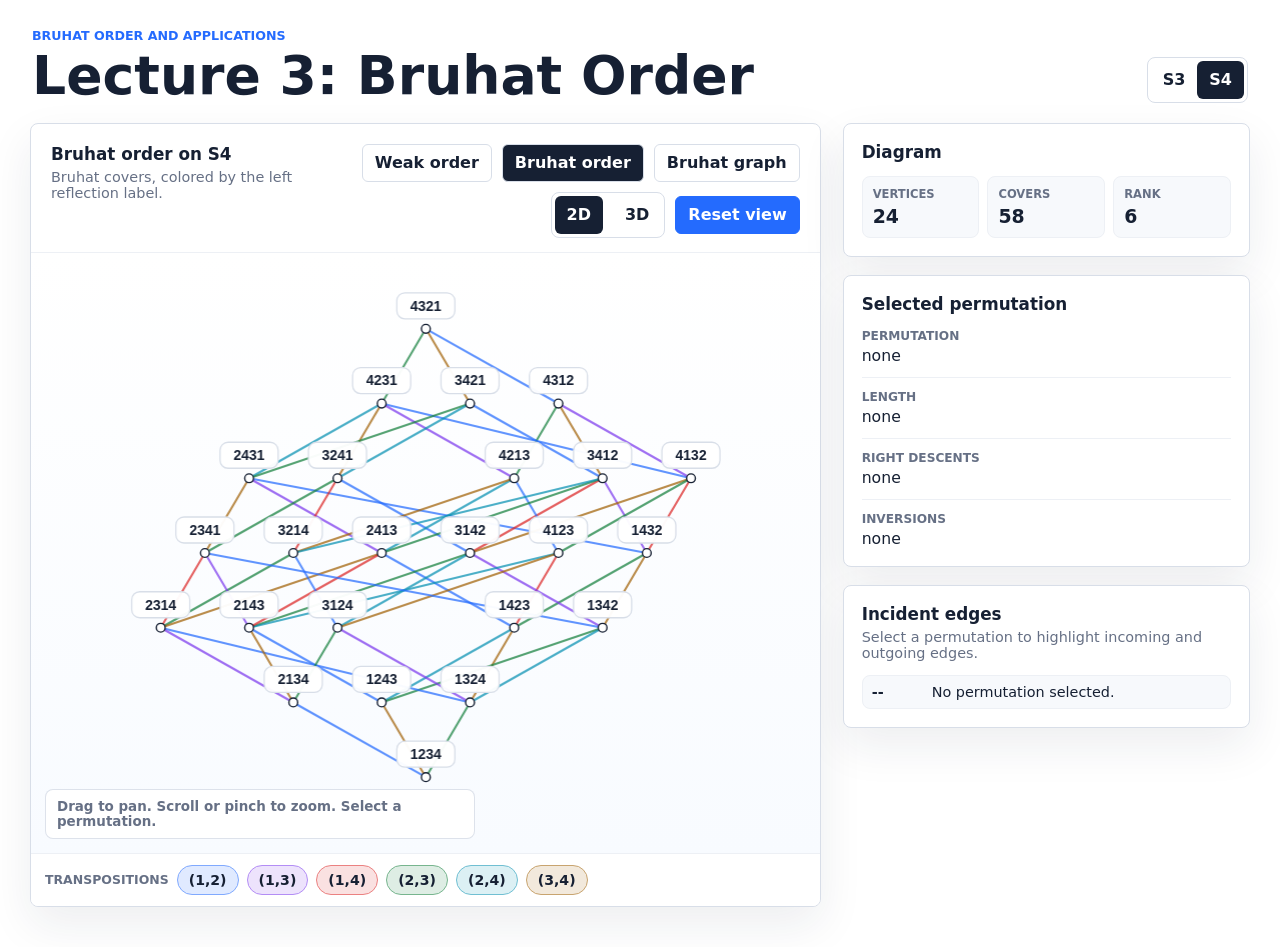
<file: cmnd/app3.html>
<!doctype html>
<html lang="en">
<head>
  <meta charset="utf-8">
  <meta name="viewport" content="width=device-width, initial-scale=1">
  <title>Lecture 3: Bruhat Order</title>
  <style>
    :root {
      --ink: #162033;
      --muted: #667085;
      --line: #d8dee8;
      --soft-line: #edf0f5;
      --panel: #ffffff;
      --panel-soft: #f7f9fc;
      --accent: #246bfe;
      --accent-soft: #e8f0ff;
      --accent-strong: #174fd0;
      --green: #15803d;
      --red: #b42318;
      --shadow: 0 18px 45px rgba(25, 38, 70, 0.08);
    }

    * {
      box-sizing: border-box;
    }

    body {
      margin: 0;
      min-width: 320px;
      background: #fff;
      color: var(--ink);
      font-family: Inter, ui-sans-serif, system-ui, -apple-system, BlinkMacSystemFont, "Segoe UI", sans-serif;
      letter-spacing: 0;
    }

    button {
      font: inherit;
      cursor: pointer;
    }

    .app-shell {
      width: min(1220px, calc(100% - 32px));
      margin: 0 auto;
      padding: 28px 0 40px;
    }

    .topbar {
      display: flex;
      align-items: end;
      justify-content: space-between;
      gap: 24px;
      padding: 0 2px 20px;
    }

    .eyebrow {
      margin: 0 0 6px;
      color: var(--accent);
      font-size: 0.79rem;
      font-weight: 800;
      text-transform: uppercase;
    }

    h1,
    h2,
    h3,
    p {
      margin-top: 0;
    }

    h1 {
      margin-bottom: 0;
      font-size: clamp(2rem, 5vw, 3.35rem);
      line-height: 1;
      letter-spacing: 0;
    }

    h2 {
      margin-bottom: 5px;
      font-size: 1.05rem;
    }

    h3 {
      margin-bottom: 0;
      font-size: 0.94rem;
    }

    .top-controls,
    .mode-tabs,
    .view-controls,
    .view-actions {
      display: flex;
      align-items: center;
      gap: 10px;
      flex-wrap: wrap;
    }

    .segmented {
      display: inline-flex;
      padding: 3px;
      border: 1px solid var(--line);
      border-radius: 8px;
      background: #fff;
    }

    .segmented button,
    .mode-tabs button,
    .view-controls button,
    .view-actions button {
      min-height: 38px;
      border: 0;
      border-radius: 6px;
      background: transparent;
      color: var(--ink);
      padding: 0 12px;
      font-weight: 800;
    }

    .segmented button.active,
    .mode-tabs button.active,
    .view-controls button.active {
      background: var(--ink);
      color: #fff;
    }

    .mode-tabs button,
    .view-controls button {
      border: 1px solid var(--line);
      background: #fff;
    }

    .view-card.hidden {
      display: none;
    }

    .view-controls.segmented button {
      border: 0;
      background: transparent;
    }

    .view-controls.segmented button.active {
      background: var(--ink);
      color: #fff;
    }

    .view-actions {
      flex-wrap: wrap;
      justify-content: flex-end;
      min-width: 0;
    }

    .view-actions #reset-view {
      border: 1px solid var(--accent);
      background: var(--accent);
      color: #fff;
      white-space: nowrap;
    }

    .view-actions #reset-view:hover {
      border-color: var(--accent-strong);
      background: var(--accent-strong);
    }

    .workspace {
      display: grid;
      grid-template-columns: minmax(0, 1.65fr) minmax(300px, 0.85fr);
      gap: 22px;
      align-items: start;
    }

    .main-panel,
    .fact-card {
      border: 1px solid var(--line);
      border-radius: 8px;
      background: var(--panel);
      box-shadow: var(--shadow);
    }

    .main-panel {
      min-height: 690px;
      overflow: hidden;
    }

    .panel-head {
      display: flex;
      align-items: start;
      justify-content: space-between;
      gap: 16px;
      padding: 20px 20px 14px;
      border-bottom: 1px solid var(--soft-line);
    }

    .panel-head > div:first-child {
      min-width: 0;
    }

    .panel-head p,
    .fact-card p {
      margin: 0;
      color: var(--muted);
      font-size: 0.9rem;
    }

    .scene-wrap {
      position: relative;
      height: 600px;
      background: linear-gradient(180deg, #ffffff 0%, #f8fbff 100%);
    }

    #scene {
      position: absolute;
      inset: 0;
      display: block;
      width: 100%;
      height: 100%;
      outline: none;
      touch-action: none;
    }

    .scene-hint {
      position: absolute;
      left: 14px;
      bottom: 14px;
      max-width: min(430px, calc(100% - 28px));
      border: 1px solid rgba(216, 222, 232, 0.86);
      border-radius: 8px;
      background: rgba(255, 255, 255, 0.88);
      color: var(--muted);
      padding: 9px 11px;
      font-size: 0.84rem;
      font-weight: 700;
      backdrop-filter: blur(6px);
    }

    .reflection-panel {
      display: flex;
      align-items: center;
      gap: 8px;
      margin: 0;
      border-top: 1px solid var(--soft-line);
      background: #fff;
      padding: 11px 14px;
      overflow-x: auto;
    }

    .reflection-title {
      color: var(--muted);
      font-size: 0.78rem;
      font-weight: 850;
      text-transform: uppercase;
      white-space: nowrap;
    }

    .reflection-bubble {
      min-height: 30px;
      border: 1px solid color-mix(in srgb, var(--root-color), #ffffff 42%);
      border-radius: 999px;
      background: color-mix(in srgb, var(--root-color), #ffffff 86%);
      color: var(--ink);
      padding: 0 11px;
      font-size: 0.88rem;
      font-weight: 750;
      white-space: nowrap;
    }

    .reflection-bubble.active {
      border: 2px solid var(--root-color);
      background: var(--root-color);
      color: #fff;
      font-weight: 950;
      box-shadow: 0 0 0 3px color-mix(in srgb, var(--root-color), transparent 78%);
    }

    .side-panel {
      display: grid;
      gap: 18px;
    }

    .fact-card {
      padding: 18px;
    }

    .facts {
      display: grid;
      gap: 12px;
      margin: 15px 0 0;
    }

    .facts div {
      display: grid;
      gap: 3px;
      padding-bottom: 12px;
      border-bottom: 1px solid var(--soft-line);
    }

    .facts div:last-child {
      border-bottom: 0;
      padding-bottom: 0;
    }

    dt {
      color: var(--muted);
      font-size: 0.76rem;
      font-weight: 800;
      text-transform: uppercase;
    }

    dd {
      margin: 0;
      overflow-wrap: anywhere;
      font-size: 0.98rem;
    }

    .metric-row {
      display: grid;
      grid-template-columns: repeat(3, 1fr);
      gap: 8px;
      margin-top: 14px;
    }

    .metric {
      border: 1px solid var(--soft-line);
      border-radius: 8px;
      background: var(--panel-soft);
      padding: 10px;
    }

    .metric span {
      display: block;
      color: var(--muted);
      font-size: 0.72rem;
      font-weight: 850;
      text-transform: uppercase;
    }

    .metric strong {
      display: block;
      margin-top: 4px;
      font-size: 1.18rem;
    }

    .edge-list {
      display: grid;
      gap: 8px;
      margin-top: 14px;
    }

    .edge-row {
      display: grid;
      grid-template-columns: 52px minmax(0, 1fr);
      gap: 8px;
      align-items: center;
      min-height: 34px;
      border: 1px solid var(--soft-line);
      border-radius: 8px;
      background: var(--panel-soft);
      padding: 7px 9px;
      color: var(--ink);
      font-size: 0.9rem;
    }

    .edge-row b {
      color: var(--root-color);
    }

    .edge-row.out {
      border-color: rgba(21, 128, 61, 0.24);
      background: rgba(21, 128, 61, 0.08);
    }

    .edge-row.in {
      border-color: rgba(180, 35, 24, 0.2);
      background: rgba(180, 35, 24, 0.07);
    }

    @media (max-width: 940px) {
      .workspace {
        grid-template-columns: 1fr;
      }

      .main-panel {
        min-height: 620px;
      }

      .scene-wrap {
        height: 520px;
      }
    }

    @media (max-width: 640px) {
      .app-shell {
        width: min(100% - 20px, 1220px);
        padding-top: 18px;
      }

      .topbar,
      .panel-head {
        align-items: stretch;
        flex-direction: column;
      }

      .scene-wrap {
        height: 470px;
      }

      .metric-row {
        grid-template-columns: 1fr;
      }
    }
  </style>
</head>
<body>
  <main class="app-shell">
    <header class="topbar">
      <div>
        <p class="eyebrow">Bruhat order and applications</p>
        <h1>Lecture 3: Bruhat Order</h1>
      </div>
      <div class="top-controls" aria-label="Group controls">
        <div class="segmented" role="group" aria-label="Choose symmetric group">
          <button id="group-s3" type="button">S3</button>
          <button id="group-s4" class="active" type="button">S4</button>
        </div>
      </div>
    </header>

    <section class="workspace" aria-label="Bruhat order applet">
      <section class="main-panel">
        <div class="panel-head">
          <div>
            <h2 id="view-title">Bruhat order on S4</h2>
            <p id="view-subtitle">Covers are colored by left reflection label.</p>
          </div>
          <div class="view-actions">
            <div class="mode-tabs" role="group" aria-label="Choose graph mode">
              <button id="mode-weak" type="button">Weak order</button>
              <button id="mode-bruhat" class="active" type="button">Bruhat order</button>
              <button id="mode-graph" type="button">Bruhat graph</button>
            </div>
            <div id="view-card" class="view-card">
              <div class="segmented view-controls" role="group" aria-label="Choose diagram view">
                <button id="view-2d" class="active" type="button">2D</button>
                <button id="view-3d" type="button">3D</button>
              </div>
            </div>
            <button id="reset-view" type="button">Reset view</button>
          </div>
        </div>
        <div class="scene-wrap">
          <canvas id="scene" aria-label="Interactive Bruhat diagram" width="788" height="600"></canvas>
          <div id="scene-hint" class="scene-hint">Drag to pan. Scroll or pinch to zoom. Select a permutation.</div>
        </div>
        <div id="reflection-panel" class="reflection-panel" aria-label="Reflection labels"></div>
      </section>

      <aside class="side-panel" aria-label="Bruhat order data">
        <section class="fact-card">
          <h2>Diagram</h2>
          <div class="metric-row" aria-label="Diagram counts">
            <div class="metric">
              <span>Vertices</span>
              <strong id="metric-vertices">24</strong>
            </div>
            <div class="metric">
              <span id="metric-edges-label">Edges</span>
              <strong id="metric-edges">0</strong>
            </div>
            <div class="metric">
              <span>Rank</span>
              <strong id="metric-rank">6</strong>
            </div>
          </div>
        </section>

        <section class="fact-card">
          <h2>Selected permutation</h2>
          <dl class="facts">
            <div>
              <dt>Permutation</dt>
              <dd id="fact-permutation">none</dd>
            </div>
            <div>
              <dt>Length</dt>
              <dd id="fact-length">0</dd>
            </div>
            <div>
              <dt>Right descents</dt>
              <dd id="fact-descents">none</dd>
            </div>
            <div>
              <dt>Inversions</dt>
              <dd id="fact-inversions">none</dd>
            </div>
          </dl>
        </section>

        <section class="fact-card">
          <h2 id="edge-card-title">Incident edges</h2>
          <p id="edge-card-note">Select a permutation to highlight incoming and outgoing edges.</p>
          <div id="edge-list" class="edge-list"></div>
        </section>
      </aside>
    </section>
  </main>

  <script>
    const state = {
      n: 4,
      mode: "bruhatOrder",
      view: "2d",
      selectedKey: null,
      selectedRootKey: null,
      hoveredKey: null,
      graph: null,
      rotation: identityMatrix(),
      zoom: 1,
      panX: 0,
      panY: 0,
      depthFading: false,
      dragging: false,
      moved: false,
      lastPointer: null,
      lastTrackball: null,
      activePointers: new Map(),
      pinching: false,
      pinchStartDistance: 0,
      pinchStartZoom: 1,
      projected: [],
    };

    const els = {
      canvas: document.getElementById("scene"),
      hint: document.getElementById("scene-hint"),
      s3: document.getElementById("group-s3"),
      s4: document.getElementById("group-s4"),
      modeWeak: document.getElementById("mode-weak"),
      modeBruhat: document.getElementById("mode-bruhat"),
      modeGraph: document.getElementById("mode-graph"),
      viewCard: document.getElementById("view-card"),
      view2d: document.getElementById("view-2d"),
      view3d: document.getElementById("view-3d"),
      reset: document.getElementById("reset-view"),
      title: document.getElementById("view-title"),
      subtitle: document.getElementById("view-subtitle"),
      metricVertices: document.getElementById("metric-vertices"),
      metricEdgesLabel: document.getElementById("metric-edges-label"),
      metricEdges: document.getElementById("metric-edges"),
      metricRank: document.getElementById("metric-rank"),
      factPermutation: document.getElementById("fact-permutation"),
      factLength: document.getElementById("fact-length"),
      factDescents: document.getElementById("fact-descents"),
      factInversions: document.getElementById("fact-inversions"),
      edgeCardTitle: document.getElementById("edge-card-title"),
      edgeCardNote: document.getElementById("edge-card-note"),
      edgeList: document.getElementById("edge-list"),
      reflectionPanel: document.getElementById("reflection-panel"),
    };

    const ctx = els.canvas.getContext("2d");
    const rootColors = {
      "1-2": "#246bfe",
      "1-3": "#7c3aed",
      "1-4": "#dc2626",
      "2-3": "#15803d",
      "2-4": "#0891b2",
      "3-4": "#a16207",
    };
    const rankedRootVectors = {
      "1-2": { x: -1.86, y: 1.05, z: 0.42 },
      "1-3": { x: -1.86, y: 1.05, z: -0.62 },
      "1-4": { x: 1.86, y: 1.05, z: 0.34 },
      "2-3": { x: 0.62, y: 1.05, z: 0.66 },
      "2-4": { x: 1.86, y: 1.05, z: -0.36 },
      "3-4": { x: -0.62, y: 1.05, z: -0.44 },
    };
    const s3HexagonCoords = {
      123: [0.00, -2.12, 0],
      213: [-1.84, -1.06, 0],
      231: [-1.84, 1.06, 0],
      321: [0.00, 2.12, 0],
      312: [1.84, 1.06, 0],
      132: [1.84, -1.06, 0],
    };

    function identity(n) {
      return Array.from({ length: n }, (_, index) => index + 1);
    }

    function permKey(perm) {
      return perm.join("");
    }

    function groupText(n) {
      return `S${n}`;
    }

    function permutations(n) {
      const result = [];
      const used = Array(n + 1).fill(false);
      const current = [];
      function backtrack() {
        if (current.length === n) {
          result.push([...current]);
          return;
        }
        for (let value = 1; value <= n; value += 1) {
          if (used[value]) continue;
          used[value] = true;
          current.push(value);
          backtrack();
          current.pop();
          used[value] = false;
        }
      }
      backtrack();
      return result;
    }

    function inversionPairs(perm) {
      const pairs = [];
      for (let i = 0; i < perm.length; i += 1) {
        for (let j = i + 1; j < perm.length; j += 1) {
          if (perm[i] > perm[j]) pairs.push([perm[i], perm[j]]);
        }
      }
      return pairs;
    }

    function lengthOf(perm) {
      return inversionPairs(perm).length;
    }

    function descents(perm) {
      const result = [];
      for (let i = 1; i < perm.length; i += 1) {
        if (perm[i - 1] > perm[i]) result.push(i);
      }
      return result;
    }

    function positiveRootKey(a, b) {
      return `${Math.min(a, b)}-${Math.max(a, b)}`;
    }

    function transpositionText(rootKey) {
      const [a, b] = rootKey.split("-").map(Number);
      return `(${a},${b})`;
    }

    function allRootKeys(n) {
      const roots = [];
      for (let a = 1; a <= n; a += 1) {
        for (let b = a + 1; b <= n; b += 1) roots.push(`${a}-${b}`);
      }
      return roots;
    }

    function rightSimple(perm, i) {
      const next = [...perm];
      [next[i - 1], next[i]] = [next[i], next[i - 1]];
      return next;
    }

    function leftTransposition(perm, a, b) {
      return perm.map((value) => value === a ? b : value === b ? a : value);
    }

    function inversePermutation(perm) {
      const inverse = Array(perm.length);
      perm.forEach((value, index) => {
        inverse[value - 1] = index + 1;
      });
      return inverse;
    }

    function basisProjection(coords) {
      const centered = coords.map((value) => value - (coords.length + 1) / 2);
      if (coords.length === 4) {
        return {
          x: (centered[0] - centered[1] - centered[2] + centered[3]) / 2,
          y: (3 * centered[0] + centered[1] - centered[2] - 3 * centered[3]) / Math.sqrt(20),
          z: (centered[0] - 3 * centered[1] + 3 * centered[2] - centered[3]) / Math.sqrt(20),
        };
      }
      return {
        x: (centered[0] - centered[1]) / Math.sqrt(2),
        y: (centered[0] + centered[1] - 2 * centered[2]) / Math.sqrt(6),
        z: 0,
      };
    }

    function buildRankedPosition(perm, rank, maxRank) {
      if (perm.length === 3) {
        const coords = s3HexagonCoords[permKey(perm)];
        return { x: coords[0], y: coords[1], z: coords[2] };
      }
      return inversionPairs(perm).reduce((total, [a, b]) => {
        const vector = rankedRootVectors[positiveRootKey(a, b)];
        return {
          x: total.x + vector.x,
          y: total.y + vector.y,
          z: total.z + vector.z,
        };
      }, { x: 0, y: -maxRank * 1.05 / 2, z: 0 });
    }

    function buildRegularPosition(perm) {
      const coords = perm.length === 4 ? inversePermutation(perm) : perm;
      const projected = basisProjection(coords);
      return {
        x: projected.x * (perm.length === 3 ? 2.05 : 1.72),
        y: projected.y * (perm.length === 3 ? 1 : 1.72),
        z: projected.z * (perm.length === 3 ? 0 : 1.72),
      };
    }

    function buildGraph(n, mode) {
      const perms = permutations(n);
      const maxRank = (n * (n - 1)) / 2;
      const vertices = perms.map((perm) => {
        const rank = lengthOf(perm);
        const key = permKey(perm);
        return {
          key,
          perm,
          rank,
          descents: descents(perm),
          inversions: inversionPairs(perm),
          rankedPosition: buildRankedPosition(perm, rank, maxRank),
          regularPosition: buildRegularPosition(perm),
        };
      });
      if (n === 4) {
        [["2341", "3214"], ["1432", "4123"]].forEach(([leftKey, rightKey]) => {
          const left = vertices.find((vertex) => vertex.key === leftKey);
          const right = vertices.find((vertex) => vertex.key === rightKey);
          if (!left || !right) return;
          const leftPosition = { ...left.rankedPosition };
          left.rankedPosition = { ...right.rankedPosition };
          right.rankedPosition = leftPosition;
        });
      }
      const byKey = new Map(vertices.map((vertex) => [vertex.key, vertex]));
      const edges = [];

      vertices.forEach((from) => {
        if (mode === "weakOrder") {
          for (let i = 1; i < n; i += 1) {
            const toPerm = rightSimple(from.perm, i);
            const toRank = lengthOf(toPerm);
            if (toRank !== from.rank + 1) continue;
            const to = byKey.get(permKey(toPerm));
            const labelRootKey = positiveRootKey(from.perm[i - 1], from.perm[i]);
            edges.push({ from, to, labelRootKey, relationKind: "weak", isCover: true, deltaLength: 1 });
          }
          return;
        }

        allRootKeys(n).forEach((rootKey) => {
          const [a, b] = rootKey.split("-").map(Number);
          const toPerm = leftTransposition(from.perm, a, b);
          const toRank = lengthOf(toPerm);
          const deltaLength = toRank - from.rank;
          if (deltaLength <= 0) return;
          if (mode === "bruhatOrder" && deltaLength !== 1) return;
          const to = byKey.get(permKey(toPerm));
          edges.push({
            from,
            to,
            labelRootKey: rootKey,
            relationKind: mode === "bruhatGraph" ? "bruhatGraph" : "bruhatCover",
            isCover: deltaLength === 1,
            deltaLength,
          });
        });
      });

      return { n, maxRank, vertices, edges, byKey };
    }

    function identityMatrix() {
      return [
        [1, 0, 0],
        [0, 1, 0],
        [0, 0, 1],
      ];
    }

    function multiplyMatrix(left, right) {
      return left.map((row, i) => right[0].map((_, j) =>
        left[i][0] * right[0][j] + left[i][1] * right[1][j] + left[i][2] * right[2][j]
      ));
    }

    function applyMatrix(matrix, point) {
      return {
        x: matrix[0][0] * point.x + matrix[0][1] * point.y + matrix[0][2] * point.z,
        y: matrix[1][0] * point.x + matrix[1][1] * point.y + matrix[1][2] * point.z,
        z: matrix[2][0] * point.x + matrix[2][1] * point.y + matrix[2][2] * point.z,
      };
    }

    function rotationMatrix(axis, angle) {
      const { x, y, z } = axis;
      const c = Math.cos(angle);
      const s = Math.sin(angle);
      const t = 1 - c;
      return [
        [t * x * x + c, t * x * y - s * z, t * x * z + s * y],
        [t * x * y + s * z, t * y * y + c, t * y * z - s * x],
        [t * x * z - s * y, t * y * z + s * x, t * z * z + c],
      ];
    }

    function rotatePoint(point) {
      return is3dView() ? applyMatrix(state.rotation, point) : { ...point };
    }

    function is3dView() {
      return state.n === 4 && state.view === "3d";
    }

    function resizeCanvas() {
      const rect = els.canvas.getBoundingClientRect();
      const dpr = Math.min(window.devicePixelRatio || 1, 2);
      const width = Math.max(Math.floor(rect.width * dpr), 1);
      const height = Math.max(Math.floor(rect.height * dpr), 1);
      if (els.canvas.width !== width || els.canvas.height !== height) {
        els.canvas.width = width;
        els.canvas.height = height;
      }
      ctx.setTransform(dpr, 0, 0, dpr, 0, 0);
    }

    function projectGraph() {
      const rect = els.canvas.getBoundingClientRect();
      const scale = Math.min(rect.width, rect.height) * state.zoom / (state.n === 3 ? 6.7 : 7.25);
      const projected = state.graph.vertices.map((vertex) => {
        const source = is3dView() ? vertex.regularPosition : vertex.rankedPosition;
        const rotated = rotatePoint(source);
        return {
          vertex,
          x: rect.width / 2 + state.panX + rotated.x * scale,
          y: rect.height / 2 + state.panY - rotated.y * scale,
          z: rotated.z,
        };
      });
      const minZ = Math.min(...projected.map((item) => item.z));
      const maxZ = Math.max(...projected.map((item) => item.z));
      const span = Math.max(maxZ - minZ, 0.001);
      projected.forEach((item) => {
        item.depth = (item.z - minZ) / span;
      });
      state.projected = projected;
      return projected;
    }

    function projectedByKey() {
      return new Map(state.projected.map((item) => [item.vertex.key, item]));
    }

    function drawScene() {
      if (!state.graph) return;
      resizeCanvas();
      const rect = els.canvas.getBoundingClientRect();
      ctx.clearRect(0, 0, rect.width, rect.height);
      const projected = projectGraph();
      const byKey = projectedByKey();
      const selected = state.selectedKey;
      const applyDepthFading = state.depthFading && is3dView();
      const selectedIncident = (edge) => selected && (edge.from.key === selected || edge.to.key === selected);

      ctx.lineCap = "round";
      state.graph.edges
        .slice()
        .sort((a, b) => Math.min(byKey.get(a.from.key).depth, byKey.get(a.to.key).depth) - Math.min(byKey.get(b.from.key).depth, byKey.get(b.to.key).depth))
        .forEach((edge) => {
          const from = byKey.get(edge.from.key);
          const to = byKey.get(edge.to.key);
          const incident = selectedIncident(edge);
          const rootActive = state.selectedRootKey && edge.labelRootKey === state.selectedRootKey;
          const dimBySelection = selected && !incident;
          const dimByRoot = state.selectedRootKey && !rootActive;
          const depth = Math.min(from.depth, to.depth);
          ctx.globalAlpha = dimBySelection || dimByRoot
            ? 0.15
            : incident || rootActive
              ? 1
              : applyDepthFading
                ? 0.26 + depth * 0.48
                : 0.72;
          ctx.strokeStyle = rootColors[edge.labelRootKey] || "#246bfe";
          ctx.lineWidth = incident || rootActive ? 3.7 : state.n === 3 ? 3.0 : 2.1;
          ctx.beginPath();
          ctx.moveTo(from.x, from.y);
          ctx.lineTo(to.x, to.y);
          ctx.stroke();
          if (state.mode === "bruhatGraph") {
            drawArrowhead(from, to, rootColors[edge.labelRootKey] || "#246bfe", ctx.globalAlpha, ctx.lineWidth);
          }
        });

      projected
        .slice()
        .sort((a, b) => a.depth - b.depth)
        .forEach((item) => {
          const key = item.vertex.key;
          const selectedVertex = key === state.selectedKey;
          const hovered = key === state.hoveredKey;
          const alpha = applyDepthFading ? 0.46 + item.depth * 0.54 : 1;
          const radius = state.n === 3 ? 5.7 : 4.4;
          ctx.globalAlpha = alpha;
          ctx.fillStyle = selectedVertex ? "#246bfe" : hovered ? "#e8f0ff" : "#ffffff";
          ctx.strokeStyle = selectedVertex ? "#174fd0" : "#162033";
          ctx.lineWidth = selectedVertex ? 2.4 : 1.4;
          ctx.beginPath();
          ctx.arc(item.x, item.y, radius, 0, Math.PI * 2);
          ctx.fill();
          ctx.stroke();
          drawLabel(item, alpha, selectedVertex);
        });
      ctx.globalAlpha = 1;
    }

    function drawArrowhead(from, to, color, alpha, lineWidth) {
      const angle = Math.atan2(to.y - from.y, to.x - from.x);
      const length = Math.max(8, lineWidth * 4.2);
      const nodeGap = state.n === 3 ? 17 : 15;
      const tip = {
        x: to.x - Math.cos(angle) * nodeGap,
        y: to.y - Math.sin(angle) * nodeGap,
      };
      ctx.save();
      ctx.globalAlpha = alpha;
      ctx.fillStyle = color;
      ctx.beginPath();
      ctx.moveTo(tip.x, tip.y);
      ctx.lineTo(tip.x - length * Math.cos(angle - Math.PI / 7), tip.y - length * Math.sin(angle - Math.PI / 7));
      ctx.lineTo(tip.x - length * Math.cos(angle + Math.PI / 7), tip.y - length * Math.sin(angle + Math.PI / 7));
      ctx.closePath();
      ctx.fill();
      ctx.restore();
    }

    function drawLabel(item, alpha, selected) {
      const width = state.n === 3 ? 56 : 58;
      const height = state.n === 3 ? 27 : 26;
      const x = item.x - width / 2;
      const y = item.y - height - (state.n === 3 ? 13 : 10);
      item.labelBox = { x, y, width, height };
      ctx.globalAlpha = alpha;
      ctx.fillStyle = selected ? "#246bfe" : "rgba(255, 255, 255, 0.96)";
      ctx.strokeStyle = selected ? "#174fd0" : "#d8dee8";
      ctx.lineWidth = selected ? 2 : 1.3;
      roundRect(ctx, x, y, width, height, 8);
      ctx.fill();
      ctx.stroke();
      ctx.fillStyle = selected ? "#ffffff" : "#162033";
      ctx.font = `800 ${state.n === 3 ? 16 : 14}px Inter, Segoe UI, sans-serif`;
      ctx.textAlign = "center";
      ctx.textBaseline = "middle";
      ctx.fillText(item.vertex.key, x + width / 2, y + height / 2 + 1);
    }

    function roundRect(context, x, y, width, height, radius) {
      const r = Math.min(radius, width / 2, height / 2);
      context.beginPath();
      context.moveTo(x + r, y);
      context.arcTo(x + width, y, x + width, y + height, r);
      context.arcTo(x + width, y + height, x, y + height, r);
      context.arcTo(x, y + height, x, y, r);
      context.arcTo(x, y, x + width, y, r);
      context.closePath();
    }

    function nearestVertex(event) {
      const rect = els.canvas.getBoundingClientRect();
      const x = event.clientX - rect.left;
      const y = event.clientY - rect.top;
      let best = null;
      let bestDistance = Infinity;
      state.projected.forEach((item) => {
        const box = item.labelBox;
        const insideLabel = box && x >= box.x && x <= box.x + box.width && y >= box.y && y <= box.y + box.height;
        const distance = Math.hypot(item.x - x, item.y - y);
        const score = insideLabel ? 0 : distance;
        if (score < bestDistance && (insideLabel || distance < 18)) {
          best = item;
          bestDistance = score;
        }
      });
      return best?.vertex?.key || null;
    }

    function renderUi() {
      const selected = state.selectedKey ? state.graph.byKey.get(state.selectedKey) : null;
      els.s3.classList.toggle("active", state.n === 3);
      els.s4.classList.toggle("active", state.n === 4);
      els.modeWeak.classList.toggle("active", state.mode === "weakOrder");
      els.modeBruhat.classList.toggle("active", state.mode === "bruhatOrder");
      els.modeGraph.classList.toggle("active", state.mode === "bruhatGraph");
      els.viewCard.classList.toggle("hidden", state.n !== 4);
      els.view2d.classList.toggle("active", state.view === "2d");
      els.view3d.classList.toggle("active", state.view === "3d");

      const modeLabel = state.mode === "weakOrder" ? "Weak order" : state.mode === "bruhatGraph" ? "Bruhat graph" : "Bruhat order";
      els.title.textContent = `${modeLabel} on ${groupText(state.n)}`;
      els.subtitle.textContent = state.mode === "weakOrder"
        ? "Right weak covers, colored by their induced left reflection labels."
        : state.mode === "bruhatGraph"
          ? "All increasing left-reflection edges, with arrowheads toward larger length."
          : "Bruhat covers, colored by the left reflection label.";
      els.hint.textContent = is3dView()
        ? "Drag to rotate. Scroll or pinch to zoom. Select a permutation."
        : "Drag to pan. Scroll or pinch to zoom. Select a permutation.";
      els.metricVertices.textContent = String(state.graph.vertices.length);
      els.metricEdgesLabel.textContent = state.mode === "bruhatGraph" ? "Arrows" : "Covers";
      els.metricEdges.textContent = String(state.graph.edges.length);
      els.metricRank.textContent = String(state.graph.maxRank);

      if (selected) {
        els.factPermutation.textContent = selected.key;
        els.factLength.textContent = String(selected.rank);
        els.factDescents.textContent = selected.descents.length ? selected.descents.map((i) => `s${i}`).join(", ") : "none";
        els.factInversions.textContent = selected.inversions.length
          ? selected.inversions.map(([a, b]) => `(${Math.min(a, b)},${Math.max(a, b)})`).join(", ")
          : "none";
      } else {
        els.factPermutation.textContent = "none";
        els.factLength.textContent = "none";
        els.factDescents.textContent = "none";
        els.factInversions.textContent = "none";
      }

      renderIncidentEdges(selected);
      renderReflectionPanel();
    }

    function renderIncidentEdges(selected) {
      if (!selected) {
        els.edgeList.innerHTML = `<div class="edge-row"><b>--</b><span>No permutation selected.</span></div>`;
        return;
      }
      const outgoing = state.graph.edges.filter((edge) => edge.from.key === selected.key);
      const incoming = state.graph.edges.filter((edge) => edge.to.key === selected.key);
      const rows = [
        ...outgoing.map((edge) => edgeRowHtml(edge, "out")),
        ...incoming.map((edge) => edgeRowHtml(edge, "in")),
      ];
      els.edgeCardTitle.textContent = "Incident edges";
      els.edgeCardNote.textContent = state.mode === "bruhatGraph"
        ? "Incoming and outgoing Bruhat graph arrows at the selected permutation."
        : "Incoming and outgoing cover relations at the selected permutation.";
      els.edgeList.innerHTML = rows.length
        ? rows.join("")
        : `<div class="edge-row"><b>--</b><span>No incident edges.</span></div>`;
    }

    function edgeRowHtml(edge, direction) {
      const arrow = direction === "out" ? `${edge.from.key} -> ${edge.to.key}` : `${edge.from.key} -> ${edge.to.key}`;
      const delta = edge.deltaLength === 1 ? "" : `, length +${edge.deltaLength}`;
      return `<div class="edge-row ${direction}" style="--root-color: ${rootColors[edge.labelRootKey] || "#246bfe"}"><b>${transpositionText(edge.labelRootKey)}</b><span>${direction === "out" ? "out" : "in"}: ${arrow}${delta}</span></div>`;
    }

    function renderReflectionPanel() {
      const buttons = allRootKeys(state.n).map((rootKey) => (
        `<button class="reflection-bubble ${state.selectedRootKey === rootKey ? "active" : ""}" type="button" data-root="${rootKey}" style="--root-color: ${rootColors[rootKey] || "#246bfe"}">${transpositionText(rootKey)}</button>`
      )).join("");
      els.reflectionPanel.innerHTML = `<span class="reflection-title">Transpositions</span>${buttons}`;
    }

    function rebuildScene(reset = true) {
      state.graph = buildGraph(state.n, state.mode);
      if (state.selectedKey && !state.graph.byKey.has(state.selectedKey)) state.selectedKey = null;
      if (state.n === 3) state.view = "2d";
      if (reset) resetView();
      else drawScene();
      renderUi();
    }

    function resetView() {
      state.rotation = identityMatrix();
      state.zoom = state.n === 3 ? 1 : is3dView() ? 0.95 : 0.86;
      state.panX = 0;
      state.panY = 0;
      state.depthFading = false;
      state.activePointers.clear();
      state.pinching = false;
      state.lastPointer = null;
      state.lastTrackball = null;
      drawScene();
    }

    function setGroup(n) {
      if (state.n === n) return;
      state.n = n;
      state.selectedKey = null;
      state.selectedRootKey = null;
      state.hoveredKey = null;
      if (n === 3) state.view = "2d";
      rebuildScene();
    }

    function setMode(mode) {
      if (state.mode === mode) return;
      state.mode = mode;
      rebuildScene(false);
      renderUi();
      drawScene();
    }

    function setView(view) {
      if (state.n !== 4 || state.view === view) return;
      state.view = view;
      resetView();
      renderUi();
    }

    function trackballVector(clientX, clientY) {
      const rect = els.canvas.getBoundingClientRect();
      const radius = Math.max(Math.min(rect.width, rect.height) * 0.48, 1);
      const x = (clientX - rect.left - rect.width / 2 - state.panX) / radius;
      const y = (rect.height / 2 + state.panY - (clientY - rect.top)) / radius;
      const length2 = x * x + y * y;
      if (length2 <= 1) return { x, y, z: Math.sqrt(1 - length2) };
      const length = Math.sqrt(length2);
      return { x: x / length, y: y / length, z: 0 };
    }

    function applyTrackballDrag(clientX, clientY) {
      const next = trackballVector(clientX, clientY);
      const previous = state.lastTrackball || next;
      const axis = {
        x: previous.y * next.z - previous.z * next.y,
        y: previous.z * next.x - previous.x * next.z,
        z: previous.x * next.y - previous.y * next.x,
      };
      const axisLength = Math.hypot(axis.x, axis.y, axis.z);
      if (axisLength > 1e-6) {
        const unitAxis = {
          x: axis.x / axisLength,
          y: axis.y / axisLength,
          z: axis.z / axisLength,
        };
        const dot = Math.max(-1, Math.min(1, previous.x * next.x + previous.y * next.y + previous.z * next.z));
        const angle = Math.atan2(axisLength, dot);
        state.rotation = multiplyMatrix(rotationMatrix(unitAxis, angle), state.rotation);
      }
      state.lastTrackball = next;
    }

    function pointerDistance() {
      const points = Array.from(state.activePointers.values());
      if (points.length < 2) return 0;
      return Math.hypot(points[0].x - points[1].x, points[0].y - points[1].y);
    }

    function trackPointer(event) {
      state.activePointers.set(event.pointerId, { x: event.clientX, y: event.clientY });
    }

    function untrackPointer(event) {
      state.activePointers.delete(event.pointerId);
    }

    function updateHover(event) {
      const key = nearestVertex(event);
      if (state.hoveredKey !== key) {
        state.hoveredKey = key;
        drawScene();
      }
    }

    els.s3.addEventListener("click", () => setGroup(3));
    els.s4.addEventListener("click", () => setGroup(4));
    els.modeWeak.addEventListener("click", () => setMode("weakOrder"));
    els.modeBruhat.addEventListener("click", () => setMode("bruhatOrder"));
    els.modeGraph.addEventListener("click", () => setMode("bruhatGraph"));
    els.view2d.addEventListener("click", () => setView("2d"));
    els.view3d.addEventListener("click", () => setView("3d"));
    els.reset.addEventListener("click", resetView);
    els.reflectionPanel.addEventListener("click", (event) => {
      const button = event.target.closest("[data-root]");
      if (!button) return;
      state.selectedRootKey = state.selectedRootKey === button.dataset.root ? null : button.dataset.root;
      renderUi();
      drawScene();
    });
    els.canvas.addEventListener("pointerdown", (event) => {
      trackPointer(event);
      state.dragging = true;
      state.moved = false;
      state.lastPointer = { x: event.clientX, y: event.clientY };
      state.lastTrackball = is3dView() ? trackballVector(event.clientX, event.clientY) : null;
      if (state.activePointers.size >= 2) {
        state.dragging = false;
        state.pinching = true;
        state.moved = true;
        state.lastTrackball = null;
        state.pinchStartDistance = pointerDistance();
        state.pinchStartZoom = state.zoom;
      }
      if (state.dragging) els.canvas.setPointerCapture(event.pointerId);
    });
    els.canvas.addEventListener("pointermove", (event) => {
      if (!state.activePointers.has(event.pointerId) && !state.dragging) {
        updateHover(event);
        return;
      }
      trackPointer(event);
      if (state.pinching && state.activePointers.size >= 2) {
        const distance = pointerDistance();
        if (state.pinchStartDistance > 0) {
          if (is3dView()) state.depthFading = true;
          state.zoom = Math.max(0.56, Math.min(2.1, state.pinchStartZoom * distance / state.pinchStartDistance));
          drawScene();
        }
        return;
      }
      if (state.dragging && state.lastPointer) {
        const dx = event.clientX - state.lastPointer.x;
        const dy = event.clientY - state.lastPointer.y;
        if (Math.abs(dx) + Math.abs(dy) > 2) state.moved = true;
        if (is3dView()) {
          applyTrackballDrag(event.clientX, event.clientY);
          state.depthFading = true;
        } else {
          state.panX += dx;
          state.panY += dy;
        }
        state.lastPointer = { x: event.clientX, y: event.clientY };
        drawScene();
      } else {
        updateHover(event);
      }
    });
    els.canvas.addEventListener("pointerup", (event) => {
      const wasPinching = state.pinching;
      untrackPointer(event);
      if (state.activePointers.size < 2) state.pinching = false;
      if (state.activePointers.size === 0) state.lastTrackball = null;
      if (!state.moved && !wasPinching) {
        const key = nearestVertex(event);
        if (key) {
          state.selectedKey = state.selectedKey === key ? null : key;
          renderUi();
        }
      }
      state.dragging = false;
      state.lastPointer = null;
      drawScene();
    });
    els.canvas.addEventListener("pointercancel", (event) => {
      untrackPointer(event);
      state.dragging = false;
      state.pinching = false;
      state.lastPointer = null;
      state.lastTrackball = null;
      drawScene();
    });
    els.canvas.addEventListener("pointerleave", () => {
      state.hoveredKey = null;
      drawScene();
    });
    els.canvas.addEventListener("wheel", (event) => {
      event.preventDefault();
      const factor = event.deltaY < 0 ? 1.08 : 0.92;
      if (is3dView()) state.depthFading = true;
      state.zoom = Math.max(0.56, Math.min(2.1, state.zoom * factor));
      drawScene();
    }, { passive: false });
    window.addEventListener("resize", drawScene);

    rebuildScene();
  </script>
</body>
</html>
</file>
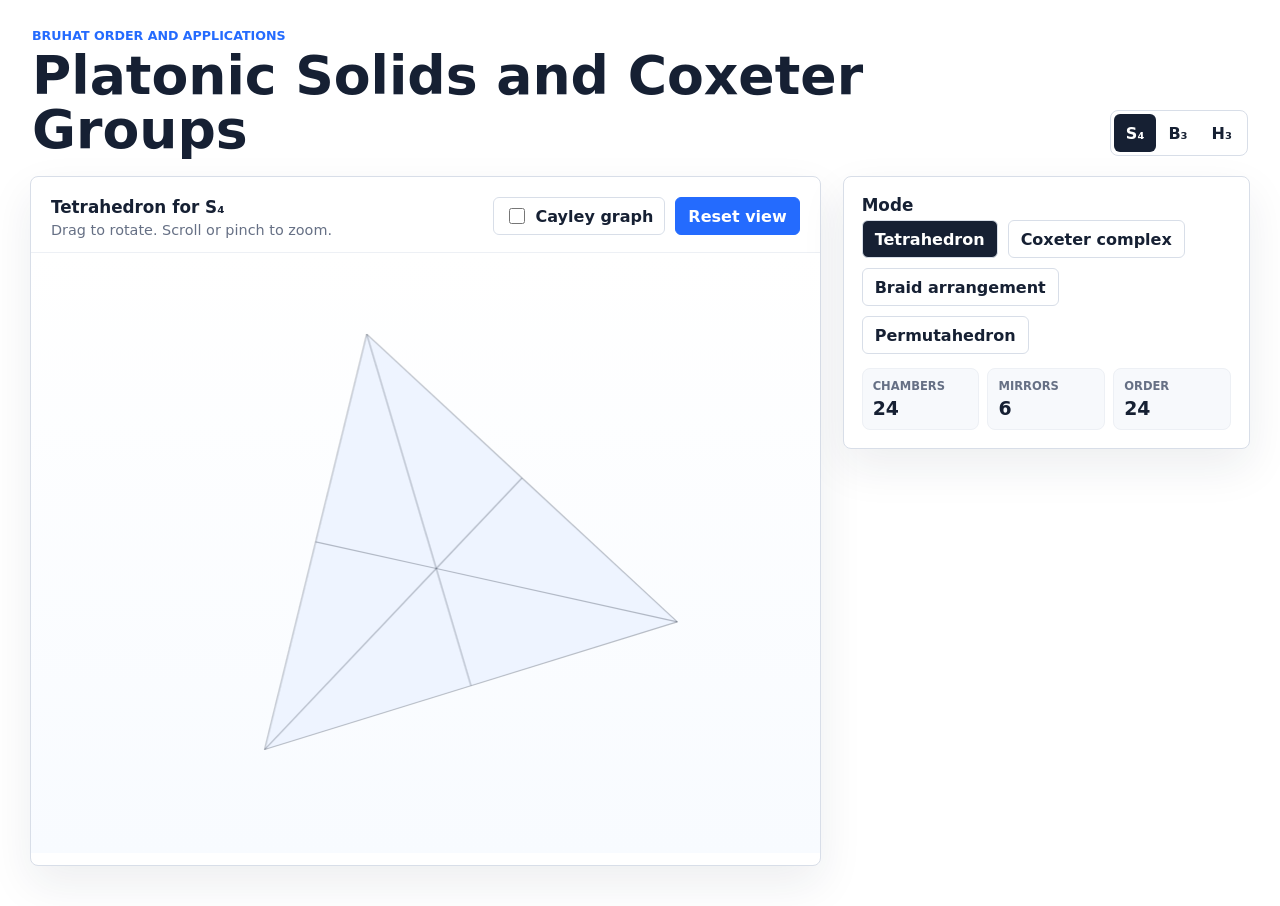
<file: cmnd/Platonic.html>
<!doctype html>
<html lang="en">
<head>
  <meta charset="utf-8">
  <meta name="viewport" content="width=device-width, initial-scale=1">
  <title>Platonic Solids and Coxeter Groups</title>
  <style>
    :root {
      --ink: #162033;
      --muted: #667085;
      --line: #d8dee8;
      --soft-line: #edf0f5;
      --panel: #ffffff;
      --panel-soft: #f7f9fc;
      --accent: #246bfe;
      --accent-strong: #174fd0;
      --shadow: 0 18px 45px rgba(25, 38, 70, 0.08);
    }
    * { box-sizing: border-box; }
    body {
      margin: 0;
      min-width: 320px;
      background: #fff;
      color: var(--ink);
      font-family: Inter, ui-sans-serif, system-ui, -apple-system, BlinkMacSystemFont, "Segoe UI", sans-serif;
    }
    button { font: inherit; cursor: pointer; }
    .app-shell {
      width: min(1220px, calc(100% - 32px));
      margin: 0 auto;
      padding: 28px 0 40px;
    }
    .topbar {
      display: flex;
      align-items: end;
      justify-content: space-between;
      gap: 24px;
      padding: 0 2px 20px;
    }
    .eyebrow {
      margin: 0 0 6px;
      color: var(--accent);
      font-size: 0.79rem;
      font-weight: 800;
      text-transform: uppercase;
    }
    h1, h2, p { margin-top: 0; }
    h1 {
      margin-bottom: 0;
      font-size: clamp(2rem, 5vw, 3.35rem);
      line-height: 1;
    }
    h2 {
      margin-bottom: 5px;
      font-size: 1.05rem;
    }
    .top-controls, .mode-tabs, .view-actions {
      display: flex;
      align-items: center;
      gap: 10px;
      flex-wrap: wrap;
    }
    .segmented {
      display: inline-flex;
      padding: 3px;
      border: 1px solid var(--line);
      border-radius: 8px;
      background: #fff;
    }
    .segmented button, .mode-tabs button, .view-actions button {
      min-height: 38px;
      border: 0;
      border-radius: 6px;
      background: transparent;
      color: var(--ink);
      padding: 0 12px;
      font-weight: 800;
    }
    .segmented button.active, .mode-tabs button.active {
      background: var(--ink);
      color: #fff;
    }
    .mode-tabs button {
      border: 1px solid var(--line);
      background: #fff;
    }
    .cayley-toggle {
      min-height: 38px;
      display: inline-flex;
      align-items: center;
      gap: 8px;
      border: 1px solid var(--line);
      border-radius: 6px;
      background: #fff;
      padding: 0 11px;
      font-weight: 800;
      white-space: nowrap;
    }
    .cayley-toggle input {
      width: 16px;
      min-height: 16px;
      accent-color: var(--accent);
    }
    #reset-view {
      border: 1px solid var(--accent);
      background: var(--accent);
      color: #fff;
      white-space: nowrap;
    }
    #reset-view:hover { background: var(--accent-strong); }
    .workspace {
      display: grid;
      grid-template-columns: minmax(0, 1.65fr) minmax(300px, 0.85fr);
      gap: 22px;
      align-items: start;
    }
    .main-panel, .fact-card {
      border: 1px solid var(--line);
      border-radius: 8px;
      background: var(--panel);
      box-shadow: var(--shadow);
    }
    .main-panel {
      min-height: 690px;
      overflow: hidden;
    }
    .panel-head {
      display: flex;
      align-items: start;
      justify-content: space-between;
      gap: 16px;
      padding: 20px 20px 14px;
      border-bottom: 1px solid var(--soft-line);
    }
    .panel-head p, .fact-card p {
      margin: 0;
      color: var(--muted);
      font-size: 0.9rem;
    }
    .scene-wrap {
      position: relative;
      height: 600px;
      background: linear-gradient(180deg, #fff 0%, #f8fbff 100%);
    }
    #scene, #scene-3d {
      position: absolute;
      inset: 0;
      display: block;
      width: 100%;
      height: 100%;
    }
    #scene {
      z-index: 2;
      touch-action: none;
    }
    #scene-3d {
      z-index: 1;
      pointer-events: none;
    }
    #scene-3d.hidden { display: none; }
    .side-panel {
      display: grid;
      gap: 18px;
    }
    .fact-card { padding: 18px; }
    .metric-row {
      display: grid;
      grid-template-columns: repeat(3, 1fr);
      gap: 8px;
      margin-top: 14px;
    }
    .metric {
      border: 1px solid var(--soft-line);
      border-radius: 8px;
      background: var(--panel-soft);
      padding: 10px;
    }
    .metric span {
      display: block;
      color: var(--muted);
      font-size: 0.72rem;
      font-weight: 850;
      text-transform: uppercase;
    }
    .metric strong {
      display: block;
      margin-top: 4px;
      font-size: 1.18rem;
    }
    @media (max-width: 940px) {
      .workspace { grid-template-columns: 1fr; }
      .main-panel { min-height: 620px; }
      .scene-wrap { height: 520px; }
    }
    @media (max-width: 640px) {
      .app-shell { width: min(100% - 20px, 1220px); padding-top: 18px; }
      .topbar, .panel-head { align-items: stretch; flex-direction: column; }
      .scene-wrap { height: 470px; }
      .metric-row { grid-template-columns: 1fr; }
    }
  </style>
</head>
<body>
  <main class="app-shell">
    <header class="topbar">
      <div>
        <p class="eyebrow">Bruhat order and applications</p>
        <h1>Platonic Solids and Coxeter Groups</h1>
      </div>
      <div class="top-controls">
        <div class="segmented" role="group" aria-label="Choose group">
          <button id="group-S4" class="active" type="button">S₄</button>
          <button id="group-B3" type="button">B₃</button>
          <button id="group-H3" type="button">H₃</button>
        </div>
      </div>
    </header>

    <section class="workspace">
      <section class="main-panel">
        <div class="panel-head">
          <div>
            <h2 id="view-title">Tetrahedron for S₄</h2>
            <p id="view-subtitle">Drag to rotate. Scroll or pinch to zoom.</p>
          </div>
          <div class="view-actions">
            <label class="cayley-toggle" for="show-cayley">
              <input id="show-cayley" type="checkbox">
              Cayley graph
            </label>
            <button id="reset-view" type="button">Reset view</button>
          </div>
        </div>
        <div class="scene-wrap">
          <canvas id="scene-3d" class="hidden" width="1" height="1" aria-hidden="true"></canvas>
          <canvas id="scene" width="788" height="600" aria-label="Rotatable Coxeter visualization"></canvas>
        </div>
      </section>

      <aside class="side-panel">
        <section class="fact-card">
          <h2>Mode</h2>
          <div id="mode-tabs" class="mode-tabs" role="group" aria-label="Choose visualization mode"></div>
          <div class="metric-row">
            <div class="metric"><span>Chambers</span><strong id="metric-chambers">24</strong></div>
            <div class="metric"><span id="metric-planes-label">Planes</span><strong id="metric-planes">6</strong></div>
            <div class="metric"><span>Order</span><strong id="metric-order">24</strong></div>
          </div>
        </section>
      </aside>
    </section>
  </main>

  <script>
    const state = {
      group: "S4",
      mode: "tetrahedron",
      showCayley: false,
      data: null,
      solid: null,
      rotation: identityMatrix(),
      zoom: 1,
      panX: 0,
      panY: 0,
      dragging: false,
      moved: false,
      lastPointer: null,
      lastTrackball: null,
      activePointers: new Map(),
      pinching: false,
      pinchStartDistance: 0,
      pinchStartZoom: 1,
    };

    const els = {
      canvas: document.getElementById("scene"),
      canvas3d: document.getElementById("scene-3d"),
      title: document.getElementById("view-title"),
      subtitle: document.getElementById("view-subtitle"),
      modeTabs: document.getElementById("mode-tabs"),
      showCayley: document.getElementById("show-cayley"),
      reset: document.getElementById("reset-view"),
      metricChambers: document.getElementById("metric-chambers"),
      metricPlanesLabel: document.getElementById("metric-planes-label"),
      metricPlanes: document.getElementById("metric-planes"),
      metricOrder: document.getElementById("metric-order"),
      groupButtons: {
        S4: document.getElementById("group-S4"),
        B3: document.getElementById("group-B3"),
        H3: document.getElementById("group-H3"),
      },
    };
    const ctx = els.canvas.getContext("2d");
    const gl = els.canvas3d.getContext("webgl", { alpha: true, antialias: true });
    let diskProgram = null;
    let diskBuffer = null;

    const groupConfigs = {
      S4: { text: "S₄", order: 24, m12: 3, m23: 3, modes: ["tetrahedron", "complex", "braid", "permutahedron"] },
      B3: { text: "B₃", order: 48, m12: 4, m23: 3, modes: ["cube", "octahedron", "complex", "braid", "permutahedron"] },
      H3: { text: "H₃", order: 120, m12: 5, m23: 3, modes: ["dodecahedron", "icosahedron", "complex", "braid", "permutahedron"] },
    };
    const modeLabels = {
      tetrahedron: "Tetrahedron",
      cube: "Cube",
      octahedron: "Octahedron",
      dodecahedron: "Dodecahedron",
      icosahedron: "Icosahedron",
      complex: "Coxeter complex",
      braid: "Braid arrangement",
      permutahedron: "Permutahedron",
    };
    function modeLabel(mode, group = state.group) {
      if (mode === "braid" && group !== "S4") return "Coxeter arrangement";
      return modeLabels[mode];
    }
    const diskColors = ["#246bfe", "#7c3aed", "#dc2626", "#15803d", "#0891b2", "#a16207", "#be185d", "#0f766e", "#4338ca", "#b45309", "#64748b", "#16a34a", "#ef4444", "#0284c7", "#9333ea"];
    const chamberStroke = "rgba(22, 32, 51, 0.38)";
    const graphColor = "#475569";

    function identityMatrix() {
      return [[1, 0, 0], [0, 1, 0], [0, 0, 1]];
    }
    function dot(a, b) { return a.x * b.x + a.y * b.y + a.z * b.z; }
    function cross(a, b) {
      return { x: a.y * b.z - a.z * b.y, y: a.z * b.x - a.x * b.z, z: a.x * b.y - a.y * b.x };
    }
    function add(a, b) { return { x: a.x + b.x, y: a.y + b.y, z: a.z + b.z }; }
    function sub(a, b) { return { x: a.x - b.x, y: a.y - b.y, z: a.z - b.z }; }
    function scale(p, s) { return { x: p.x * s, y: p.y * s, z: p.z * s }; }
    function avg(points) { return scale(points.reduce(add, { x: 0, y: 0, z: 0 }), 1 / Math.max(points.length, 1)); }
    function closestPointOnSegment(point, first, second) {
      const direction = sub(second, first);
      const length2 = dot(direction, direction) || 1;
      const t = Math.max(0, Math.min(1, dot(sub(point, first), direction) / length2));
      return add(first, scale(direction, t));
    }
    function norm(p, r = 1) {
      const length = Math.hypot(p.x, p.y, p.z) || 1;
      return { x: r * p.x / length, y: r * p.y / length, z: r * p.z / length };
    }
    function matVec(m, p) {
      return {
        x: m[0][0] * p.x + m[0][1] * p.y + m[0][2] * p.z,
        y: m[1][0] * p.x + m[1][1] * p.y + m[1][2] * p.z,
        z: m[2][0] * p.x + m[2][1] * p.y + m[2][2] * p.z,
      };
    }
    function matMul(a, b) {
      return a.map((row, i) => row.map((_, j) => a[i][0] * b[0][j] + a[i][1] * b[1][j] + a[i][2] * b[2][j]));
    }
    function reflectionMatrix(root) {
      return [
        [1 - 2 * root.x * root.x, -2 * root.x * root.y, -2 * root.x * root.z],
        [-2 * root.y * root.x, 1 - 2 * root.y * root.y, -2 * root.y * root.z],
        [-2 * root.z * root.x, -2 * root.z * root.y, 1 - 2 * root.z * root.z],
      ];
    }
    function matrixKey(m) {
      return m.flat().map((value) => {
        const rounded = Math.abs(value) < 1e-8 ? 0 : value;
        return rounded.toFixed(4);
      }).join(",");
    }
    function pointKey(p) {
      const q = norm(p, 1);
      const sign = Math.abs(q.x) > 1e-5 ? Math.sign(q.x) : Math.abs(q.y) > 1e-5 ? Math.sign(q.y) : Math.sign(q.z || 1);
      return [q.x * sign, q.y * sign, q.z * sign].map((value) => value.toFixed(5)).join(",");
    }
    function hasRootLine(roots, candidate) {
      const q = norm(candidate, 1);
      return roots.some((root) => Math.abs(dot(norm(root, 1), q)) > 1 - 1e-6);
    }
    function pushRootLine(roots, candidate) {
      if (!hasRootLine(roots, candidate)) roots.push(norm(candidate, 1));
    }
    function permutations(n) {
      const result = [];
      const used = Array(n + 1).fill(false);
      function backtrack(current) {
        if (current.length === n) {
          result.push([...current]);
          return;
        }
        for (let value = 1; value <= n; value += 1) {
          if (used[value]) continue;
          used[value] = true;
          current.push(value);
          backtrack(current);
          current.pop();
          used[value] = false;
        }
      }
      backtrack([]);
      return result;
    }
    function permKey(perm) {
      return perm.join("");
    }
    function rightSimple(perm, i) {
      const next = [...perm];
      [next[i - 1], next[i]] = [next[i], next[i - 1]];
      return next;
    }
    function inversePermutation(perm) {
      const inverse = Array(perm.length);
      perm.forEach((value, index) => {
        inverse[value - 1] = index + 1;
      });
      return inverse;
    }
    function basisProjection(coords) {
      const centered = coords.map((value) => value - (coords.length + 1) / 2);
      return {
        x: (centered[0] - centered[1] - centered[2] + centered[3]) / 2,
        y: (3 * centered[0] + centered[1] - centered[2] - 3 * centered[3]) / Math.sqrt(20),
        z: (centered[0] - 3 * centered[1] + 3 * centered[2] - centered[3]) / Math.sqrt(20),
      };
    }
    function subsetProjection(subset) {
      const values = Array.from({ length: 4 }, (_, index) => subset.has(index + 1) ? 1 : 0);
      const mean = values.reduce((sum, value) => sum + value, 0) / 4;
      const centered = values.map((value) => value - mean);
      return {
        x: (centered[0] - centered[1] - centered[2] + centered[3]) / 2,
        y: (3 * centered[0] + centered[1] - centered[2] - 3 * centered[3]) / Math.sqrt(20),
        z: (centered[0] - 3 * centered[1] + 3 * centered[2] - centered[3]) / Math.sqrt(20),
      };
    }
    function rootProjectionS4(a, b) {
      const centered = Array(4).fill(0);
      centered[a - 1] = 1;
      centered[b - 1] = -1;
      return {
        x: (centered[0] - centered[1] - centered[2] + centered[3]) / 2,
        y: (3 * centered[0] + centered[1] - centered[2] - 3 * centered[3]) / Math.sqrt(20),
        z: (centered[0] - 3 * centered[1] + 3 * centered[2] - centered[3]) / Math.sqrt(20),
      };
    }
    function buildS4DataFromApp2() {
      const perms = permutations(4);
      const vertexMap = new Map();
      const vertices = [];
      const chambers = [];
      const chamberByKey = new Map();
      const radius = 3;
      function vertexFor(values) {
        const key = values.join("");
        if (vertexMap.has(key)) return vertexMap.get(key);
        const position = norm(subsetProjection(new Set(values)), radius);
        const vertex = { key, values, position };
        vertexMap.set(key, vertex);
        vertices.push(vertex);
        return vertex;
      }
      perms.forEach((perm, id) => {
        const chain = [];
        for (let size = 1; size < 4; size += 1) {
          chain.push(vertexFor(perm.slice(0, size).sort((a, b) => a - b)));
        }
        const center = norm(avg(chain.map((vertex) => vertex.position)), radius * 0.72);
        const chamber = { id, key: permKey(perm), perm, vertices: chain.map((vertex) => vertex.position), center };
        chambers.push(chamber);
        chamberByKey.set(chamber.key, chamber);
      });
      const byKey = new Map(chambers.map((chamber) => [chamber.key, chamber]));
      const cayleyEdges = [];
      chambers.forEach((chamber) => {
        for (let i = 1; i <= 3; i += 1) {
          const next = byKey.get(permKey(rightSimple(chamber.perm, i)));
          if (chamber.id < next.id) cayleyEdges.push({ from: chamber.id, to: next.id, simple: i - 1 });
        }
      });
      const reflectionRoots = [];
      for (let a = 1; a <= 4; a += 1) {
        for (let b = a + 1; b <= 4; b += 1) reflectionRoots.push(norm(rootProjectionS4(a, b), 1));
      }
      const orbit = chambers.map((chamber) => ({
        id: chamber.id,
        point: scale(basisProjection(inversePermutation(chamber.perm)), 1.48),
      }));
      return { group: "S4", chambers, cayleyEdges, reflectionRoots, orbit, order: 24 };
    }
    function rootsFor(config) {
      const c12 = Math.cos(Math.PI / config.m12);
      const s12 = Math.sin(Math.PI / config.m12);
      const c23 = Math.cos(Math.PI / config.m23);
      const a1 = { x: 1, y: 0, z: 0 };
      const a2 = { x: -c12, y: s12, z: 0 };
      const y3 = -c23 / s12;
      const a3 = { x: 0, y: y3, z: Math.sqrt(Math.max(0, 1 - y3 * y3)) };
      return [a1, a2, a3];
    }
    function chamberVertex(roots, i, j, k) {
      let p = norm(cross(roots[i], roots[j]), 3);
      if (dot(p, roots[k]) < 0) p = scale(p, -1);
      return p;
    }
    function buildCoxeterData(group) {
      if (group === "S4") return buildS4DataFromApp2();
      const config = groupConfigs[group];
      const roots = rootsFor(config);
      const generators = roots.map(reflectionMatrix);
      const elements = [{ matrix: identityMatrix(), key: matrixKey(identityMatrix()) }];
      const seen = new Map([[elements[0].key, 0]]);
      for (let index = 0; index < elements.length; index += 1) {
        generators.forEach((generator) => {
          const matrix = matMul(elements[index].matrix, generator);
          const key = matrixKey(matrix);
          if (!seen.has(key)) {
            seen.set(key, elements.length);
            elements.push({ matrix, key });
          }
        });
      }
      const baseVerts = [
        chamberVertex(roots, 1, 2, 0),
        chamberVertex(roots, 0, 2, 1),
        chamberVertex(roots, 0, 1, 2),
      ];
      const chambers = elements.map((element, id) => {
        const vertices = baseVerts.map((vertex) => matVec(element.matrix, vertex));
        const center = norm(avg(vertices), 2.35);
        return { id, element, vertices, center };
      });
      const cayleyEdges = [];
      elements.forEach((element, id) => {
        generators.forEach((generator, simple) => {
          const to = seen.get(matrixKey(matMul(element.matrix, generator)));
          if (id < to) cayleyEdges.push({ from: id, to, simple });
        });
      });
      const reflectionRoots = [];
      elements.forEach((element) => {
        roots.forEach((root) => {
          const image = matVec(element.matrix, root);
          pushRootLine(reflectionRoots, image);
        });
      });
      const seed = norm(add(add(scale(roots[0], 0.73), scale(roots[1], 1.31)), scale(roots[2], 1.97)), 2.35);
      const orbit = elements.map((element, id) => ({ id, point: matVec(element.matrix, seed) }));
      return { group, roots, generators, elements, chambers, cayleyEdges, reflectionRoots, orbit, order: elements.length };
    }
    function component(point, index) {
      return index === 0 ? point.x : index === 1 ? point.y : point.z;
    }
    function frameFromPair(first, second) {
      const e1 = norm(first, 1);
      const secondFlat = sub(second, scale(e1, dot(second, e1)));
      const e2 = norm(secondFlat, 1);
      const e3 = norm(cross(e1, e2), 1);
      return [e1, e2, e3];
    }
    function rotationFromFrames(sourceFrame, targetFrame) {
      return [0, 1, 2].map((row) => [0, 1, 2].map((col) =>
        targetFrame.reduce((sum, targetAxis, index) => sum + component(targetAxis, row) * component(sourceFrame[index], col), 0)
      ));
    }
    function permutationsOf(values) {
      if (values.length <= 1) return [values];
      const result = [];
      values.forEach((value, index) => {
        const rest = values.slice(0, index).concat(values.slice(index + 1));
        permutationsOf(rest).forEach((perm) => result.push([value, ...perm]));
      });
      return result;
    }
    function simpleRootsForCurrentGroup() {
      if (state.group === "S4") {
        return [
          norm(rootProjectionS4(1, 2), 1),
          norm(rootProjectionS4(2, 3), 1),
          norm(rootProjectionS4(3, 4), 1),
        ];
      }
      return rootsFor(groupConfigs[state.group]).map((root) => norm(root, 1));
    }
    function reflectionRootLines(simpleRoots) {
      const generators = simpleRoots.map(reflectionMatrix);
      const elements = [{ matrix: identityMatrix(), key: matrixKey(identityMatrix()) }];
      const seen = new Set([elements[0].key]);
      for (let index = 0; index < elements.length; index += 1) {
        generators.forEach((generator) => {
          const matrix = matMul(elements[index].matrix, generator);
          const key = matrixKey(matrix);
          if (!seen.has(key)) {
            seen.add(key);
            elements.push({ matrix, key });
          }
        });
      }
      const roots = [];
      elements.forEach((element) => {
        simpleRoots.forEach((root) => {
          const image = matVec(element.matrix, root);
          pushRootLine(roots, image);
        });
      });
      return roots;
    }
    function sourceSimpleRootsForSolid(poly) {
      const face = poly.faces[0];
      const vertex = poly.vertices[face[0]];
      const edgeCenter = avg([poly.vertices[face[0]], poly.vertices[face[1]]]);
      const faceCenter = avg(face.map((index) => poly.vertices[index]));
      function wallNormal(first, second, inside) {
        let normal = norm(cross(first, second), 1);
        if (dot(normal, inside) < 0) normal = scale(normal, -1);
        return normal;
      }
      return [
        wallNormal(edgeCenter, faceCenter, vertex),
        wallNormal(vertex, faceCenter, edgeCenter),
        wallNormal(vertex, edgeCenter, faceCenter),
      ];
    }
    function bestSolidAlignment(poly) {
      const sourceRoots = sourceSimpleRootsForSolid(poly);
      const sourceLines = reflectionRootLines(sourceRoots);
      const targetRoots = simpleRootsForCurrentGroup();
      const targetLines = state.data?.reflectionRoots?.length ? state.data.reflectionRoots : reflectionRootLines(targetRoots);
      const sourcePermutations = [[0, 1, 2]];
      const targetPermutations = permutationsOf([0, 1, 2]);
      let best = identityMatrix();
      let bestScore = Infinity;
      sourcePermutations.forEach((sourceOrder) => {
        targetPermutations.forEach((targetOrder) => {
          for (let mask = 0; mask < 8; mask += 1) {
            const orderedSource = sourceOrder.map((index) => sourceRoots[index]);
            const orderedTarget = targetOrder.map((index, bit) => scale(targetRoots[index], (mask & (1 << bit)) ? -1 : 1));
            const sourceFrame = frameFromPair(orderedSource[0], orderedSource[1]);
            const targetFrame = frameFromPair(orderedTarget[0], orderedTarget[1]);
            const matrix = rotationFromFrames(sourceFrame, targetFrame);
            const thirdScore = 1 - Math.abs(dot(norm(matVec(matrix, orderedSource[2]), 1), norm(orderedTarget[2], 1)));
            const lineScore = sourceLines.reduce((sum, root) => {
              const rotated = norm(matVec(matrix, root), 1);
              const match = targetLines.reduce((quality, target) => Math.max(quality, Math.abs(dot(rotated, norm(target, 1)))), 0);
              return sum + (1 - match);
            }, 0);
            const score = lineScore + thirdScore * 10;
            if (score < bestScore) {
              bestScore = score;
              best = matrix;
            }
          }
        });
      });
      return best;
    }
    function alignPolyForCurrentGroup(poly) {
      const matrix = bestSolidAlignment(poly);
      return {
        vertices: poly.vertices.map((vertex) => matVec(matrix, vertex)),
        faces: poly.faces,
      };
    }

    function polyhedronData(mode) {
      const phi = (1 + Math.sqrt(5)) / 2;
      if (mode === "tetrahedron") {
        return normalizePoly({
          vertices: [[1, 1, 1], [1, -1, -1], [-1, 1, -1], [-1, -1, 1]],
          faces: [[0, 2, 1], [0, 1, 3], [0, 3, 2], [1, 2, 3]],
        });
      }
      if (mode === "cube") {
        const v = [[-1,-1,-1],[1,-1,-1],[1,1,-1],[-1,1,-1],[-1,-1,1],[1,-1,1],[1,1,1],[-1,1,1]];
        return normalizePoly({ vertices: v, faces: [[0,3,2,1],[4,5,6,7],[0,1,5,4],[1,2,6,5],[2,3,7,6],[3,0,4,7]] });
      }
      if (mode === "octahedron") {
        return normalizePoly({ vertices: [[1,0,0],[-1,0,0],[0,1,0],[0,-1,0],[0,0,1],[0,0,-1]], faces: [[0,2,4],[2,1,4],[1,3,4],[3,0,4],[2,0,5],[1,2,5],[3,1,5],[0,3,5]] });
      }
      if (mode === "icosahedron") {
        const v = [
          [-1, phi, 0], [1, phi, 0], [-1, -phi, 0], [1, -phi, 0],
          [0, -1, phi], [0, 1, phi], [0, -1, -phi], [0, 1, -phi],
          [phi, 0, -1], [phi, 0, 1], [-phi, 0, -1], [-phi, 0, 1],
        ];
        return convexHullPoly(v);
      }
      return dualPolyhedron(polyhedronData("icosahedron"));
    }
    function normalizePoly(poly) {
      const vertices = poly.vertices.map(([x, y, z]) => norm({ x, y, z }, 3));
      const faces = poly.faces.map((face) => orientFace(face, vertices));
      return buildFlagComplex(alignPolyForCurrentGroup({ vertices, faces }));
    }
    function convexHullPoly(rawVertices) {
      const vertices = rawVertices.map(([x, y, z]) => norm({ x, y, z }, 3));
      const faces = [];
      for (let i = 0; i < vertices.length; i += 1) {
        for (let j = i + 1; j < vertices.length; j += 1) {
          for (let k = j + 1; k < vertices.length; k += 1) {
            const normal = cross(sub(vertices[j], vertices[i]), sub(vertices[k], vertices[i]));
            if (Math.hypot(normal.x, normal.y, normal.z) < 1e-7) continue;
            const vals = vertices.map((v) => dot(normal, sub(v, vertices[i])));
            if (vals.every((value) => value >= -1e-6) || vals.every((value) => value <= 1e-6)) {
              faces.push(orientFace([i, j, k], vertices));
            }
          }
        }
      }
      return buildFlagComplex(alignPolyForCurrentGroup({ vertices, faces: dedupeFaces(faces) }));
    }
    function orientFace(face, vertices) {
      const center = avg(face.map((index) => vertices[index]));
      const normal = cross(sub(vertices[face[1]], vertices[face[0]]), sub(vertices[face[2]], vertices[face[0]]));
      return dot(normal, center) >= 0 ? face : [...face].reverse();
    }
    function dedupeFaces(faces) {
      const seen = new Set();
      const result = [];
      faces.forEach((face) => {
        const key = [...face].sort((a, b) => a - b).join(",");
        if (!seen.has(key)) {
          seen.add(key);
          result.push(face);
        }
      });
      return result;
    }
    function dualPolyhedron(poly) {
      const vertices = poly.faces.map((face) => norm(avg(face.map((index) => poly.vertices[index])), 3));
      const faces = poly.vertices.map((_, vertexIndex) => {
        const incident = poly.faces
          .map((face, faceIndex) => face.includes(vertexIndex) ? faceIndex : -1)
          .filter((index) => index >= 0);
        const center = norm(poly.vertices[vertexIndex], 1);
        const u = norm(Math.abs(center.x) < 0.8 ? cross(center, { x: 1, y: 0, z: 0 }) : cross(center, { x: 0, y: 1, z: 0 }), 1);
        const v = cross(center, u);
        incident.sort((a, b) => Math.atan2(dot(vertices[a], v), dot(vertices[a], u)) - Math.atan2(dot(vertices[b], v), dot(vertices[b], u)));
        return orientFace(incident, vertices);
      });
      return buildFlagComplex({ vertices, faces });
    }
    function buildFlagComplex(poly) {
      const edgeMap = new Map();
      poly.faces.forEach((face, faceIndex) => {
        face.forEach((from, i) => {
          const to = face[(i + 1) % face.length];
          const key = [from, to].sort((a, b) => a - b).join("-");
          if (!edgeMap.has(key)) edgeMap.set(key, { vertices: [from, to].sort((a, b) => a - b), faces: [] });
          edgeMap.get(key).faces.push(faceIndex);
        });
      });
      const edges = Array.from(edgeMap.values());
      const chambers = [];
      poly.faces.forEach((face, faceIndex) => {
        const faceCenter = avg(face.map((index) => poly.vertices[index]));
        face.forEach((vertexIndex, i) => {
          const next = face[(i + 1) % face.length];
          const prev = face[(i - 1 + face.length) % face.length];
          [[vertexIndex, next], [prev, vertexIndex]].forEach(([a, b]) => {
            const edge = edgeMap.get([a, b].sort((x, y) => x - y).join("-"));
            const edgeCenter = avg(edge.vertices.map((index) => poly.vertices[index]));
            const points = [poly.vertices[vertexIndex], edgeCenter, faceCenter];
            chambers.push({ id: chambers.length, vertexIndex, edgeKey: edge.vertices.join("-"), faceIndex, points, center: avg(points) });
          });
        });
      });
      const chamberByFlag = new Map(chambers.map((chamber) => [`${chamber.vertexIndex}|${chamber.edgeKey}|${chamber.faceIndex}`, chamber]));
      const cayleyEdges = [];
      chambers.forEach((chamber) => {
        const edge = edgeMap.get(chamber.edgeKey.split("-").sort((a, b) => Number(a) - Number(b)).join("-"));
        const otherVertex = edge.vertices.find((index) => index !== chamber.vertexIndex);
        const otherFace = edge.faces.find((index) => index !== chamber.faceIndex);
        const candidates = [
          `${otherVertex}|${chamber.edgeKey}|${chamber.faceIndex}`,
          `${chamber.vertexIndex}|${chamber.edgeKey}|${otherFace}`,
        ];
        const face = poly.faces[chamber.faceIndex];
        const incidentEdges = face
          .map((from, i) => [from, face[(i + 1) % face.length]].sort((a, b) => a - b).join("-"))
          .filter((key) => key !== chamber.edgeKey && key.split("-").map(Number).includes(chamber.vertexIndex));
        incidentEdges.forEach((key) => candidates.push(`${chamber.vertexIndex}|${key}|${chamber.faceIndex}`));
        candidates.forEach((key) => {
          const to = chamberByFlag.get(key);
          if (to && chamber.id < to.id) {
            const commonPoints = chamber.points.filter((point) =>
              to.points.some((other) => Math.hypot(point.x - other.x, point.y - other.y, point.z - other.z) < 1e-6)
            );
            cayleyEdges.push({ from: chamber.id, to: to.id, wall: commonPoints });
          }
        });
      });
      return { ...poly, edges, chambers, cayleyEdges };
    }

    function resizeCanvas() {
      const rect = els.canvas.getBoundingClientRect();
      const dpr = Math.min(window.devicePixelRatio || 1, 2);
      const width = Math.max(Math.floor(rect.width * dpr), 1);
      const height = Math.max(Math.floor(rect.height * dpr), 1);
      if (els.canvas.width !== width || els.canvas.height !== height) {
        els.canvas.width = width;
        els.canvas.height = height;
      }
      ctx.setTransform(dpr, 0, 0, dpr, 0, 0);
    }
    function resizeWebglCanvas() {
      if (!gl) return;
      const rect = els.canvas3d.getBoundingClientRect();
      const dpr = Math.min(window.devicePixelRatio || 1, 2);
      const width = Math.max(Math.floor(rect.width * dpr), 1);
      const height = Math.max(Math.floor(rect.height * dpr), 1);
      if (els.canvas3d.width !== width || els.canvas3d.height !== height) {
        els.canvas3d.width = width;
        els.canvas3d.height = height;
      }
      gl.viewport(0, 0, width, height);
    }
    function clearWebgl() {
      if (!gl) return;
      gl.clearColor(0, 0, 0, 0);
      gl.clear(gl.COLOR_BUFFER_BIT | gl.DEPTH_BUFFER_BIT);
    }
    function rotatePoint(point) { return matVec(state.rotation, point); }
    function projectPoint(point, rect, divisor = 6.8) {
      const rotated = rotatePoint(point);
      const scaleValue = Math.min(rect.width, rect.height) * state.zoom / divisor;
      return {
        x: rect.width / 2 + state.panX + rotated.x * scaleValue,
        y: rect.height / 2 + state.panY - rotated.y * scaleValue,
        z: rotated.z,
      };
    }
    function trackballVector(clientX, clientY) {
      const rect = els.canvas.getBoundingClientRect();
      const radius = Math.max(Math.min(rect.width, rect.height) * 0.48, 1);
      const x = (clientX - rect.left - rect.width / 2 - state.panX) / radius;
      const y = (rect.height / 2 + state.panY - (clientY - rect.top)) / radius;
      const length2 = x * x + y * y;
      if (length2 <= 1) return { x, y, z: Math.sqrt(1 - length2) };
      const length = Math.sqrt(length2);
      return { x: x / length, y: y / length, z: 0 };
    }
    function rotationBetween(from, to) {
      const axis = cross(from, to);
      const axisLength = Math.hypot(axis.x, axis.y, axis.z);
      if (axisLength < 1e-6) return identityMatrix();
      const u = scale(axis, 1 / axisLength);
      const c = Math.max(-1, Math.min(1, dot(from, to)));
      const s = axisLength;
      return [
        [c + u.x * u.x * (1 - c), u.x * u.y * (1 - c) - u.z * s, u.x * u.z * (1 - c) + u.y * s],
        [u.y * u.x * (1 - c) + u.z * s, c + u.y * u.y * (1 - c), u.y * u.z * (1 - c) - u.x * s],
        [u.z * u.x * (1 - c) - u.y * s, u.z * u.y * (1 - c) + u.x * s, c + u.z * u.z * (1 - c)],
      ];
    }
    function rotationMatrix(axis, angle) {
      const c = Math.cos(angle);
      const s = Math.sin(angle);
      const t = 1 - c;
      return [
        [t * axis.x * axis.x + c, t * axis.x * axis.y - s * axis.z, t * axis.x * axis.z + s * axis.y],
        [t * axis.x * axis.y + s * axis.z, t * axis.y * axis.y + c, t * axis.y * axis.z - s * axis.x],
        [t * axis.x * axis.z - s * axis.y, t * axis.y * axis.z + s * axis.x, t * axis.z * axis.z + c],
      ];
    }
    function applyTrackballDrag(clientX, clientY) {
      const next = trackballVector(clientX, clientY);
      const previous = state.lastTrackball || next;
      const axis = {
        x: previous.y * next.z - previous.z * next.y,
        y: previous.z * next.x - previous.x * next.z,
        z: previous.x * next.y - previous.y * next.x,
      };
      const axisLength = Math.hypot(axis.x, axis.y, axis.z);
      if (axisLength > 1e-6) {
        const unitAxis = scale(axis, 1 / axisLength);
        const cosine = Math.max(-1, Math.min(1, dot(previous, next)));
        state.rotation = matMul(rotationMatrix(unitAxis, Math.atan2(axisLength, cosine)), state.rotation);
      }
      state.lastTrackball = next;
    }

    function rebuild(reset = true) {
      state.data = buildCoxeterData(state.group);
      state.solid = isSolidMode(state.mode) ? polyhedronData(state.mode) : null;
      if (reset) resetView();
      renderUi();
      drawScene();
    }
    function resetView() {
      state.rotation = initialRotation();
      state.zoom = state.mode === "permutahedron" ? 0.92 : 1;
      state.panX = 0;
      state.panY = 0;
      state.activePointers.clear();
      state.pinching = false;
      state.lastPointer = null;
      state.lastTrackball = null;
      drawScene();
    }
    function initialRotation() {
      const target = norm({ x: 0.12, y: -0.18, z: 1 }, 1);
      if (state.solid?.faces?.length) {
        const face = state.solid.faces[0];
        const faceCenter = norm(avg(face.map((index) => state.solid.vertices[index])), 1);
        return rotationBetween(faceCenter, target);
      }
      if (state.data?.chambers?.length) {
        return rotationBetween(norm(state.data.chambers[0].center, 1), target);
      }
      return identityMatrix();
    }
    function isSolidMode(mode) {
      return ["tetrahedron", "cube", "octahedron", "dodecahedron", "icosahedron"].includes(mode);
    }
    function equivalentModeForGroup(mode, group) {
      const modes = groupConfigs[group].modes;
      if (modes.includes(mode)) return mode;
      if (isSolidMode(mode)) return modes[0];
      return modes.includes(mode) ? mode : modes[0];
    }
    function renderUi() {
      Object.entries(els.groupButtons).forEach(([key, button]) => button.classList.toggle("active", key === state.group));
      const config = groupConfigs[state.group];
      if (!config.modes.includes(state.mode)) state.mode = config.modes[0];
      els.modeTabs.innerHTML = config.modes.map((mode) =>
        `<button type="button" class="${mode === state.mode ? "active" : ""}" data-mode="${mode}">${modeLabel(mode, state.group)}</button>`
      ).join("");
      els.showCayley.checked = state.showCayley;
      els.title.textContent = `${modeLabel(state.mode, state.group)} for ${config.text}`;
      els.subtitle.textContent = "Drag to rotate. Scroll or pinch to zoom.";
      const chambers = isSolidMode(state.mode) ? state.solid.chambers.length : state.data.chambers.length;
      els.metricChambers.textContent = String(chambers);
      els.metricPlanesLabel.textContent = state.mode === "braid" ? "Planes" : state.mode === "permutahedron" ? "Vertices" : "Mirrors";
      els.metricPlanes.textContent = state.mode === "braid"
        ? String(state.data.reflectionRoots.length)
        : state.mode === "permutahedron"
          ? String(state.data.orbit.length)
          : String(state.data.reflectionRoots.length);
      els.metricOrder.textContent = String(state.data.order);
    }

    function drawScene() {
      if (!state.data) return;
      resizeCanvas();
      const rect = els.canvas.getBoundingClientRect();
      ctx.clearRect(0, 0, rect.width, rect.height);
      if (state.mode !== "braid") {
        els.canvas3d.classList.add("hidden");
        clearWebgl();
      }
      if (isSolidMode(state.mode)) drawSolidMode(rect);
      else if (state.mode === "complex") drawComplexMode(rect);
      else if (state.mode === "braid") drawBraidMode(rect);
      else drawPermutahedronMode(rect);
      ctx.globalAlpha = 1;
    }
    function drawSolidMode(rect) {
      const solid = state.solid;
      const projected = solid.vertices.map((point) => projectPoint(point, rect));
      const faces = solid.faces.map((face, index) => {
        const center = avg(face.map((vertex) => solid.vertices[vertex]));
        const normal = norm(center, 1);
        return { index, face, depth: projectPoint(center, rect).z, facing: dot(matVec(state.rotation, normal), { x: 0, y: 0, z: 1 }) };
      }).filter((face) => face.facing > 0.04);
      faces.sort((a, b) => a.depth - b.depth).forEach((face) => {
        ctx.globalAlpha = 1;
        ctx.fillStyle = "#eef4ff";
        ctx.beginPath();
        face.face.forEach((vertex, i) => {
          const p = projected[vertex];
          if (i === 0) ctx.moveTo(p.x, p.y);
          else ctx.lineTo(p.x, p.y);
        });
        ctx.closePath();
        ctx.fill();
      });
      const visibleFaces = new Set(faces.map((face) => face.index));
      const seenSegments = new Set();
      function segmentKey(first, second) {
        const a = [first.x, first.y, first.z].map((value) => value.toFixed(4)).join(",");
        const b = [second.x, second.y, second.z].map((value) => value.toFixed(4)).join(",");
        return [a, b].sort().join("|");
      }
      solid.chambers.forEach((chamber) => {
        if (!visibleFaces.has(chamber.faceIndex)) return;
        [[0, 1], [1, 2], [2, 0]].forEach(([i, j]) => {
          const key = segmentKey(chamber.points[i], chamber.points[j]);
          if (seenSegments.has(key)) return;
          seenSegments.add(key);
          const first = projectPoint(chamber.points[i], rect);
          const second = projectPoint(chamber.points[j], rect);
          ctx.globalAlpha = 0.74;
          ctx.strokeStyle = chamberStroke;
          ctx.lineWidth = 1.18;
          ctx.beginPath();
          ctx.moveTo(first.x, first.y);
          ctx.lineTo(second.x, second.y);
          ctx.stroke();
        });
      });
      if (state.showCayley) drawCayleyForSolid(rect, visibleFaces);
    }
    function drawComplexMode(rect) {
      const center = projectPoint({ x: 0, y: 0, z: 0 }, rect);
      const radius = Math.min(rect.width, rect.height) * state.zoom * 3 / 6.8;
      ctx.globalAlpha = 1;
      ctx.fillStyle = "#eef4ff";
      ctx.beginPath();
      ctx.arc(center.x, center.y, radius, 0, Math.PI * 2);
      ctx.fill();
      ctx.strokeStyle = "#d8dee8";
      ctx.lineWidth = 1.4;
      ctx.stroke();
      drawReflectionGreatCircles(rect);
      if (state.showCayley) drawCayleyForCoxeter(rect, true);
    }
    function drawReflectionGreatCircles(rect) {
      state.data.reflectionRoots.forEach((normal) => {
        const { u, v } = diskBasis(normal);
        const points = [];
        for (let step = 0; step <= 144; step += 1) {
          const angle = 2 * Math.PI * step / 144;
          points.push(projectPoint(add(scale(u, 3 * Math.cos(angle)), scale(v, 3 * Math.sin(angle))), rect));
        }
        ctx.strokeStyle = chamberStroke;
        ctx.lineWidth = 1.15;
        drawProjectedSegments(points, true);
      });
    }
    function drawSphereArc(a, b, rect, options = {}) {
      const steps = 36;
      const points = [];
      const ua = norm(a, 3);
      const ub = norm(b, 3);
      const theta = Math.acos(Math.max(-1, Math.min(1, dot(norm(ua), norm(ub)))));
      const sinTheta = Math.sin(theta) || 1;
      for (let i = 0; i <= steps; i += 1) {
        const t = i / steps;
        const left = Math.sin((1 - t) * theta) / sinTheta;
        const right = Math.sin(t * theta) / sinTheta;
        points.push(projectPoint(norm(add(scale(ua, left), scale(ub, right)), 3), rect));
      }
      if (options.showBack) {
        ctx.globalAlpha = 0.18;
        ctx.beginPath();
        points.forEach((point, index) => {
          if (index === 0) ctx.moveTo(point.x, point.y);
          else ctx.lineTo(point.x, point.y);
        });
        ctx.stroke();
        drawProjectedSegments(points, true);
        return;
      }
      drawProjectedSegments(points, true);
    }
    function drawProjectedSegments(points, front) {
      let drawing = false;
      ctx.globalAlpha = front ? 0.82 : 0.2;
      ctx.beginPath();
      points.forEach((point) => {
        const visible = front ? point.z >= 0 : point.z < 0;
        if (!visible) {
          if (drawing) ctx.stroke();
          drawing = false;
          return;
        }
        if (!drawing) {
          ctx.beginPath();
          ctx.moveTo(point.x, point.y);
          drawing = true;
        } else {
          ctx.lineTo(point.x, point.y);
        }
      });
      if (drawing) ctx.stroke();
    }
    function horizonPoint(from, to) {
      const denom = from.z - to.z;
      const t = Math.max(0, Math.min(1, denom === 0 ? 0 : from.z / denom));
      return {
        x: from.x + (to.x - from.x) * t,
        y: from.y + (to.y - from.y) * t,
        z: 0,
      };
    }
    function drawBraidMode(rect) {
      drawDisksWebgl(rect);
      if (state.showCayley) drawCayleyForCoxeter(rect, true);
    }
    function drawPermutahedronMode(rect) {
      if (state.group !== "S4") {
        drawCayleyPermutahedronLikeArrangement(rect);
        return;
      }
      const points = state.data.orbit.map((item) => ({ ...item, projected: projectPoint(item.point, rect, 6.2) }));
      const depths = points.map((item) => item.projected.z);
      const minDepth = Math.min(...depths);
      const maxDepth = Math.max(...depths);
      const span = Math.max(maxDepth - minDepth, 0.001);
      const byId = new Map(points.map((point) => [point.id, point]));
      state.data.cayleyEdges.forEach((edge) => {
        const a = byId.get(edge.from).projected;
        const b = byId.get(edge.to).projected;
        const depth = ((a.z + b.z) / 2 - minDepth) / span;
        ctx.globalAlpha = 0.24 + depth * 0.56;
        ctx.strokeStyle = graphColor;
        ctx.lineWidth = 1.6;
        ctx.beginPath();
        ctx.moveTo(a.x, a.y);
        ctx.lineTo(b.x, b.y);
        ctx.stroke();
      });
      points.sort((a, b) => a.projected.z - b.projected.z).forEach((item) => {
        const depth = (item.projected.z - minDepth) / span;
        ctx.globalAlpha = 0.38 + depth * 0.62;
        ctx.fillStyle = "#fff";
        ctx.strokeStyle = "#162033";
        ctx.lineWidth = 1.25;
        ctx.beginPath();
        ctx.arc(item.projected.x, item.projected.y, 4.2, 0, Math.PI * 2);
        ctx.fill();
        ctx.stroke();
      });
    }
    function drawCayleyPermutahedronLikeArrangement(rect) {
      const centers = state.data.chambers.map((chamber) => ({ ...chamber, point: chamber.center, projected: projectPoint(chamber.center, rect) }));
      const depths = centers.map((item) => item.projected.z);
      const minDepth = Math.min(...depths);
      const maxDepth = Math.max(...depths);
      const span = Math.max(maxDepth - minDepth, 0.001);
      state.data.cayleyEdges.forEach((edge) => {
        const a = centers[edge.from].projected;
        const b = centers[edge.to].projected;
        const depth = ((a.z + b.z) / 2 - minDepth) / span;
        ctx.globalAlpha = 0.26 + depth * 0.58;
        ctx.strokeStyle = graphColor;
        ctx.lineWidth = 1.45;
        ctx.beginPath();
        ctx.moveTo(a.x, a.y);
        ctx.lineTo(b.x, b.y);
        ctx.stroke();
      });
      centers
        .slice()
        .sort((a, b) => a.projected.z - b.projected.z)
        .forEach((item) => {
          const depth = (item.projected.z - minDepth) / span;
          ctx.globalAlpha = 0.4 + depth * 0.6;
          ctx.fillStyle = "#fff";
          ctx.strokeStyle = "#162033";
          ctx.lineWidth = 1.05;
          ctx.beginPath();
          ctx.arc(item.projected.x, item.projected.y, 3.4, 0, Math.PI * 2);
          ctx.fill();
          ctx.stroke();
        });
    }
    function drawCayleyForCoxeter(rect, sphere) {
      const centers = state.data.chambers.map((chamber) => ({
        ...chamber,
        point: sphere ? norm(chamber.center, 3) : chamber.center,
      }));
      state.data.cayleyEdges.forEach((edge) => {
        const a = centers[edge.from].point;
        const b = centers[edge.to].point;
        ctx.globalAlpha = 0.72;
        ctx.strokeStyle = graphColor;
        ctx.lineWidth = 1.45;
        if (sphere) drawSphereArc(a, b, rect);
        else {
          const p = projectPoint(a, rect);
          const q = projectPoint(b, rect);
          if (sphere && (p.z < 0 || q.z < 0)) return;
          ctx.beginPath();
          ctx.moveTo(p.x, p.y);
          ctx.lineTo(q.x, q.y);
          ctx.stroke();
        }
      });
      centers.forEach((center) => {
        const p = projectPoint(center.point, rect);
        if (sphere && p.z < 0) return;
        ctx.globalAlpha = 0.88;
        ctx.fillStyle = "#fff";
        ctx.strokeStyle = "#162033";
        ctx.lineWidth = 1.05;
        ctx.beginPath();
        ctx.arc(p.x, p.y, 3.2, 0, Math.PI * 2);
        ctx.fill();
        ctx.stroke();
      });
    }
    function drawCayleyForSolid(rect, visibleFaces) {
      const byId = new Map(state.solid.chambers.map((chamber) => [chamber.id, chamber]));
      state.solid.cayleyEdges.forEach((edge) => {
        const a = byId.get(edge.from);
        const b = byId.get(edge.to);
        const aVisible = visibleFaces.has(a.faceIndex);
        const bVisible = visibleFaces.has(b.faceIndex);
        if (!aVisible && !bVisible) return;
        const wallPoint = edge.wall?.length
          ? edge.wall.length === 1
            ? edge.wall[0]
            : closestPointOnSegment(a.center, edge.wall[0], edge.wall[1])
          : avg([a.center, b.center]);
        const p = projectPoint(a.center, rect);
        const middle = projectPoint(wallPoint, rect);
        const q = projectPoint(b.center, rect);
        ctx.globalAlpha = 0.74;
        ctx.strokeStyle = graphColor;
        ctx.lineWidth = 1.45;
        ctx.beginPath();
        if (aVisible) {
          ctx.moveTo(p.x, p.y);
          ctx.lineTo(middle.x, middle.y);
        }
        if (bVisible) {
          ctx.moveTo(q.x, q.y);
          ctx.lineTo(middle.x, middle.y);
        }
        ctx.stroke();
      });
      state.solid.chambers.forEach((chamber) => {
        if (!visibleFaces.has(chamber.faceIndex)) return;
        const p = projectPoint(chamber.center, rect);
        ctx.globalAlpha = 0.9;
        ctx.fillStyle = "#fff";
        ctx.strokeStyle = "#162033";
        ctx.lineWidth = 1;
        ctx.beginPath();
        ctx.arc(p.x, p.y, 3, 0, Math.PI * 2);
        ctx.fill();
        ctx.stroke();
      });
    }

    function ensureDiskProgram() {
      if (!gl) return null;
      if (diskProgram) return diskProgram;
      const vertexSource = `
        attribute vec3 a_position;
        attribute vec4 a_color;
        uniform mat3 u_rotation;
        uniform vec2 u_scale;
        uniform vec2 u_pan;
        uniform float u_radius;
        varying vec4 v_color;
        void main() {
          vec3 rotated = u_rotation * a_position;
          vec2 xy = vec2(rotated.x * u_scale.x + u_pan.x, rotated.y * u_scale.y + u_pan.y);
          gl_Position = vec4(xy, -rotated.z / (u_radius * 1.08), 1.0);
          v_color = a_color;
        }
      `;
      const fragmentSource = `
        precision mediump float;
        varying vec4 v_color;
        void main() { gl_FragColor = v_color; }
      `;
      function shader(type, source) {
        const result = gl.createShader(type);
        gl.shaderSource(result, source);
        gl.compileShader(result);
        return result;
      }
      const program = gl.createProgram();
      gl.attachShader(program, shader(gl.VERTEX_SHADER, vertexSource));
      gl.attachShader(program, shader(gl.FRAGMENT_SHADER, fragmentSource));
      gl.linkProgram(program);
      diskProgram = {
        program,
        position: gl.getAttribLocation(program, "a_position"),
        color: gl.getAttribLocation(program, "a_color"),
        rotation: gl.getUniformLocation(program, "u_rotation"),
        scale: gl.getUniformLocation(program, "u_scale"),
        pan: gl.getUniformLocation(program, "u_pan"),
        radius: gl.getUniformLocation(program, "u_radius"),
      };
      diskBuffer = gl.createBuffer();
      return diskProgram;
    }
    function hexToRgb(hex) {
      const value = parseInt(hex.replace("#", ""), 16);
      return [((value >> 16) & 255) / 255, ((value >> 8) & 255) / 255, (value & 255) / 255];
    }
    function diskBasis(normal) {
      const seed = Math.abs(normal.x) < 0.75 ? { x: 1, y: 0, z: 0 } : { x: 0, y: 1, z: 0 };
      const u = norm(cross(normal, seed), 1);
      const v = norm(cross(normal, u), 1);
      return { u, v };
    }
    function drawDisksWebgl(rect) {
      if (!gl) return;
      els.canvas3d.classList.remove("hidden");
      resizeWebglCanvas();
      const info = ensureDiskProgram();
      const vertices = [];
      const disks = [];
      const radius = 3;
      const steps = 144;
      state.data.reflectionRoots.forEach((normal, diskIndex) => {
        const { u, v } = diskBasis(normal);
        const boundary = [];
        for (let step = 0; step <= steps; step += 1) {
          const angle = 2 * Math.PI * step / steps;
          boundary.push(add(scale(u, radius * Math.cos(angle)), scale(v, radius * Math.sin(angle))));
        }
        disks.push({ normal, u, v, boundary });
        const color = hexToRgb(diskColors[diskIndex % diskColors.length]);
        for (let step = 0; step < steps; step += 1) {
          const a0 = 2 * Math.PI * step / steps;
          const a1 = 2 * Math.PI * (step + 1) / steps;
          [
            { x: 0, y: 0, z: 0 },
            add(scale(u, radius * Math.cos(a0)), scale(v, radius * Math.sin(a0))),
            add(scale(u, radius * Math.cos(a1)), scale(v, radius * Math.sin(a1))),
          ].forEach((point) => vertices.push(point.x, point.y, point.z, color[0], color[1], color[2], 0.58));
        }
      });
      const data = new Float32Array(vertices);
      gl.useProgram(info.program);
      gl.bindBuffer(gl.ARRAY_BUFFER, diskBuffer);
      gl.bufferData(gl.ARRAY_BUFFER, data, gl.DYNAMIC_DRAW);
      const stride = 7 * Float32Array.BYTES_PER_ELEMENT;
      gl.enableVertexAttribArray(info.position);
      gl.vertexAttribPointer(info.position, 3, gl.FLOAT, false, stride, 0);
      gl.enableVertexAttribArray(info.color);
      gl.vertexAttribPointer(info.color, 4, gl.FLOAT, false, stride, 3 * Float32Array.BYTES_PER_ELEMENT);
      gl.uniformMatrix3fv(info.rotation, false, new Float32Array([
        state.rotation[0][0], state.rotation[1][0], state.rotation[2][0],
        state.rotation[0][1], state.rotation[1][1], state.rotation[2][1],
        state.rotation[0][2], state.rotation[1][2], state.rotation[2][2],
      ]));
      const scaleValue = Math.min(rect.width, rect.height) * state.zoom / 6.8;
      gl.uniform2f(info.scale, scaleValue / (rect.width / 2), scaleValue / (rect.height / 2));
      gl.uniform2f(info.pan, state.panX / (rect.width / 2), -state.panY / (rect.height / 2));
      gl.uniform1f(info.radius, radius);
      gl.enable(gl.DEPTH_TEST);
      gl.depthFunc(gl.LEQUAL);
      gl.enable(gl.BLEND);
      gl.blendFunc(gl.SRC_ALPHA, gl.ONE_MINUS_SRC_ALPHA);
      gl.clearColor(0, 0, 0, 0);
      gl.clearDepth(1);
      gl.clear(gl.COLOR_BUFFER_BIT | gl.DEPTH_BUFFER_BIT);
      gl.drawArrays(gl.TRIANGLES, 0, data.length / 7);
      drawBraidGuideLinesWebgl(disks, info, radius);
    }
    function drawBraidGuideLinesWebgl(disks, info, radius) {
      const vertices = [];
      function push(point, color) {
        vertices.push(point.x, point.y, point.z, color[0], color[1], color[2], color[3]);
      }
      disks.forEach((disk) => {
        for (let i = 1; i < disk.boundary.length; i += 1) {
          push(disk.boundary[i - 1], [0.08, 0.13, 0.2, 0.62]);
          push(disk.boundary[i], [0.08, 0.13, 0.2, 0.62]);
        }
      });
      if (!vertices.length) return;
      const data = new Float32Array(vertices);
      gl.useProgram(info.program);
      gl.bindBuffer(gl.ARRAY_BUFFER, diskBuffer);
      gl.bufferData(gl.ARRAY_BUFFER, data, gl.DYNAMIC_DRAW);
      const stride = 7 * Float32Array.BYTES_PER_ELEMENT;
      gl.enableVertexAttribArray(info.position);
      gl.vertexAttribPointer(info.position, 3, gl.FLOAT, false, stride, 0);
      gl.enableVertexAttribArray(info.color);
      gl.vertexAttribPointer(info.color, 4, gl.FLOAT, false, stride, 3 * Float32Array.BYTES_PER_ELEMENT);
      gl.depthFunc(gl.LEQUAL);
      gl.depthMask(false);
      gl.lineWidth(1.5);
      gl.drawArrays(gl.LINES, 0, data.length / 7);
      gl.depthMask(true);
    }

    function pointerDistance() {
      const points = Array.from(state.activePointers.values());
      if (points.length < 2) return 0;
      return Math.hypot(points[0].x - points[1].x, points[0].y - points[1].y);
    }
    function trackPointer(event) {
      state.activePointers.set(event.pointerId, { x: event.clientX, y: event.clientY });
    }
    function untrackPointer(event) {
      state.activePointers.delete(event.pointerId);
    }
    Object.entries(els.groupButtons).forEach(([group, button]) => {
      button.addEventListener("click", () => {
        if (state.group === group) return;
        const previousMode = state.mode;
        state.group = group;
        state.mode = equivalentModeForGroup(previousMode, group);
        rebuild(true);
      });
    });
    els.modeTabs.addEventListener("click", (event) => {
      const button = event.target.closest("[data-mode]");
      if (!button) return;
      state.mode = button.dataset.mode;
      state.solid = isSolidMode(state.mode) ? polyhedronData(state.mode) : null;
      renderUi();
      drawScene();
    });
    els.showCayley.addEventListener("change", () => {
      state.showCayley = els.showCayley.checked;
      drawScene();
    });
    els.reset.addEventListener("click", resetView);
    els.canvas.addEventListener("pointerdown", (event) => {
      trackPointer(event);
      state.dragging = true;
      state.moved = false;
      state.lastPointer = { x: event.clientX, y: event.clientY };
      state.lastTrackball = trackballVector(event.clientX, event.clientY);
      if (state.activePointers.size >= 2) {
        state.dragging = false;
        state.pinching = true;
        state.pinchStartDistance = pointerDistance();
        state.pinchStartZoom = state.zoom;
      }
      if (state.dragging) els.canvas.setPointerCapture(event.pointerId);
    });
    els.canvas.addEventListener("pointermove", (event) => {
      trackPointer(event);
      if (state.pinching && state.activePointers.size >= 2) {
        const distance = pointerDistance();
        if (state.pinchStartDistance > 0) {
          state.zoom = Math.max(0.48, Math.min(2.4, state.pinchStartZoom * distance / state.pinchStartDistance));
          drawScene();
        }
        return;
      }
      if (state.dragging && state.lastPointer) {
        const dx = event.clientX - state.lastPointer.x;
        const dy = event.clientY - state.lastPointer.y;
        if (Math.abs(dx) + Math.abs(dy) > 2) state.moved = true;
        applyTrackballDrag(event.clientX, event.clientY);
        state.lastPointer = { x: event.clientX, y: event.clientY };
        drawScene();
      }
    });
    els.canvas.addEventListener("pointerup", (event) => {
      untrackPointer(event);
      if (state.activePointers.size < 2) state.pinching = false;
      if (state.activePointers.size === 0) state.lastTrackball = null;
      state.dragging = false;
      state.lastPointer = null;
    });
    els.canvas.addEventListener("pointercancel", (event) => {
      untrackPointer(event);
      state.dragging = false;
      state.pinching = false;
      state.lastPointer = null;
      state.lastTrackball = null;
    });
    els.canvas.addEventListener("wheel", (event) => {
      event.preventDefault();
      state.zoom = Math.max(0.48, Math.min(2.4, state.zoom * (event.deltaY < 0 ? 1.08 : 0.92)));
      drawScene();
    }, { passive: false });
    window.addEventListener("resize", drawScene);

    try {
      rebuild(true);
    } catch (error) {
      console.error(error);
      els.title.textContent = "The visualization could not be initialized.";
    }
  </script>
</body>
</html>
</file>
<file: cmnd/styles.css>
:root {
  --ink: #162033;
  --muted: #667085;
  --line: #d8dee8;
  --soft-line: #edf0f5;
  --panel: #ffffff;
  --panel-soft: #f7f9fc;
  --accent: #246bfe;
  --accent-soft: #e8f0ff;
  --accent-strong: #174fd0;
  --green: #15803d;
  --green-soft: #eaf7ef;
  --amber: #a16207;
  --amber-soft: #fff7df;
  --red: #b42318;
  --shadow: 0 18px 45px rgba(25, 38, 70, 0.08);
}

* {
  box-sizing: border-box;
}

body {
  margin: 0;
  min-width: 320px;
  background: #ffffff;
  color: var(--ink);
  font-family: Inter, ui-sans-serif, system-ui, -apple-system, BlinkMacSystemFont, "Segoe UI", sans-serif;
  letter-spacing: 0;
}

button,
input,
select {
  font: inherit;
}

button {
  cursor: pointer;
}

.app-shell {
  width: min(1180px, calc(100% - 32px));
  margin: 0 auto;
  padding: 28px 0 40px;
}

.topbar {
  display: flex;
  align-items: end;
  justify-content: space-between;
  gap: 24px;
  padding: 0 2px 20px;
}

.eyebrow {
  margin: 0 0 6px;
  color: var(--accent);
  font-size: 0.79rem;
  font-weight: 700;
  text-transform: uppercase;
}

h1,
h2,
h3,
p {
  margin-top: 0;
}

h1 {
  margin-bottom: 0;
  font-size: clamp(2rem, 5vw, 3.4rem);
  line-height: 1;
  letter-spacing: 0;
}

h2 {
  margin-bottom: 5px;
  font-size: 1.05rem;
}

h3 {
  margin-bottom: 0;
  font-size: 0.95rem;
}

.top-controls,
.perm-form,
.transposition-mode-row {
  display: flex;
  align-items: center;
  gap: 10px;
  flex-wrap: wrap;
}

.select-label,
.perm-form label {
  color: var(--muted);
  font-size: 0.86rem;
  font-weight: 700;
}

select,
input {
  min-height: 42px;
  border: 1px solid var(--line);
  border-radius: 8px;
  background: #fff;
  color: var(--ink);
  padding: 0 12px;
  outline: none;
}

input {
  width: 150px;
}

select:focus,
input:focus {
  border-color: var(--accent);
  box-shadow: 0 0 0 3px var(--accent-soft);
}

.workspace {
  display: grid;
  grid-template-columns: minmax(0, 1.6fr) minmax(320px, 0.9fr);
  gap: 22px;
  align-items: start;
}

.main-panel,
.fact-card {
  border: 1px solid var(--line);
  border-radius: 8px;
  background: var(--panel);
  box-shadow: var(--shadow);
}

.main-panel {
  padding: 22px;
}

.panel-head {
  display: flex;
  align-items: start;
  justify-content: space-between;
  gap: 16px;
}

.panel-head p,
.control-heading span {
  margin: 0;
  color: var(--muted);
  font-size: 0.9rem;
}

.history-actions {
  display: flex;
  gap: 8px;
}

.icon-btn {
  width: 40px;
  height: 40px;
  display: inline-grid;
  place-items: center;
  border: 1px solid var(--line);
  border-radius: 8px;
  background: #fff;
  color: var(--ink);
  font-size: 1.2rem;
}

.icon-btn:disabled,
button:disabled {
  cursor: not-allowed;
  opacity: 0.42;
}

.tiles {
  display: grid;
  grid-template-columns: repeat(var(--tile-count), minmax(52px, 1fr));
  gap: 10px;
  margin: 28px 0 18px;
}

.tile {
  position: relative;
  min-height: 76px;
  display: grid;
  place-items: center;
  border: 1px solid var(--line);
  border-radius: 8px;
  background: linear-gradient(180deg, #ffffff 0%, #f8fbff 100%);
  box-shadow: inset 0 -1px 0 rgba(22, 32, 51, 0.04);
  color: var(--ink);
  font-size: clamp(1.5rem, 5vw, 2.25rem);
  font-weight: 800;
  transition: border-color 160ms ease, background 160ms ease, transform 160ms ease;
}

.tile::before {
  content: attr(data-position);
  position: absolute;
  top: 8px;
  left: 9px;
  color: var(--muted);
  font-size: 0.72rem;
  font-weight: 700;
}

.tile.changed {
  border-color: var(--accent);
  background: var(--accent-soft);
  transform: translateY(-2px);
}

.tile.value-changed {
  border-color: var(--green);
  background: var(--green-soft);
  transform: translateY(-2px);
}

.perm-form {
  padding-bottom: 8px;
}

button {
  min-height: 42px;
  border: 1px solid var(--accent);
  border-radius: 8px;
  background: var(--accent);
  color: #fff;
  padding: 0 15px;
  font-weight: 750;
}

button:hover:not(:disabled) {
  border-color: var(--accent-strong);
  background: var(--accent-strong);
}

button.secondary,
.segmented button {
  border-color: var(--line);
  background: #fff;
  color: var(--ink);
}

button.secondary:hover:not(:disabled),
.segmented button:hover:not(:disabled) {
  border-color: var(--accent);
  background: var(--accent-soft);
  color: var(--accent-strong);
}

.input-message {
  min-height: 22px;
  margin: 0;
  color: var(--red);
  font-size: 0.86rem;
}

.input-message.ok {
  color: var(--green);
}

.control-card {
  margin-top: 16px;
  padding: 16px;
  border: 1px solid var(--soft-line);
  border-radius: 8px;
  background: var(--panel-soft);
}

.control-heading {
  display: flex;
  align-items: baseline;
  justify-content: space-between;
  gap: 12px;
  margin-bottom: 12px;
}

.button-grid {
  display: grid;
  grid-template-columns: repeat(auto-fit, minmax(76px, 1fr));
  gap: 8px;
}

.reduced-word-row {
  display: grid;
  grid-template-columns: minmax(0, 1fr) auto;
  gap: 12px;
  align-items: end;
  margin-bottom: 12px;
}

.mini-label {
  margin-bottom: 6px;
  color: var(--muted);
  font-size: 0.76rem;
  font-weight: 800;
  text-transform: uppercase;
}

.simple-btn {
  border-color: var(--line);
  background: #fff;
  color: var(--ink);
}

.simple-btn.raise {
  border-color: rgba(21, 128, 61, 0.32);
  background: var(--green-soft);
}

.simple-btn.lower {
  border-color: rgba(180, 35, 24, 0.32);
  background: #fff0ef;
}

.segmented {
  display: inline-flex;
  padding: 3px;
  border: 1px solid var(--line);
  border-radius: 8px;
  background: #fff;
}

.segmented button {
  min-height: 34px;
  border: 0;
  padding: 0 12px;
}

.segmented button.active {
  background: var(--ink);
  color: #fff;
}

.transposition-mode-row {
  justify-content: flex-start;
  margin-bottom: 12px;
}

.transposition-grid {
  display: grid;
  grid-template-columns: repeat(auto-fit, minmax(86px, 1fr));
  gap: 8px;
}

.transposition-btn {
  min-height: 48px;
  display: inline-flex;
  align-items: center;
  justify-content: space-between;
  gap: 8px;
  border-color: var(--line);
  background: #fff;
  color: var(--ink);
}

.transposition-btn small {
  min-width: 30px;
  border-radius: 999px;
  padding: 3px 7px;
  font-weight: 900;
}

.transposition-btn.raise {
  border-color: rgba(21, 128, 61, 0.32);
  background: var(--green-soft);
}

.transposition-btn.raise small {
  background: #fff;
  color: var(--green);
}

.transposition-btn.lower {
  border-color: rgba(180, 35, 24, 0.32);
  background: #fff0ef;
}

.transposition-btn.lower small {
  background: #fff;
  color: var(--red);
}

.transposition-btn.same {
  opacity: 0.74;
}

.side-panel {
  display: grid;
  gap: 18px;
}

.fact-card {
  padding: 18px;
}

.facts {
  display: grid;
  gap: 12px;
  margin: 15px 0 0;
}

.facts div {
  display: grid;
  gap: 3px;
  padding-bottom: 12px;
  border-bottom: 1px solid var(--soft-line);
}

.facts div:last-child {
  border-bottom: 0;
  padding-bottom: 0;
}

dt {
  color: var(--muted);
  font-size: 0.76rem;
  font-weight: 800;
  text-transform: uppercase;
}

dd {
  margin: 0;
  overflow-wrap: anywhere;
  font-size: 0.98rem;
}

.compact {
  gap: 9px;
}

.word-display,
.witness-word {
  display: flex;
  flex-wrap: wrap;
  gap: 6px;
  min-height: 40px;
  align-items: center;
  padding: 12px;
  border: 1px solid var(--soft-line);
  border-radius: 8px;
  background: var(--panel-soft);
}

.word-display {
  margin-top: 0;
}

.word-letter {
  display: inline-flex;
  min-width: 42px;
  min-height: 34px;
  align-items: center;
  justify-content: center;
  border: 1px solid var(--line);
  border-radius: 8px;
  background: #fff;
  font-weight: 800;
  cursor: default;
  user-select: none;
  -webkit-user-select: none;
}

.word-letter[data-link-key] {
  cursor: pointer;
}

.word-letter.mark-delete {
  border-color: var(--red);
  background: #fff0ef;
  color: var(--red);
}

.word-letter.linked-hover,
.transposition-btn.linked-hover {
  border-color: var(--ink) !important;
  box-shadow: 0 0 0 2px rgba(22, 32, 51, 0.12);
}

.word-letter.linked-selected,
.transposition-btn.linked-selected {
  border-color: var(--ink) !important;
  background-image: linear-gradient(180deg, rgba(22, 32, 51, 0.08), rgba(22, 32, 51, 0.03));
  box-shadow: 0 0 0 3px rgba(22, 32, 51, 0.22), inset 0 0 0 1px rgba(22, 32, 51, 0.28);
}

.word-letter.linked-selected.linked-hover,
.transposition-btn.linked-selected.linked-hover {
  box-shadow: 0 0 0 3px rgba(22, 32, 51, 0.28), inset 0 0 0 2px rgba(22, 32, 51, 0.38);
}

.simple-sub {
  position: relative;
  top: 0.24em;
  margin-left: 1px;
  font-size: 0.66em;
  line-height: 0;
}

.empty-word {
  color: var(--muted);
  font-size: 0.9rem;
}

.status-pill {
  display: inline-flex;
  align-items: center;
  min-height: 28px;
  border-radius: 999px;
  padding: 0 10px;
  font-size: 0.84rem;
  font-weight: 800;
}

.status-pill.good {
  background: var(--green-soft);
  color: var(--green);
}

.status-pill.warn {
  background: var(--amber-soft);
  color: var(--amber);
}

.exchange-panel {
  display: grid;
  gap: 12px;
  margin-top: 14px;
}

.exchange-note {
  border: 1px solid var(--line);
  border-radius: 8px;
  padding: 12px;
  background: #fff;
}

.exchange-note h3 {
  margin-bottom: 8px;
}

.exchange-note p {
  margin: 8px 0 0;
  color: var(--muted);
  font-size: 0.9rem;
}

.reason-step {
  display: grid;
  gap: 7px;
}

.operation-line {
  display: flex;
  align-items: center;
  gap: 8px;
  padding: 10px;
  border: 1px solid var(--soft-line);
  border-radius: 8px;
  background: var(--panel-soft);
  color: var(--muted);
  font-weight: 850;
}

.operation-line .witness-word {
  flex: 1;
  min-height: 38px;
  padding: 8px;
  background: #fff;
}

.down-arrow {
  color: var(--muted);
  font-size: 1.45rem;
  font-weight: 900;
  line-height: 1;
  text-align: center;
}

.step-spacer {
  height: 4px;
}

.hidden {
  display: none !important;
}

@media (max-width: 900px) {
  .workspace {
    grid-template-columns: 1fr;
  }
}

@media (max-width: 620px) {
  .app-shell {
    width: min(100% - 20px, 1180px);
    padding-top: 18px;
  }

  .topbar,
  .panel-head,
  .control-heading,
  .reduced-word-row {
    align-items: stretch;
    flex-direction: column;
  }

  .reduced-word-row {
    display: flex;
  }

  .main-panel,
  .fact-card {
    padding: 14px;
  }

  .tiles {
    gap: 7px;
  }

  .tile {
    min-height: 60px;
  }
}
</file>
